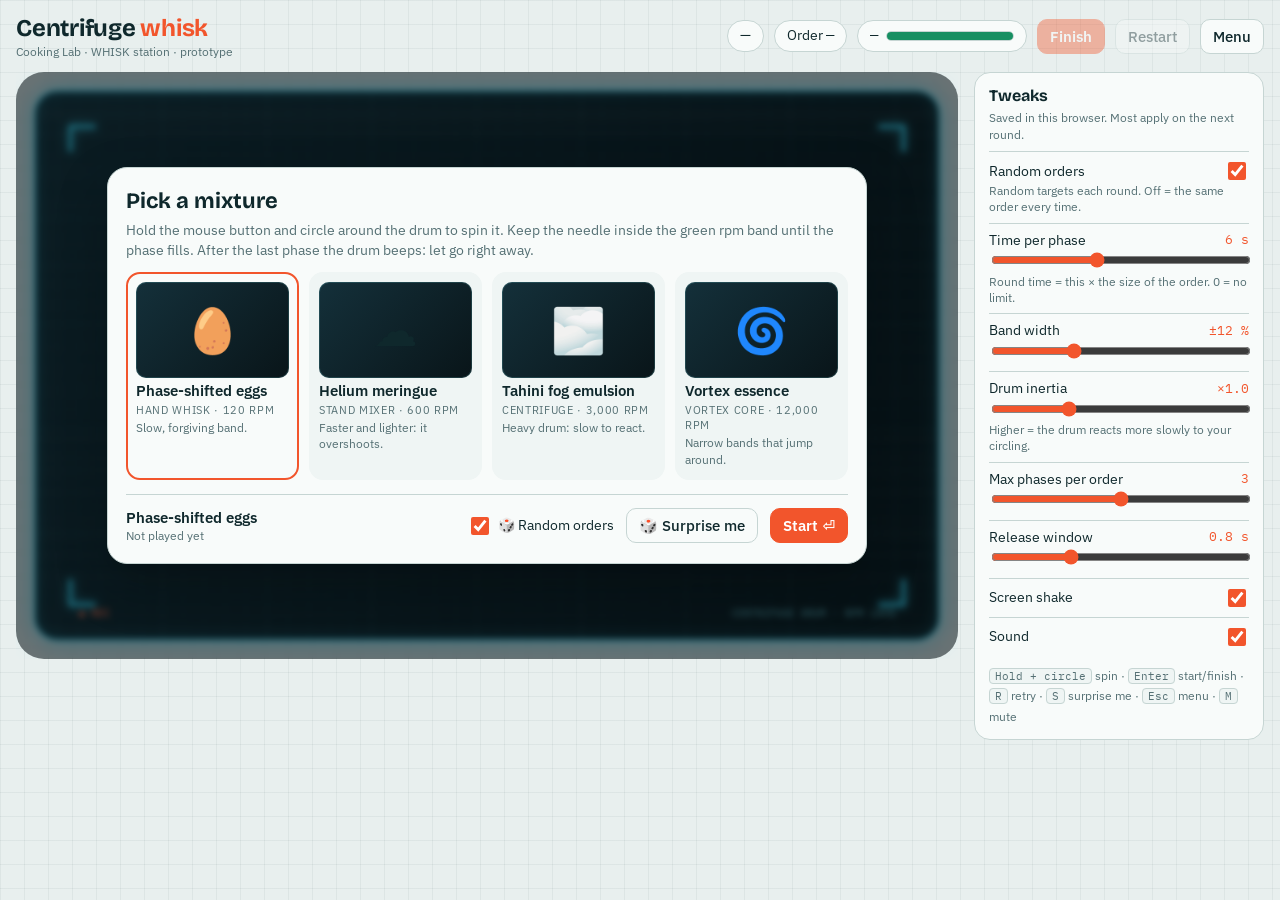
<file: minigames/centrifuge.html>
<!doctype html>
<html lang="en">
<head>
<meta charset="utf-8">
<meta name="viewport" content="width=device-width,initial-scale=1">
<title>Centrifuge whisk</title>
<link rel="stylesheet" href="kit.css">
</head>
<body>
<script src="specs.js"></script>
<script src="kit.js"></script>
<script>
"use strict";
/* Centrifuge whisk · WHISK
   Hold the mouse button and circle around the drum. Your circling speed drives the drum (with inertia).
   Keep the needle inside the rpm band until the phase fills, then the next band appears.
   After the last phase the drum beeps: release within the window. */
const CX=600,CY=300,R=150;
const VARS=[
 {id:'eggs',name:'Phase-shifted eggs',kind:'Hand whisk · 120 rpm',desc:'Slow, forgiving band.',icon:'🥚',col:'#FFF3D6',gear:1,base:120,inertia:.5},
 {id:'meringue',name:'Helium meringue',kind:'Stand mixer · 600 rpm',desc:'Faster and lighter: it overshoots.',icon:'☁️',col:'#E8F3FF',gear:4,base:600,inertia:.35},
 {id:'emulsion',name:'Tahini fog emulsion',kind:'Centrifuge · 3,000 rpm',desc:'Heavy drum: slow to react.',icon:'🌫️',col:'#EADFC8',gear:16,base:3000,inertia:1.1},
 {id:'essence',name:'Vortex essence',kind:'Vortex core · 12,000 rpm',desc:'Narrow bands that jump around.',icon:'🌀',col:'#9D88FF',gear:60,base:12000,inertia:.7,narrow:.6},
];
let S=null;
const rpmOf=w=>Math.abs(w)*60/(Math.PI*2);
MG.create({
  id:'centrifuge',name:'Centrifuge whisk',verb:'WHISK',plateLabel:'CENTRIFUGE DRUM · RPM LOCK',
  menuTitle:'Pick a mixture',
  intro:'Hold the mouse button and circle around the drum to spin it. Keep the needle inside the green rpm band until the phase fills. After the last phase the drum beeps: let go right away.',
  keys:'<kbd>Hold + circle</kbd> spin',
  variants:VARS,
  order(v,rand,K){const n=1+Math.floor(rand()*K.T.phases),ph=[];
    for(let i=0;i<n;i++){const c=Math.round(v.base*(.7+rand()*.8)/(v.base/20))*(v.base/20);ph.push({c,dur:2+Math.round(rand()*4)/2})}
    return{units:n,phases:ph,title:`${n} phase${n>1?'s':''} · ${v.name}`,subtitle:ph.map(p=>`${p.c} rpm × ${p.dur}s`).join(' → '),chip:ph.map(p=>p.c).join(' → ')+' rpm',label:'Hold rpm'}},
  start(K,o){if(S&&S.snd)S.snd.stop();S={v:o.variant,ph:o.phases.map(p=>({...p,held:0,spent:0,done:false})),i:0,w:0,mw:0,lastA:null,grip:false,ang:0,beepAt:null,release:null,snd:null,swirl:0}},
  stop(){if(S&&S.snd){S.snd.stop();S.snd=null}},
  down(K,x,y){S.grip=true;S.lastA=Math.atan2(y-CY,x-CX);if(!S.snd)S.snd=K.sfx.loop('sawtooth',60)},
  up(K){S.grip=false;S.lastA=null;if(S.beepAt!=null&&S.release==null){S.release=K.elapsed-S.beepAt;K.state='ending';
    const ok=S.release<=K.T.stopWin;ok?K.sfx.good():K.sfx.bad();setTimeout(()=>K.finish('done'),500)}},
  move(K,x,y){if(!S.grip)return;const a=Math.atan2(y-CY,x-CX);if(S.lastA!=null){let d=a-S.lastA;if(d>Math.PI)d-=Math.PI*2;if(d<-Math.PI)d+=Math.PI*2;S.acc=(S.acc||0)+d}S.lastA=a},
  update(K,dt){if(!S)return;const v=S.v;
    // mouse angular speed (rad/s), smoothed
    const inst=(S.acc||0)/Math.max(dt,1e-3);S.acc=0;S.mw+=(inst-S.mw)*(1-Math.exp(-dt/.12));if(!S.grip)S.mw*=Math.exp(-dt*8);
    const tau=v.inertia*K.T.inertia,target=S.grip?S.mw*v.gear:0;S.w+=(target-S.w)*(1-Math.exp(-dt/(S.grip?tau:tau*2.5)));
    S.ang+=S.w/v.gear*dt;S.swirl+=dt;
    const rpm=rpmOf(S.w);if(S.snd)S.snd.set(Math.min(.08,rpm/v.base*.05),40+rpm/v.base*140);
    if(!K.playing)return;
    const p=S.ph[S.i];
    if(p){const bw=p.c*K.T.band/100*(v.narrow||1);p.spent+=dt;const inB=Math.abs(rpm-p.c)<=bw;if(inB)p.held+=dt;
      if(p.held>=p.dur){p.done=true;S.i++;K.sfx.good();K.burst(CX,CY,{n:30,col:'#3CC48E',spd:220,life:.6});
        if(S.i>=S.ph.length){S.beepAt=K.elapsed;K.sfx.tone(1760,.25,.25,'square');K.toast('BEEP: release now!')}}}
    else if(S.beepAt!=null&&S.release==null&&K.elapsed-S.beepAt>2.5){S.release=K.elapsed-S.beepAt;K.state='ending';K.sfx.bad();setTimeout(()=>K.finish('done'),300)}},
  draw(K,g,now){if(!S)return;const{draw:D,C}=K,v=S.v,rpm=rpmOf(S.w),p=S.ph[Math.min(S.i,S.ph.length-1)],bw=p.c*K.T.band/100*(v.narrow||1);
    // drum + swirling mixture
    g.save();g.beginPath();g.arc(CX,CY,R,0,K.TAU);g.fillStyle='#0a1d22';g.fill();g.clip();
    for(let i=0;i<5;i++){g.save();g.translate(CX,CY);g.rotate(S.ang*(1-i*.12)+i);g.strokeStyle=v.col;g.globalAlpha=.18+i*.06;g.lineWidth=10-i;g.beginPath();
      for(let t=0;t<1;t+=.02){const r=t*R*.95,a=t*5;g.lineTo(Math.cos(a)*r,Math.sin(a)*r)}g.stroke();g.restore()}
    g.restore();D.ring(g,CX,CY,R,0,K.TAU,'rgba(127,243,255,.8)',3,C.cyan);
    // whisk blades
    g.save();g.translate(CX,CY);g.rotate(S.ang);for(let i=0;i<4;i++){g.rotate(Math.PI/2);g.strokeStyle='rgba(220,250,255,.75)';g.lineWidth=3;g.beginPath();g.ellipse(0,-R*.42,R*.12,R*.42,0,0,K.TAU);g.stroke()}g.restore();
    D.box(g,CX-22,CY-22,44,44,22,{fill:'#16353e',stroke:C.cyan,glow:C.cyan});
    // rpm gauge (arc above)
    const GR=R+40,a0=Math.PI*1.1,a1=Math.PI*1.9,mx=p.c*2,A=r=>a0+(a1-a0)*Math.min(1,r/mx);
    D.ring(g,CX,CY,GR,a0,a1,'rgba(127,243,255,.18)',14);
    D.ring(g,CX,CY,GR,A(p.c-bw),A(p.c+bw),'rgba(60,196,142,.85)',14,C.ok);
    const inB=Math.abs(rpm-p.c)<=bw,na=A(rpm);g.save();g.strokeStyle=inB?C.ok:C.accent;g.shadowColor=g.strokeStyle;g.shadowBlur=12;g.lineWidth=4;g.beginPath();g.moveTo(CX+Math.cos(na)*(GR-22),CY+Math.sin(na)*(GR-22));g.lineTo(CX+Math.cos(na)*(GR+16),CY+Math.sin(na)*(GR+16));g.stroke();g.restore();
    D.text(g,Math.round(rpm).toLocaleString('en-US')+' rpm',CX,CY+R+34,{font:'700 30px "IBM Plex Mono", monospace',col:inB?'#B9FFDF':C.ink,glow:inB?C.ok:C.cyan});
    D.text(g,`target ${p.c.toLocaleString('en-US')} ±${Math.round(bw)}`,CX,CY+R+60,{font:'500 12px "IBM Plex Mono", monospace',col:C.dim});
    // phase list
    const lx=790;S.ph.forEach((q,i)=>{const y=110+i*54;D.box(g,lx-6,y-18,96,44,8,{fill:i===S.i?'rgba(63,224,255,.12)':'rgba(6,18,22,.7)',stroke:q.done?C.ok:i===S.i?C.cyan:'rgba(127,243,255,.25)'});
      D.text(g,q.c.toLocaleString('en-US'),lx+42,y-4,{font:'700 14px "IBM Plex Mono", monospace'});
      g.fillStyle='rgba(127,243,255,.15)';g.fillRect(lx,y+10,84,5);g.fillStyle=q.done?C.ok:C.cyan;g.fillRect(lx,y+10,84*Math.min(1,q.held/q.dur),5)});
    if(S.beepAt!=null&&S.release==null&&Math.floor(now/150)%2){D.text(g,'RELEASE!',CX,CY-R-70,{font:'800 34px "Bricolage Grotesque", sans-serif',col:C.accent,glow:C.accent})}
    if(!S.grip&&K.playing&&S.beepAt==null){g.save();g.setLineDash([6,8]);D.ring(g,CX,CY,R*.75,now/400,now/400+Math.PI*1.6,'rgba(255,255,255,.35)',2);g.restore()}
    K.hint(K.playing?(S.beepAt!=null?'let go of the mouse!':'hold the button and circle around the drum'):'')},
  panel(K){if(!S)return{};const p=S.ph[Math.min(S.i,S.ph.length-1)];return{big:p.c.toLocaleString('en-US')+' <small>rpm</small>',
    sub:S.i>=S.ph.length?'beep! release':`phase ${S.i+1}/${S.ph.length} · ${Math.max(0,p.dur-p.held).toFixed(1)} s to hold`,slots:S.ph.map(q=>q.done?(q.held/q.spent>.7?'ok':'warn'):'')}},
  evaluate(K){const ph=S.ph,eff=ph.map(q=>q.done?Math.min(1,q.held/Math.max(q.spent,q.dur)):Math.min(1,q.held/q.dur)*.5);
    const phaseScore=eff.reduce((a,b)=>a+b,0)/ph.length,stop=S.release==null?0:Math.max(0,1-Math.max(0,S.release-.15)/K.T.stopWin);
    return{score:100*(phaseScore*.8+stop*.2),
      lines:[...ph.map((q,i)=>[`Phase ${i+1} · ${q.c} rpm`,q.done?`${Math.round(q.held/q.spent*100)}% in band`:`${Math.round(q.held/q.dur*100)}% held`]),['Release after beep',S.release==null?'—':S.release.toFixed(2)+' s']],
      bars:{items:ph.map((q,i)=>({v:Math.round(eff[i]*100),label:'P'+(i+1),cls:eff[i]>.75?'ok':eff[i]>.45?'warn':'bad'})),max:100},
      note:'Phase score = share of time spent inside the band. 20% of the score is the release timing.'}},
});
</script>
</body>
</html>
</file>
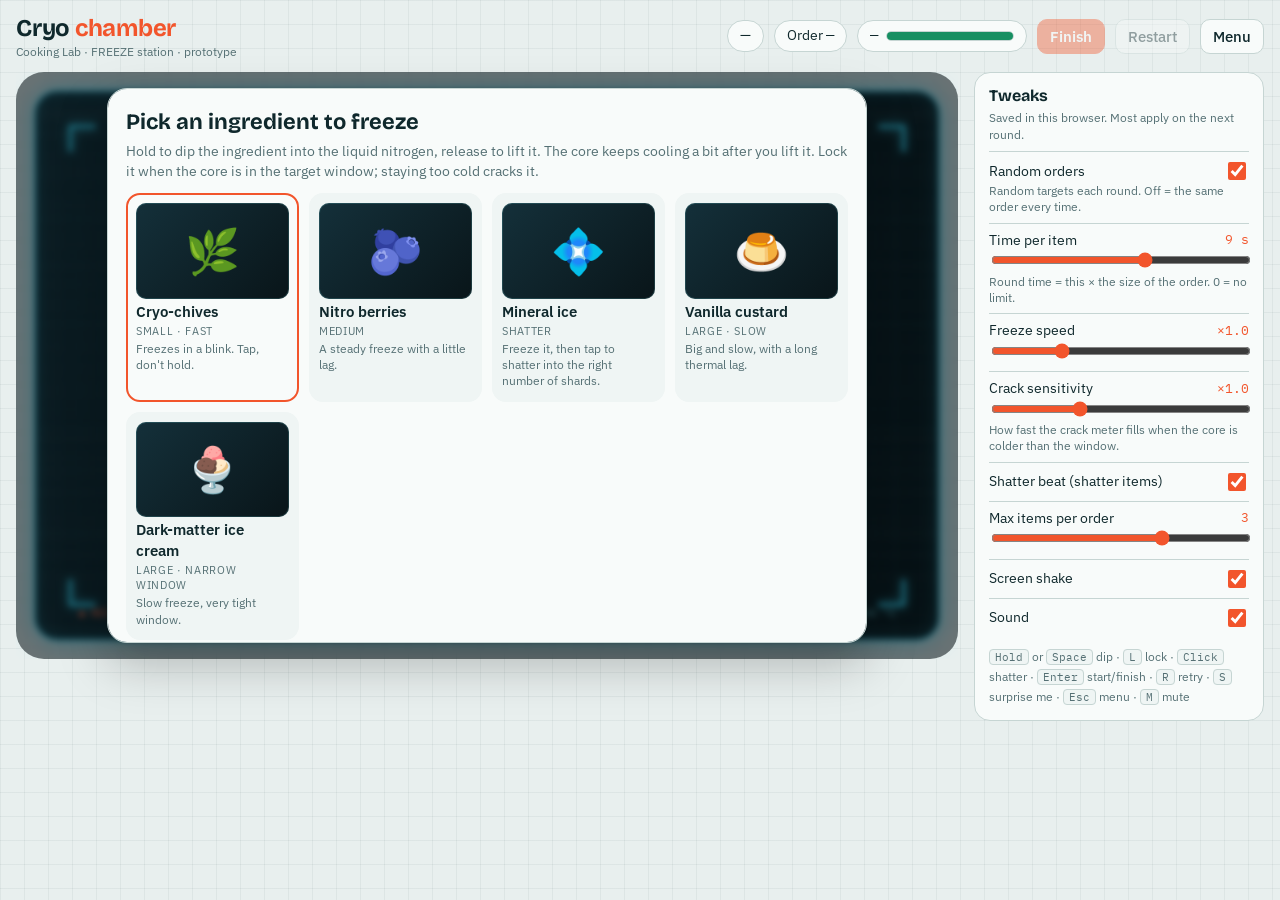
<file: minigames/cryo.html>
<!doctype html>
<html lang="en">
<head>
<meta charset="utf-8">
<meta name="viewport" content="width=device-width,initial-scale=1">
<title>Cryo chamber</title>
<link rel="stylesheet" href="kit.css">
</head>
<body>
<script src="specs.js"></script>
<script src="kit.js"></script>
<script>
"use strict";
/* Cryo chamber · FREEZE
   Hold the mouse (or Space) to lower the ingredient into the liquid nitrogen, release to lift it.
   The core temperature keeps falling a little after you lift it (thermal lag). Lock it when the core
   is in the target window. Staying too cold cracks it. Some items then need shattering into N shards. */
const BATH={x:670,y:400,w:280,h:110},TOPY=170,GR={x:300,y:330,w:190,h:150},LOCKB={x:740,y:80,w:120,h:44};
const VARS=[
 {id:'chives',name:'Cryo-chives',kind:'Small · fast',desc:'Freezes in a blink. Tap, don\'t hold.',icon:'🌿',col:'#4CAF50',k:.9,lo:-60,hi:-20,size:.6},
 {id:'berries',name:'Nitro berries',kind:'Medium',desc:'A steady freeze with a little lag.',icon:'🫐',col:'#D6336C',k:.45,lo:-80,hi:-40,size:.8},
 {id:'ice',name:'Mineral ice',kind:'Shatter',desc:'Freeze it, then tap to shatter into the right number of shards.',icon:'💠',col:'#BFE9FF',k:.5,lo:-120,hi:-80,size:.8,shards:1},
 {id:'custard',name:'Vanilla custard',kind:'Large · slow',desc:'Big and slow, with a long thermal lag.',icon:'🍮',col:'#FFE9A8',k:.18,lo:-40,hi:-15,size:1.1},
 {id:'cream',name:'Dark-matter ice cream',kind:'Large · narrow window',desc:'Slow freeze, very tight window.',icon:'🍨',col:'#4A3A8B',k:.22,lo:-150,hi:-110,size:1,tight:.6},
];
let S=null;
const fmtT=t=>(t<0?'−':'')+Math.abs(t).toFixed(0)+' °C';
MG.create({
  id:'cryo',name:'Cryo chamber',verb:'FREEZE',plateLabel:'CRYO CHAMBER · LN₂ −196 °C',
  menuTitle:'Pick an ingredient to freeze',
  intro:'Hold to dip the ingredient into the liquid nitrogen, release to lift it. The core keeps cooling a bit after you lift it. Lock it when the core is in the target window; staying too cold cracks it.',
  keys:'<kbd>Hold</kbd> or <kbd>Space</kbd> dip · <kbd>L</kbd> lock · <kbd>Click</kbd> shatter',
  variants:VARS,
  order(v,rand,K){const n=1+Math.floor(rand()*K.T.maxItems),it=[];
    for(let i=0;i<n;i++){const w=(v.hi-v.lo)*(v.tight||1)*.3,c=Math.round(v.lo+w+rand()*(v.hi-v.lo-2*w)),sh=v.shards?3+Math.floor(rand()*4):0;it.push({lo:c-Math.round(w/2),hi:c+Math.round(w/2),sh})}
    return{units:n,items:it,title:`${n} × ${v.name}`,subtitle:it.map(t=>`${fmtT(t.lo)} … ${fmtT(t.hi)}${t.sh?` · ${t.sh} shards`:''}`).join(' · '),chip:it.map(t=>fmtT((t.lo+t.hi)/2)).join(' · '),label:'Core target'}},
  start(K,o){if(S&&S.snd)S.snd.stop();S={v:o.variant,items:o.items.map(t=>({...t,got:null,crack:0,shards:0})),i:0,T:20,depth:0,dip:false,crack:0,hist:[],histT:0,phase:'freeze',shards:0,snd:null,fog:0}},
  stop(){if(S&&S.snd){S.snd.stop();S.snd=null}},
  down(K,x,y){if(x>LOCKB.x&&x<LOCKB.x+LOCKB.w&&y>LOCKB.y&&y<LOCKB.y+LOCKB.h){lock(K);return}
    if(S.phase==='shatter'){shatter(K,x,y);return}S.dip=true},
  up(){S.dip=false},
  key(K,k,down){if(k===' '){if(S.phase==='freeze')S.dip=down;else if(down)shatter(K,600,300);return true}if(down&&k==='l'){lock(K);return true}},
  update(K,dt){if(!S)return;const v=S.v,it=S.items[S.i];
    S.depth+=((S.dip&&K.playing&&S.phase==='freeze'?1:0)-S.depth)*(1-Math.exp(-dt*9));
    // surface temperature follows bath when submerged, air when lifted; core follows surface with lag
    const sub=S.depth>.55,env=sub?-196:20,k=v.k*K.T.speed;
    S.surf=(S.surf??20)+(env-(S.surf??20))*(1-Math.exp(-dt*k*(sub?3:.25)));
    S.T+=(S.surf-S.T)*(1-Math.exp(-dt*k*(sub?1:.6)));
    if(it&&K.playing&&S.phase==='freeze'&&S.T<it.lo){S.crack=Math.min(1,S.crack+dt*(it.lo-S.T)/60*K.T.crack);if(S.crack>=1&&!S.cracked){S.cracked=true;K.sfx.bad();K.shake(6);K.toast('Cracked!')}}
    if(S.snd)S.snd.set(sub?.08:0,sub?1400:900);else if(sub&&K.playing)S.snd=K.sfx.loop('noise',1400,'highpass');
    if(sub&&Math.random()<dt*30)K.burst(BATH.x+(Math.random()-.5)*80,BATH.y-BATH.h/2,{n:2,col:'rgba(200,240,255,.6)',spd:40,dir:-Math.PI/2,spread:1,life:1.2,r:5});
    if((S.histT+=dt)>.05){S.histT=0;S.hist.push(S.T);if(S.hist.length>200)S.hist.shift()}},
  draw(K,g,now){if(!S)return;const{draw:D,C}=K,v=S.v,it=S.items[Math.min(S.i,S.items.length-1)];
    // bath
    const b=BATH;D.box(g,b.x-b.w/2,b.y-b.h/2,b.w,b.h+30,16,{fill:'#0b2230',stroke:C.cyan,glow:C.cyan});
    const lg=g.createLinearGradient(0,b.y-b.h/2,0,b.y+b.h/2);lg.addColorStop(0,'rgba(140,220,255,.55)');lg.addColorStop(1,'rgba(40,90,160,.35)');g.fillStyle=lg;g.fillRect(b.x-b.w/2+6,b.y-b.h/2+14+Math.sin(now/400)*2,b.w-12,b.h);
    for(let i=0;i<6;i++){g.fillStyle='rgba(220,245,255,.06)';g.beginPath();g.ellipse(b.x-110+i*44+Math.sin(now/700+i)*10,b.y-b.h/2+6,40,12,0,0,K.TAU);g.fill()}
    // claw + item
    const iy=TOPY+S.depth*(b.y-TOPY-10);g.strokeStyle='rgba(200,240,255,.8)';g.lineWidth=3;g.beginPath();g.moveTo(b.x,60);g.lineTo(b.x,iy-30*v.size);g.stroke();
    D.box(g,b.x-26,iy-34*v.size-6,52,10,4,{fill:'#16353e',stroke:C.cyan});
    const frost=Math.max(0,Math.min(1,(20-S.T)/150)),r=30*v.size;
    g.save();g.shadowColor=frost>.4?'#BFF6FF':v.col;g.shadowBlur=12+frost*20;g.fillStyle=v.col;g.beginPath();g.arc(b.x,iy,r,0,K.TAU);g.fill();
    g.globalAlpha=frost*.85;g.fillStyle='#E9FDFF';g.beginPath();g.arc(b.x,iy,r,0,K.TAU);g.fill();g.restore();
    if(S.crack>.05){g.save();g.strokeStyle=`rgba(255,99,112,${.3+S.crack*.7})`;g.lineWidth=1.5;const n=Math.ceil(S.crack*7);for(let i=0;i<n;i++){const a=i*2.4;g.beginPath();g.moveTo(b.x,iy);g.lineTo(b.x+Math.cos(a)*r*.6,iy+Math.sin(a)*r*.6);g.lineTo(b.x+Math.cos(a+.4)*r,iy+Math.sin(a+.4)*r);g.stroke()}g.restore()}
    if(S.phase==='shatter'){for(let i=0;i<S.shards;i++){const a=i/Math.max(1,S.shards)*K.TAU+now/2000;g.fillStyle='#E9FDFF';g.globalAlpha=.8;g.beginPath();g.moveTo(b.x+Math.cos(a)*(r+20),iy+Math.sin(a)*(r+20));g.lineTo(b.x+Math.cos(a+.2)*(r+34),iy+Math.sin(a+.2)*(r+34));g.lineTo(b.x+Math.cos(a-.15)*(r+30),iy+Math.sin(a-.15)*(r+30));g.fill()}g.globalAlpha=1;
      D.text(g,`TAP TO SHATTER · ${S.shards}/${it.sh}`,b.x,iy+r+44,{font:'700 16px "IBM Plex Mono", monospace',col:C.cyan2,glow:C.cyan})}
    // core readout + graph
    const inW=S.T>=it.lo&&S.T<=it.hi;
    D.box(g,GR.x-10,GR.y-70,GR.w+20,GR.h+90,10,{fill:'rgba(6,18,22,.85)',stroke:'rgba(127,243,255,.35)'});
    D.text(g,'CORE',GR.x,GR.y-52,{align:'left',font:'600 11px "IBM Plex Mono", monospace',col:C.cyan2});
    D.text(g,fmtT(S.T),GR.x+GR.w,GR.y-40,{align:'right',font:'700 30px "IBM Plex Mono", monospace',col:inW?'#B9FFDF':C.ink,glow:inW?C.ok:C.cyan});
    const Y=t=>GR.y+GR.h-(t+200)/220*GR.h;g.fillStyle='rgba(60,196,142,.2)';g.fillRect(GR.x,Y(it.hi),GR.w,Y(it.lo)-Y(it.hi));g.strokeStyle=C.ok;g.strokeRect(GR.x,Y(it.hi),GR.w,Y(it.lo)-Y(it.hi));
    D.line(g,S.hist.map((t,i)=>[GR.x+i/200*GR.w,Y(t)]),C.cyan,2,C.cyan);
    D.text(g,'crack',GR.x,GR.y+GR.h+12,{align:'left',font:'500 10px "IBM Plex Mono", monospace',col:C.dim});
    g.fillStyle='rgba(255,99,112,.15)';g.fillRect(GR.x+40,GR.y+GR.h+8,GR.w-40,8);g.fillStyle=C.bad;g.fillRect(GR.x+40,GR.y+GR.h+8,(GR.w-40)*S.crack,8);
    // items + lock
    S.items.forEach((q,i)=>{const x=740,y=150+i*46;D.box(g,x,y-16,120,36,8,{fill:i===S.i?'rgba(63,224,255,.12)':'rgba(6,18,22,.7)',stroke:i===S.i?C.cyan:'rgba(127,243,255,.25)'});
      D.text(g,`${q.lo}…${q.hi}°`,x+8,y-4,{align:'left',font:'700 12px "IBM Plex Mono", monospace'});
      if(q.got!=null)D.text(g,fmtT(q.got)+(q.sh?` · ${q.shards}/${q.sh}`:''),x+8,y+11,{align:'left',font:'500 10px "IBM Plex Mono", monospace',col:q.got>=q.lo&&q.got<=q.hi&&q.crack<1?C.ok:C.warn})});
    D.box(g,LOCKB.x,LOCKB.y,LOCKB.w,LOCKB.h,10,{fill:'rgba(255,110,74,.18)',stroke:C.accent,glow:C.accent});D.text(g,S.phase==='shatter'?'DONE':'LOCK',LOCKB.x+60,LOCKB.y+16,{font:'700 13px "IBM Plex Mono", monospace',col:'#FFD9CC'});D.text(g,'L',LOCKB.x+60,LOCKB.y+32,{font:'500 10px "IBM Plex Mono", monospace',col:C.dim});
    K.hint(K.playing?(S.phase==='shatter'?'click the ingredient to break off shards, then DONE':'hold to dip · release to lift · L to lock'):'')},
  panel(K){if(!S)return{};const it=S.items[Math.min(S.i,S.items.length-1)];return{big:`${it.lo}…${it.hi} <small>°C</small>`,sub:`item ${Math.min(S.i+1,S.items.length)}/${S.items.length} · core ${fmtT(S.T)}`,
    slots:S.items.map(q=>q.got==null?'':q.score>.85?'ok':q.score>.4?'warn':'')}},
  evaluate(K){if(S.i<S.items.length&&S.phase==='freeze'&&S.T<15)record(K);else if(S.phase==='shatter')S.items[S.i].shards=S.shards,S.items[S.i].score=itemScore(S.items[S.i]);
    const it=S.items,sc=it.map(q=>q.got==null?0:q.score);
    return{score:100*sc.reduce((a,b)=>a+b,0)/sc.length,
      lines:it.map((q,i)=>[`Item ${i+1} · ${q.lo}…${q.hi} °C`,q.got==null?'missing':`${fmtT(q.got)}${q.crack>=1?' · cracked':''}${q.sh?` · ${q.shards}/${q.sh} shards`:''}`]),
      bars:{items:it.map((q,i)=>({v:Math.round(sc[i]*100),label:q.got==null?'—':fmtT(q.got),cls:sc[i]>.85?'ok':sc[i]>.4?'warn':'bad'})),max:100},
      note:'Distance outside the window costs points; a cracked item caps at 40.'}},
});
function itemScore(q){const w=q.hi-q.lo,d=q.got<q.lo?q.lo-q.got:q.got>q.hi?q.got-q.hi:0;let s=Math.max(0,1-d/(w*1.5));if(q.crack>=1)s=Math.min(s,.4);if(q.sh)s*=Math.max(0,1-Math.abs(q.shards-q.sh)/q.sh);return s}
function record(K){const q=S.items[S.i];q.got=S.T;q.crack=S.crack;q.score=itemScore(q)}
function next(K){S.i++;S.T=20;S.surf=20;S.crack=0;S.cracked=false;S.hist=[];S.phase='freeze';S.shards=0;S.dip=false;
  if(S.i>=S.items.length){K.state='ending';setTimeout(()=>K.finish('done'),500)}}
function lock(K){if(!K.playing||S.i>=S.items.length)return;const q=S.items[S.i];
  if(S.phase==='shatter'){q.shards=S.shards;q.score=itemScore(q);q.shards===q.sh?K.sfx.good():K.sfx.bad();next(K);return}
  record(K);const inW=q.got>=q.lo&&q.got<=q.hi;inW&&q.crack<1?K.sfx.good():K.sfx.bad();K.toast(inW?'In the window':'Outside the window');
  if(q.sh&&K.T.shatter){S.phase='shatter';S.shards=0;S.dip=false}else{if(q.sh)q.shards=q.sh,q.score=itemScore(q);next(K)}}
function shatter(K,x,y){S.shards++;K.sfx.tink();K.burst(BATH.x,TOPY,{n:14,col:'#E9FDFF',spd:220,life:.5,r:2.5});K.shake(3)}
</script>
</body>
</html>
</file>
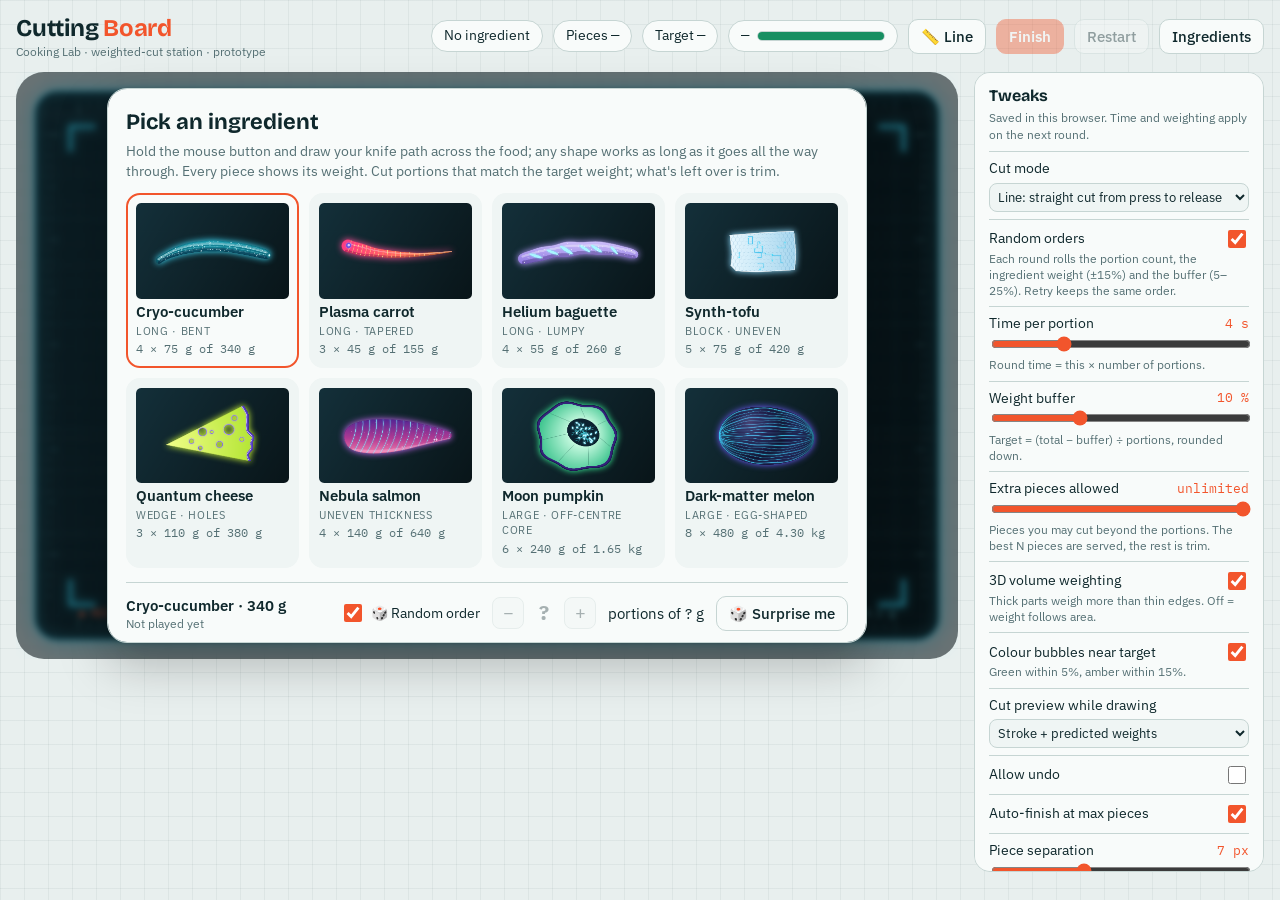
<file: minigames/cutting-board.html>
<!doctype html>
<html lang="en">
<head>
<meta charset="utf-8">
<meta name="viewport" content="width=device-width,initial-scale=1">
<title>Cutting Board</title>
<link rel="preconnect" href="https://fonts.googleapis.com">
<link rel="stylesheet" href="https://fonts.googleapis.com/css2?family=Bricolage+Grotesque:opsz,wght@12..96,500;12..96,700;12..96,800&family=IBM+Plex+Sans:wght@400;500;600&family=IBM+Plex+Mono:wght@400;500;600;700&display=swap">
<style>
/* Cooking Lab palette (same tokens as the GDD) */
:root{
  --bg:#E8EFEE; --panel:#F8FBFA; --panel2:#EFF5F4; --ink:#0F282C; --muted:#557074; --line:#C6D5D3;
  --accent:#F2552C; --violet:#6A4BE0; --cyan:#0BA5C4; --ok:#178F62; --warn:#C98F00; --bad:#CC2F3C; --grid:rgba(15,40,44,.05);
  --f:"IBM Plex Sans","Segoe UI",system-ui,sans-serif; --mono:"IBM Plex Mono",ui-monospace,Consolas,monospace; --disp:"Bricolage Grotesque","Segoe UI",system-ui,sans-serif;
  color-scheme:light;
}
@media (prefers-color-scheme:dark){:root:not([data-theme="light"]){
  --bg:#0D1A1C; --panel:#14262A; --panel2:#1A2F33; --ink:#E2EFED; --muted:#8CA6A8; --line:#29403F;
  --accent:#FF6E4A; --violet:#9D88FF; --cyan:#3FE0FF; --ok:#3CC48E; --warn:#E8B53A; --bad:#FF6370; --grid:rgba(226,239,237,.04); color-scheme:dark}}
:root[data-theme="dark"]{
  --bg:#0D1A1C; --panel:#14262A; --panel2:#1A2F33; --ink:#E2EFED; --muted:#8CA6A8; --line:#29403F;
  --accent:#FF6E4A; --violet:#9D88FF; --cyan:#3FE0FF; --ok:#3CC48E; --warn:#E8B53A; --bad:#FF6370; --grid:rgba(226,239,237,.04); color-scheme:dark}
*{box-sizing:border-box}
html,body{margin:0;height:100%}
body{background:var(--bg);color:var(--ink);font:15px/1.4 var(--f);
  background-image:linear-gradient(var(--grid) 1px,transparent 1px),linear-gradient(90deg,var(--grid) 1px,transparent 1px);background-size:24px 24px}
h1,h2,h3{font-family:var(--disp)}
button{font:inherit;color:inherit;cursor:pointer}
.app{min-height:100%;display:flex;flex-direction:column;gap:12px;padding:12px 16px}
header{display:flex;align-items:center;gap:16px;flex-wrap:wrap}
.brand h1{margin:0;font-size:24px;font-weight:700;letter-spacing:-.01em}
.brand h1 span{color:var(--accent)}
.brand small{display:block;color:var(--muted);font-size:12px;margin-top:-2px}
.hud{display:flex;align-items:center;gap:10px;flex-wrap:wrap;margin-left:auto}
.chip{background:var(--panel);border:1px solid var(--line);border-radius:999px;padding:5px 12px;font-size:14px;white-space:nowrap}
.chip b{font-family:var(--mono);font-weight:700}
.timer{display:flex;align-items:center;gap:8px;min-width:170px}
.tbar{flex:1;height:10px;border-radius:6px;background:var(--panel2);overflow:hidden;border:1px solid var(--line)}
.tfill{height:100%;background:var(--ok);width:100%;transition:background .2s}
.timer.low .tfill{background:var(--bad)}
.timer.low b{color:var(--bad);animation:pulse .5s infinite alternate}
@keyframes pulse{to{transform:scale(1.15)}}
.btn{background:var(--panel);border:1px solid var(--line);border-radius:10px;padding:6px 12px;font-weight:500}
.btn:hover{border-color:var(--accent)}
.btn.primary{background:var(--accent);border-color:var(--accent);color:#fff;font-weight:600}
.btn:disabled{opacity:.4;cursor:default}
main{flex:1;display:flex;gap:16px;align-items:flex-start;min-height:0}
.stagewrap{flex:1;min-width:0;display:flex;justify-content:center}
.stage{position:relative;width:min(100%,calc((100vh - 110px) * 900 / 560));aspect-ratio:900/560}
canvas#c{width:100%;height:100%;display:block;touch-action:none;cursor:crosshair}
.overlay{position:absolute;inset:0;display:flex;align-items:center;justify-content:center;padding:16px}
.overlay[hidden]{display:none}
#menu{background:rgba(4,14,18,.55);backdrop-filter:blur(3px);border-radius:28px}
.menucard{background:var(--panel);border:1px solid var(--line);border-radius:20px;padding:18px;max-width:760px;width:100%;box-shadow:0 20px 50px rgba(0,0,0,.25);max-height:100%;overflow:auto}
.menucard h2{margin:0 0 4px;font-size:22px}
.menucard p{margin:0 0 12px;color:var(--muted);font-size:14px}
.grid{display:grid;grid-template-columns:repeat(auto-fill,minmax(150px,1fr));gap:10px}
.card{background:var(--panel2);border:2px solid transparent;border-radius:14px;padding:8px;text-align:left;display:flex;flex-direction:column;gap:2px}
.card canvas{width:100%;aspect-ratio:900/560;display:block}
.card .nm{font-weight:600}
.card .meta{font-size:12px;color:var(--muted);font-family:var(--mono)}
.card.sel{border-color:var(--accent);background:var(--panel)}
.card .kind{font-size:11px;text-transform:uppercase;letter-spacing:.06em;color:var(--muted)}
.startbar{display:flex;align-items:center;gap:12px;flex-wrap:wrap;margin-top:14px;padding-top:12px;border-top:1px solid var(--line)}
.stepper{display:flex;align-items:center;gap:6px}
.stepper button{width:32px;height:32px;border-radius:8px;border:1px solid var(--line);background:var(--panel2);font-size:18px;line-height:1}
.stepper b{font-family:var(--mono);font-size:20px;min-width:28px;text-align:center}
.startbar .sp{flex:1}
#banner{pointer-events:none}
#banner div{font-family:var(--disp);font-size:clamp(26px,5vw,56px);font-weight:800;color:#E9FDFF;text-shadow:0 0 18px rgba(63,224,255,.85),0 0 40px rgba(63,224,255,.4);text-align:center;animation:pop .35s cubic-bezier(.3,1.6,.5,1)}
#banner small{display:block;font-size:.45em;font-weight:500}
@keyframes pop{from{transform:scale(.5);opacity:0}}
#hudL{position:absolute;left:2.2%;top:3%;display:flex;flex-direction:column;align-items:flex-start;gap:8px;pointer-events:none;z-index:2}
#hudL[hidden]{display:none}
#bFinish2{pointer-events:auto;font-size:16px;padding:9px 18px;box-shadow:0 0 18px rgba(255,110,74,.45)}
#bFinish2:disabled{opacity:.35}
.otimer{margin-top:8px;padding-top:7px;border-top:1px solid rgba(127,243,255,.2)}
.otimer[hidden]{display:none}
.otrow{display:flex;align-items:baseline;justify-content:space-between;gap:12px}
.otrow b{font:700 clamp(22px,2.8vw,34px) var(--mono);color:#E2F6FF;text-shadow:0 0 12px rgba(63,224,255,.5)}
.obar{height:8px;border-radius:4px;background:rgba(127,243,255,.12);overflow:hidden;margin-top:4px}
.obar div{height:100%;width:100%;background:#3CC48E;box-shadow:0 0 10px #3CC48E}
.otimer.low b{color:#FF6370;text-shadow:0 0 14px #FF6370;animation:pulse .5s infinite alternate;display:inline-block}
.otimer.low .obar div{background:#FF6370;box-shadow:0 0 10px #FF6370}
#order{background:rgba(6,18,22,.88);color:#E2F6FF;border-radius:10px;padding:8px 16px 10px;box-shadow:0 0 24px rgba(63,224,255,.25),inset 0 0 0 1px rgba(127,243,255,.15);border:1.5px solid rgba(63,224,255,.7);backdrop-filter:blur(4px)}
.olabel{font:600 11px var(--mono);text-transform:uppercase;letter-spacing:.12em;color:#7FF3FF}
.obig{font-family:var(--mono);font-weight:700;font-size:clamp(26px,3.6vw,44px);line-height:1.05;text-shadow:0 0 14px rgba(63,224,255,.45)}
.obig small{font-size:.55em;color:#8FB6BF}
.osub{font:12px var(--mono);color:#9CC0C8}
.slots{display:flex;gap:5px;margin-top:6px;flex-wrap:wrap;max-width:260px}
.slots i{width:18px;height:18px;transform:rotate(45deg) scale(.8);border-radius:3px;border:2px solid #36606a;background:transparent}
.slots i.ok{background:#3CC48E;border-color:#3CC48E;box-shadow:0 0 10px #3CC48E}.slots i.warn{background:#E8B53A;border-color:#E8B53A;box-shadow:0 0 8px #E8B53A}
.rnd{display:flex;align-items:center;gap:6px;font-size:14px;cursor:pointer}
.rnd input{accent-color:var(--accent);width:18px;height:18px}
.stepper.off{opacity:.35;pointer-events:none}
#toast{position:absolute;left:50%;top:14px;transform:translateX(-50%);background:var(--ink);color:var(--panel);padding:6px 14px;border-radius:999px;font-weight:500;font-size:14px;pointer-events:none;opacity:0;transition:opacity .2s}
#toast.on{opacity:.92}
#result{align-items:flex-start;justify-content:flex-end;pointer-events:none}
.rcard{pointer-events:auto;background:var(--panel);border:1px solid var(--line);border-radius:18px;padding:14px 16px;width:300px;max-width:100%;box-shadow:0 16px 40px rgba(0,0,0,.25);animation:pop .3s ease-out}
.rcard.min .rbody{display:none}
.rhead{display:flex;align-items:center;gap:12px}
.score{font-family:var(--mono);font-size:44px;font-weight:700;line-height:1}
.stars{font-size:22px;color:var(--warn);letter-spacing:2px}
.grade{font-weight:600}
.rtop{display:flex;justify-content:space-between;align-items:flex-start}
.rtop .btn{padding:2px 8px;font-size:12px}
.stats{font-size:13px;color:var(--muted);margin:8px 0;font-family:var(--mono)}
.bars{position:relative;height:110px;display:flex;align-items:flex-end;gap:4px;padding:0 2px;border-bottom:1px solid var(--line);margin:6px 0 22px}
.bar{flex:1;position:relative;border-radius:5px 5px 0 0;min-width:6px}
.bar span{position:absolute;bottom:-18px;left:50%;transform:translateX(-50%);font-size:10px;font-family:var(--mono);color:var(--muted);white-space:nowrap}
.tline{position:absolute;left:0;right:0;border-top:2px dashed var(--ink);opacity:.5}
.tline i{position:absolute;right:0;top:-16px;font-size:10px;font-style:normal;font-family:var(--mono)}
.rbtns{display:flex;gap:6px;flex-wrap:wrap}
.best{font-size:12px;color:var(--muted)}
aside{width:290px;flex-shrink:0;background:var(--panel);border:1px solid var(--line);border-radius:16px;padding:12px 14px;max-height:calc(100vh - 100px);overflow:auto}
aside h3{margin:0 0 2px;font-size:16px}
aside .sub{font-size:12px;color:var(--muted);margin-bottom:8px}
.tw{padding:7px 0;border-top:1px solid var(--line);font-size:14px}
.tw label{display:flex;justify-content:space-between;align-items:center;gap:8px}
.tw output{font-family:var(--mono);font-size:13px;color:var(--accent)}
.tw input[type=range]{width:100%;accent-color:var(--accent)}
.tw select{width:100%;margin-top:4px;font:inherit;font-size:13px;padding:4px;border-radius:8px;border:1px solid var(--line);background:var(--panel2);color:var(--ink)}
.tw input[type=checkbox]{accent-color:var(--accent);width:18px;height:18px}
.tw .h{font-size:11.5px;color:var(--muted)}
.keys{font-size:12px;color:var(--muted);margin-top:10px;line-height:1.7}
kbd{font-family:var(--mono);font-size:11px;background:var(--panel2);border:1px solid var(--line);border-radius:4px;padding:0 5px}
html.embed .brand{display:none}
html.embed .app{padding-top:10px}
@media (max-width:980px){main{flex-direction:column;align-items:stretch}aside{width:auto;max-height:none}.stage{width:100%}}
</style>
</head>
<body>
<div class="app">
  <header>
    <div class="brand"><h1>Cutting <span>Board</span></h1><small>Cooking Lab · weighted-cut station · prototype</small></div>
    <div class="hud">
      <div class="chip" id="hIng">—</div>
      <div class="chip">Pieces <b id="hCount">0/0</b></div>
      <div class="chip" id="hTargetChip">Target <b id="hTarget">—</b></div>
      <div class="chip timer" id="hTimer"><b id="hTime">20.0</b><div class="tbar"><div class="tfill" id="hFill"></div></div></div>
      <button class="btn" id="bMode" title="Switch cut mode (C)">✏️ Stroke</button>
      <button class="btn" id="bUndo" title="Undo (Z)">Undo</button>
      <button class="btn primary" id="bFinish" title="Finish (Enter)">Finish</button>
      <button class="btn" id="bRestart" title="Restart (R)">Restart</button>
      <button class="btn" id="bMenu" title="Ingredients (Esc)">Ingredients</button>
    </div>
  </header>
  <main>
    <div class="stagewrap"><div class="stage" id="stage">
      <canvas id="c"></canvas>
      <div id="hudL" hidden>
        <div id="order"><div class="olabel">Portion target</div><div class="obig" id="oBig">—</div><div class="osub" id="oSub"></div><div class="slots" id="oSlots"></div>
          <div class="otimer" id="oTimer"><div class="otrow"><span class="olabel">Time left</span><b id="oTime">—</b></div><div class="obar"><div id="oFill"></div></div></div></div>
        <button class="btn primary" id="bFinish2" title="Finish (Enter)">✓ Finish</button>
      </div>
      <div id="toast"></div>
      <div class="overlay" id="banner" hidden></div>
      <div class="overlay" id="result" hidden></div>
      <div class="overlay" id="menu">
        <div class="menucard">
          <h2>Pick an ingredient</h2>
          <p>Hold the mouse button and draw your knife path across the food; any shape works as long as it goes all the way through. Every piece shows its weight. Cut portions that match the target weight; what's left over is trim.</p>
          <div class="grid" id="grid"></div>
          <div class="startbar">
            <div><div class="nm" id="selName" style="font-weight:600">—</div><div class="best" id="selBest"></div></div>
            <div class="sp"></div>
            <label class="rnd" title="Random portion count, total weight and buffer each round"><input type="checkbox" id="rndChk">🎲 Random order</label>
            <div class="stepper" id="pStep"><button id="pMinus">−</button><b id="pVal">4</b><button id="pPlus">+</button></div>
            <span id="pDesc">portions</span>
            <button class="btn" id="bSurprise" title="Random ingredient and random portions">🎲 Surprise me</button>
            <button class="btn primary" id="bStart">Start ⏎</button>
          </div>
        </div>
      </div>
    </div></div>
    <aside>
      <h3>Tweaks</h3>
      <div class="sub">Saved in this browser. Time and weighting apply on the next round.</div>
      <div id="tweaks"></div>
      <div class="keys"><kbd>Hold + draw</kbd> cut · <kbd>Enter</kbd> finish/start · <kbd>R</kbd> restart · <kbd>S</kbd> surprise me · <kbd>Z</kbd> undo · <kbd>C</kbd> stroke/line · <kbd>Esc</kbd> ingredients · <kbd>M</kbd> mute</div>
    </aside>
  </main>
</div>
<script src="specs.js"></script>
<script>
"use strict";
if(/[?&]embed=1/.test(location.search))document.documentElement.classList.add('embed');
const $=s=>document.querySelector(s);
const BW=900,BH=560,CS=2,GW=BW/CS,GH=BH/CS;
const RS=Math.min(2,Math.max(1,window.devicePixelRatio||1));
const clamp=(v,a,b)=>v<a?a:v>b?b:v;
function rng(s){return()=>{s|=0;s=s+0x6D2B79F5|0;let t=Math.imul(s^s>>>15,1|s);t=t+Math.imul(t^t>>>7,61|t)^t;return((t^t>>>14)>>>0)/4294967296}}
function store(k,v){try{if(v===undefined)return JSON.parse(localStorage.getItem(k));localStorage.setItem(k,JSON.stringify(v))}catch(e){return null}}
const fmtG=g=>g>=1000?(g/1000).toFixed(2)+' kg':Math.round(g)+' g';

/* ---------------- Tweaks ---------------- */
// settings come from specs.js (shared with the GDD station window)
const SPECS=window.MG_SPECS,T=SPECS.load("board");
const SCHEMA=[...SPECS.schema("board"),{k:"shake",l:"Screen shake",t:"bool"},{k:"sound",l:"Sound",t:"bool"}];
const embedded=window.parent!==window,QP=new URLSearchParams(location.search);
const RUN={on:QP.get("run")==="1",ing:QP.get("ing")||"",label:QP.get("label")||""};
function syncIn(nt){Object.assign(T,nt);buildTweaks();if(G.state==="play"||G.state==="intro")G.maxPieces=maxPieces();if(G.state==="menu")refreshMenu();updateHud()}
addEventListener("message",e=>{const d=e.data;if(d&&d.type==="mg-tweaks"&&d.id==="board"){syncIn(d.T);SPECS.save("board",T)}});
addEventListener("storage",e=>{if(e.key===SPECS.key("board"))syncIn(SPECS.load("board"))});
function buildTweaks(){
  const box=$('#tweaks');box.innerHTML='';
  for(const s of SCHEMA){
    const d=document.createElement('div');d.className='tw';
    if(s.t==='bool'){d.innerHTML=`<label><span>${s.l}</span><input type=checkbox ${T[s.k]?'checked':''}></label>`;
      d.querySelector('input').onchange=e=>setT(s.k,e.target.checked)}
    else if(s.t==='range'){d.innerHTML=`<label><span>${s.l}</span><output>${s.f(T[s.k])}</output></label><input type=range min=${s.min} max=${s.max} step=${s.step} value=${T[s.k]}>`;
      const o=d.querySelector('output');d.querySelector('input').oninput=e=>{setT(s.k,+e.target.value);o.textContent=s.f(T[s.k])}}
    else{d.innerHTML=`<label><span>${s.l}</span></label><select>${s.o.map(([v,t])=>`<option value="${v}" ${T[s.k]===v?'selected':''}>${t}</option>`).join('')}</select>`;
      d.querySelector('select').onchange=e=>setT(s.k,e.target.value)}
    if(s.h)d.insertAdjacentHTML('beforeend',`<div class=h>${s.h}</div>`);
    box.appendChild(d);
  }
}
function setT(k,v){T[k]=v;SPECS.save("board",T);if(embedded)parent.postMessage({type:"mg-tweaks",id:"board",T:{...T}},"*");
  if(k==='cutMode'||k==='random'){updateHud();refreshMenu()}
  if(k==='extra'&&(G.state==='play'||G.state==='intro')){G.maxPieces=maxPieces();updateHud()}
  if(k==='buffer'&&G.state==='menu')refreshMenu();
  if(k==='undo')updateHud()}

/* ---------------- Shape helpers ---------------- */
// smooth noise in roughly [-1,1]; periodic over t∈[0,1) when used for polar shapes
function wob(seed,k=3){const r=rng(seed),a=[];for(let i=0;i<k;i++)a.push([2+i+Math.floor(r()*2),r()*7,(r()*.6+.4)/(i+1)]);const s=a.reduce((x,y)=>x+y[2],0);return t=>a.reduce((v,[f,p,m])=>v+Math.sin(t*f*Math.PI*2+p)*m,0)/s}
function quadPts(p0,c,p1,n=160){const a=[];for(let i=0;i<n;i++){const t=i/(n-1),u=1-t;a.push([u*u*p0[0]+2*u*t*c[0]+t*t*p1[0],u*u*p0[1]+2*u*t*c[1]+t*t*p1[1]])}return a}
function spine(pts,rf){
  const n=pts.length,N=[],R=[];
  for(let i=0;i<n;i++){const a=pts[Math.max(0,i-1)],b=pts[Math.min(n-1,i+1)];let tx=b[0]-a[0],ty=b[1]-a[1];const l=Math.hypot(tx,ty)||1;tx/=l;ty/=l;N.push([-ty,tx]);R.push(rf(i/(n-1)))}
  const off=(i,k)=>[pts[i][0]+N[i][0]*R[i]*k,pts[i][1]+N[i][1]*R[i]*k];
  const path=new Path2D();let p=off(0,1);path.moveTo(p[0],p[1]);
  for(let i=1;i<n;i++){p=off(i,1);path.lineTo(p[0],p[1])}
  let an=Math.atan2(N[n-1][1],N[n-1][0]);path.arc(pts[n-1][0],pts[n-1][1],R[n-1],an,an-Math.PI,true);
  for(let i=n-1;i>=0;i--){p=off(i,-1);path.lineTo(p[0],p[1])}
  an=Math.atan2(N[0][1],N[0][0]);path.arc(pts[0][0],pts[0][1],R[0],an+Math.PI,an,true);path.closePath();
  const line=k=>pts.map((_,i)=>off(i,k));
  const dens=(x,y)=>{let bi=0,bd=1e9;for(let i=0;i<n;i++){const dx=x-pts[i][0],dy=y-pts[i][1],d=dx*dx+dy*dy;if(d<bd){bd=d;bi=i}}const r=R[bi];return Math.max(r*.12,Math.sqrt(Math.max(0,r*r-bd)))};
  return{path,pts,N,R,off,line,dens,n};
}
// polar blob: radius R(theta), stretched by fx/fy. rho(x,y) = 0 at centre, 1 on the outline
function polar(cx,cy,fx,fy,R,k=1,n=360){const p=new Path2D();for(let i=0;i<=n;i++){const th=i/n*Math.PI*2,r=R(th)*k;const x=cx+Math.cos(th)*r*fx,y=cy+Math.sin(th)*r*fy;i?p.lineTo(x,y):p.moveTo(x,y)}p.closePath();return p}
function polarRho(cx,cy,fx,fy,R){return(x,y)=>{const dx=(x-cx)/fx,dy=(y-cy)/fy;return Math.hypot(dx,dy)/R(Math.atan2(dy,dx))}}
function polyl(c,pts){c.beginPath();pts.forEach((p,i)=>i?c.lineTo(p[0],p[1]):c.moveTo(p[0],p[1]))}
function spineShade(c,s,hi,lo){c.lineCap='round';const r=s.R[s.n>>1];
  c.lineWidth=r*.9;c.strokeStyle=lo;polyl(c,s.line(.85));c.stroke();
  c.lineWidth=r*.35;c.strokeStyle=hi;polyl(c,s.line(-.42));c.stroke()}
const TAU=Math.PI*2;

// Futuristic lab ingredients. Geometry and weight maps are unchanged; only names and art are sci-fi.
// glow = halo colour around each piece on the plate.
function sparkle(c,x,y,s,col){c.strokeStyle=col;c.lineWidth=1;c.beginPath();c.moveTo(x-s,y);c.lineTo(x+s,y);c.moveTo(x,y-s);c.lineTo(x,y+s);c.moveTo(x-s*.6,y-s*.6);c.lineTo(x+s*.6,y+s*.6);c.moveTo(x-s*.6,y+s*.6);c.lineTo(x+s*.6,y-s*.6);c.stroke()}
const INGS=[
 {id:'cucumber',name:'Cryo-cucumber',kind:'Long · bent',parts:4,grams:340,flesh:'#BFF6FF',juice:'#7FF3FF',rind:['#0A4A58','#5FD8E8'],glow:'#3FE0FF',
  geo(){const w=wob(21);const s=spine(quadPts([135,335],[360,185],[765,300]),t=>30*(.72+.28*Math.sin(Math.PI*t))*(.85+.4*t)*(1+.1*w(t)));
   return{path:s.path,dens:(x,y,v)=>v?s.dens(x,y):1,paint(c){const r=rng(3);
     const g=c.createLinearGradient(0,180,0,370);g.addColorStop(0,'#1aa3b8');g.addColorStop(1,'#0b4e5e');c.fillStyle=g;c.fillRect(0,0,BW,BH);
     c.lineWidth=4;c.strokeStyle='rgba(140,245,255,.3)';for(const k of[-.7,-.3,.1,.5]){polyl(c,s.line(k));c.stroke()}
     spineShade(c,s,'rgba(220,252,255,.4)','rgba(0,10,40,.35)');
     for(let i=0;i<140;i++){const p=s.off((r()*s.n)|0,r()*1.8-.9);sparkle(c,p[0],p[1],1.5+r()*2.5,`rgba(230,252,255,${.4+r()*.5})`)}
     const e=s.pts[s.n-1],f=s.pts[s.n-4],l=Math.hypot(e[0]-f[0],e[1]-f[1]),ex=e[0]+(e[0]-f[0])/l*(s.R[s.n-1]-7),ey=e[1]+(e[1]-f[1])/l*(s.R[s.n-1]-7);
     c.shadowColor='#7FF3FF';c.shadowBlur=12;c.fillStyle='#DFFCFF';c.beginPath();c.arc(ex,ey,6,0,TAU);c.fill();c.shadowBlur=0}}}},
 {id:'carrot',name:'Plasma carrot',kind:'Long · tapered',parts:3,grams:155,flesh:'#FFC1DD',juice:'#FF5FA2',rind:['#B81F5A'],glow:'#FF4F9A',
  geo(){const w=wob(33);const s=spine(quadPts([170,250],[430,335],[780,282]),t=>4+36*Math.pow(1-t,1.25)*(1+.12*w(t)));
   return{path:s.path,dens:(x,y,v)=>v?s.dens(x,y):1,paint(c){const r=rng(5);
     const g=c.createLinearGradient(170,0,780,0);g.addColorStop(0,'#ff3d7f');g.addColorStop(1,'#ff9a3c');c.fillStyle=g;c.fillRect(0,0,BW,BH);
     spineShade(c,s,'rgba(255,215,235,.35)','rgba(70,0,40,.3)');
     c.lineCap='round';c.shadowColor='#FFD166';c.shadowBlur=6;c.strokeStyle='rgba(255,236,150,.85)';c.lineWidth=1.6;
     for(let i=0;i<22;i++){const idx=Math.round((i+.5)/22*(s.n-8)),a=s.off(idx,-.95),b=s.off(idx,.95),m=s.pts[idx];c.beginPath();c.moveTo(a[0],a[1]);c.quadraticCurveTo(m[0]+s.N[idx][0]*0+3,m[1]+3,b[0],b[1]);c.stroke()}
     c.shadowBlur=0;const p=s.pts[0];c.shadowColor='#9D88FF';c.shadowBlur=14;c.fillStyle='#6A4BE0';c.beginPath();c.arc(p[0]+4,p[1]-3,15,0,TAU);c.fill();c.fillStyle='#D7CCFF';c.beginPath();c.arc(p[0]+5,p[1]-4,7,0,TAU);c.fill();c.shadowBlur=0}}}},
 {id:'baguette',name:'Helium baguette',kind:'Long · lumpy',parts:4,grams:260,flesh:'#F4EEFF',juice:'#CBBCFF',rind:['#5B45B9','#A58CF0'],glow:'#B49CFF',
  geo(){const w=wob(44,4);const s=spine(quadPts([125,325],[500,215],[778,300]),t=>40*(.68+.32*Math.pow(Math.sin(Math.PI*t),.5))*(1.12-.25*t)*(1+.13*w(t)));
   return{path:s.path,dens:(x,y,v)=>v?s.dens(x,y):1,paint(c){const r=rng(9);
     const g=c.createLinearGradient(0,200,0,370);g.addColorStop(0,'#d9ccff');g.addColorStop(1,'#8a72e0');c.fillStyle=g;c.fillRect(0,0,BW,BH);
     spineShade(c,s,'rgba(255,255,255,.35)','rgba(30,10,80,.3)');
     for(const tt of[.1,.24,.36,.52,.63,.8]){const idx=Math.round(tt*(s.n-1)),p=s.pts[idx],N=s.N[idx],a=Math.atan2(N[1],N[0])+Math.PI/2+.5+r()*.25;
       c.save();c.translate(p[0],p[1]);c.rotate(a);c.shadowColor='#7FF3FF';c.shadowBlur=12;c.fillStyle='#A8F6FF';c.beginPath();c.ellipse(0,-4,s.R[idx]*(.75+r()*.3),s.R[idx]*.2,0,0,TAU);c.fill();c.restore()}
     for(let i=0;i<60;i++){const p=s.off((r()*s.n)|0,r()*1.6-.8);c.fillStyle=`rgba(255,255,255,${.3+r()*.5})`;c.beginPath();c.arc(p[0],p[1],1+r()*2.5,0,TAU);c.fill()}}}}},
 {id:'tofu',name:'Synth-tofu',kind:'Block · uneven',parts:5,grams:420,flesh:'#F2FBFF',juice:'#9FE6FF',rind:null,glow:'#8FDCFF',
  geo(){const P=[[262,186],[470,170],[642,162],[655,300],[646,392],[420,404],[300,398],[268,366],[275,300]];const p=new Path2D();P.forEach(([x,y],i)=>i?p.lineTo(x,y):p.moveTo(x,y));p.closePath();
   return{path:p,dens:(x,y,v)=>v?1+.55*(x-262)/393+.15*(y-160)/245:1,paint(c){const r=rng(11);
     const g=c.createLinearGradient(262,0,655,0);g.addColorStop(0,'#e8f8ff');g.addColorStop(1,'#a6d6ee');c.fillStyle=g;c.fillRect(0,0,BW,BH);
     c.strokeStyle='rgba(40,120,170,.16)';c.lineWidth=1;const hs=14;for(let y=150;y<420;y+=hs*1.5)for(let x=250;x<670;x+=hs*1.732){const ox=((y-150)/(hs*1.5))%2?hs*.866:0;c.beginPath();for(let k=0;k<6;k++){const a=k*Math.PI/3+Math.PI/6;c.lineTo(x+ox+Math.cos(a)*hs,y+Math.sin(a)*hs)}c.closePath();c.stroke()}
     c.shadowColor='#3FE0FF';c.shadowBlur=6;c.strokeStyle='rgba(0,170,230,.65)';c.lineWidth=2;c.fillStyle='#3FE0FF';
     for(let i=0;i<9;i++){let x=280+r()*350,y=185+r()*200;c.beginPath();c.moveTo(x,y);for(let k=0;k<4;k++){if(k%2)y+=(r()-.5)*90;else x+=(r()-.5)*120;c.lineTo(x,y)}c.stroke();c.beginPath();c.arc(x,y,3,0,TAU);c.fill()}
     c.shadowBlur=0;c.lineWidth=10;c.strokeStyle='rgba(255,255,255,.55)';c.stroke(p)}}}},
 {id:'cheese',name:'Quantum cheese',kind:'Wedge · holes',parts:3,grams:380,flesh:'#F4FFB0',juice:'#D9FF4A',rind:null,glow:'#D4FF3A',
  geo(){const ax=175,ay=335,a0=-27*Math.PI/180,a1=11*Math.PI/180,w=wob(55),Rf=u=>510*(1+.035*w(u));
   const arc=[];for(let i=0;i<=80;i++){const u=i/80,th=a0+(a1-a0)*u,r=Rf(u);arc.push([ax+Math.cos(th)*r,ay+Math.sin(th)*r])}
   const p=new Path2D();p.moveTo(ax,ay);arc.forEach(q=>p.lineTo(q[0],q[1]));p.closePath();
   const holes=[[.2,.45,22],[.7,.62,17],[.35,.75,28],[.5,.3,12],[.15,.85,14],[.85,.4,10],[.6,.88,11],[.3,.55,8]].map(([u,d,r])=>{const th=a0+(a1-a0)*u;return[ax+Math.cos(th)*510*d,ay+Math.sin(th)*510*d,r]});
   for(const[x,y,r]of holes){p.moveTo(x+r,y);p.arc(x,y,r,0,TAU)}
   return{path:p,rule:'evenodd',dens:()=>1,paint(c){const g=c.createRadialGradient(ax,ay,0,ax,ay,510);g.addColorStop(0,'#f2ff8a');g.addColorStop(1,'#b5e636');c.fillStyle=g;c.fillRect(0,0,BW,BH);
     c.lineJoin='round';c.lineWidth=30;c.strokeStyle='#4B34B8';polyl(c,arc);c.stroke();
     c.shadowColor='#B49CFF';c.shadowBlur=10;c.lineWidth=3;c.strokeStyle='#C9B8FF';const inner=arc.map(([x,y])=>[ax+(x-ax)*.975,ay+(y-ay)*.975]);polyl(c,inner);c.stroke();
     for(const[x,y,r]of holes){c.lineWidth=4;c.strokeStyle='#9D88FF';c.beginPath();c.arc(x,y,r+2,0,TAU);c.stroke()}c.shadowBlur=0}}}},
 {id:'salmon',name:'Nebula salmon',kind:'Uneven thickness',parts:4,grams:640,flesh:'#FFA6D6',juice:'#FF6FB8',rind:null,glow:'#D36BFF',
  geo(){const p=new Path2D();p.moveTo(150,270);p.bezierCurveTo(160,170,420,165,620,215);p.bezierCurveTo(700,235,750,250,775,262);p.bezierCurveTo(782,275,782,290,770,300);
   p.bezierCurveTo(720,310,640,330,560,350);p.bezierCurveTo(400,395,230,400,175,350);p.bezierCurveTo(150,325,145,295,150,270);p.closePath();
   return{path:p,dens:(x,y,v)=>{if(!v)return 1;const u=clamp((x-150)/625,0,1),yc=258+25*u,hw=125*(1-u)+30*u,q=(y-yc)/hw;return Math.max(.1,1-.8*u)*Math.max(.12,1-q*q)},
   paint(c){const r=rng(19);const g=c.createLinearGradient(0,170,0,400);g.addColorStop(0,'#4a2394');g.addColorStop(.55,'#b23a93');g.addColorStop(1,'#ff86b0');c.fillStyle=g;c.fillRect(0,0,BW,BH);
     for(let i=0;i<220;i++){c.fillStyle=`rgba(255,255,255,${r()*.8})`;c.beginPath();c.arc(150+r()*630,165+r()*240,r()*1.6,0,TAU);c.fill()}
     c.strokeStyle='rgba(140,240,255,.8)';c.lineCap='round';c.shadowColor='#3FE0FF';c.shadowBlur=8;
     for(let i=0;i<15;i++){const x0=190+i*40;c.lineWidth=3-i*.1;c.beginPath();c.moveTo(x0+20,150);c.quadraticCurveTo(x0+55,270,x0-55,420);c.stroke()}
     c.shadowBlur=0;c.lineWidth=16;c.strokeStyle='rgba(255,210,240,.3)';c.beginPath();c.moveTo(200,365);c.bezierCurveTo(380,390,560,350,770,300);c.stroke();
     for(let i=0;i<6;i++)sparkle(c,200+r()*520,200+r()*150,4+r()*4,'rgba(255,255,255,.9)')}}}},
 {id:'pumpkin',name:'Moon pumpkin',kind:'Large · off-centre core',parts:6,grams:1650,flesh:'#7DFFB6',juice:'#5CFFC0',rind:['#241858','#5A44B8'],glow:'#3CFFA0',
  geo(){const cx=440,cy=285,fx=1.1,fy=.95,w=wob(66),R=th=>215*(1+.04*Math.cos(7*th+.5)+.09*w(th/TAU));
   const p=polar(cx,cy,fx,fy,R),pi=polar(cx,cy,fx,fy,R,.93),rho=polarRho(cx,cy,fx,fy,R);
   const kx=478,ky=262,crx=98,cry=78,ka=.45,ca=Math.cos(ka),sa=Math.sin(ka);
   const inCav=(x,y)=>{const dx=x-kx,dy=y-ky,u=dx*ca+dy*sa,v=-dx*sa+dy*ca;return(u/crx)**2+(v/cry)**2<1};
   return{path:p,dens:(x,y,v)=>{if(inCav(x,y))return .12;if(!v)return 1;const q=Math.min(1,rho(x,y));return .5+.8*q*q},
   paint(c){const r=rng(13);c.fillStyle='#33247a';c.fillRect(0,0,BW,BH);const g=c.createRadialGradient(kx,ky,60,cx,cy,250);g.addColorStop(0,'#d4ffe8');g.addColorStop(1,'#2fbf86');c.fillStyle=g;c.fill(pi);
     c.strokeStyle='rgba(10,70,60,.3)';c.lineWidth=3;for(let i=0;i<7;i++){const th=(i+.3)/7*TAU+.5/7,rr=R(th)*.9;c.beginPath();c.moveTo(kx+Math.cos(th)*100,ky+Math.sin(th)*85);c.lineTo(cx+Math.cos(th)*rr*fx,cy+Math.sin(th)*rr*fy);c.stroke()}
     c.save();c.translate(kx,ky);c.rotate(ka);
     c.fillStyle='#0c2230';c.beginPath();c.ellipse(0,0,crx,cry,0,0,TAU);c.fill();c.strokeStyle='rgba(80,240,255,.55)';c.lineWidth=1.8;
     for(let i=0;i<40;i++){const a=r()*7,b=a+r()*2-1,ra=r()*.9,rb=r()*.9;c.beginPath();c.moveTo(Math.cos(a)*crx*ra,Math.sin(a)*cry*ra);c.quadraticCurveTo((r()-.5)*80,(r()-.5)*60,Math.cos(b)*crx*rb,Math.sin(b)*cry*rb);c.stroke()}
     c.shadowColor='#7FF3FF';c.shadowBlur=10;
     for(let i=0;i<22;i++){const a=r()*7,d=Math.sqrt(r())*.8;c.save();c.translate(Math.cos(a)*crx*d,Math.sin(a)*cry*d);c.rotate(r()*7);c.fillStyle='#E6FBFF';c.strokeStyle='#6FE0FF';c.lineWidth=1.2;c.beginPath();c.moveTo(0,-9);c.lineTo(5,0);c.lineTo(0,9);c.lineTo(-5,0);c.closePath();c.fill();c.stroke();c.restore()}
     c.restore();c.shadowBlur=0;c.lineWidth=10;c.strokeStyle='rgba(10,0,40,.35)';c.stroke(p)}}}},
 {id:'watermelon',name:'Dark-matter melon',kind:'Large · egg-shaped',parts:8,grams:4300,flesh:'#FF3D9A',juice:'#FF5FB0',rind:['#0D0A24','#7FF3FF','#C7F9FF'],glow:'#6F5CFF',
  geo(){const cx=440,cy=282,fx=300,fy=185,w=wob(77),R=th=>(1+.13*Math.cos(th)+.05*w(th/TAU))/1.08;
   const p=polar(cx,cy,fx,fy,R),rho=polarRho(cx,cy,fx,fy,R);
   return{path:p,dens:(x,y,v)=>v?Math.max(.12,Math.sqrt(Math.max(0,1-rho(x,y)**2))):1,
   paint(c){const r=rng(23);c.fillStyle='#120e2c';c.fillRect(0,0,BW,BH);
     for(let i=0;i<260;i++){c.fillStyle=`rgba(200,190,255,${r()*.7})`;c.beginPath();c.arc(130+r()*640,90+r()*380,r()*1.5,0,TAU);c.fill()}
     c.strokeStyle='#3FE0FF';c.lineCap='round';c.shadowColor='#3FE0FF';c.shadowBlur=10;c.globalAlpha=.75;
     for(let k=-9;k<=9;k++){const s=k/9.5;c.lineWidth=k%3?2:4;c.beginPath();for(let i=0;i<=60;i++){const u=-1+i/30,h=s*Math.sqrt(Math.max(0,1-u*u)),th=Math.atan2(h,u),f=R(th),x=cx+u*fx*f,y=cy+h*fy*f+Math.sin(u*9+k)*3*(1-u*u);i?c.lineTo(x,y):c.moveTo(x,y)}c.stroke()}
     c.globalAlpha=1;c.shadowBlur=0;
     const g=c.createRadialGradient(cx-60,cy-80,10,cx,cy,330);g.addColorStop(0,'rgba(180,160,255,.3)');g.addColorStop(.5,'rgba(120,90,255,0)');g.addColorStop(1,'rgba(0,0,10,.5)');c.fillStyle=g;c.fillRect(0,0,BW,BH)}}}},
];
const geoCache={};
function geoOf(ing){return geoCache[ing.id]||(geoCache[ing.id]=ing.geo())}
function artCanvas(ing,scale){const geo=geoOf(ing),c=document.createElement('canvas');c.width=BW*scale;c.height=BH*scale;const g=c.getContext('2d');g.scale(scale,scale);
  g.save();g.clip(geo.path,geo.rule||'nonzero');geo.paint(g);g.lineWidth=4;g.strokeStyle='rgba(0,0,0,.18)';g.stroke(geo.path);g.restore();return c}

/* ---------------- Portions ---------------- */
let selIdx=clamp(store('cb.sel')||0,0,INGS.length-1);const partsFor=store('cb2.parts')||{};
function partsOf(ing){return partsFor[ing.id]||ing.parts}
function targetOf(ing,N,grams=ing.grams,buffer=T.buffer){const raw=grams*(1-buffer/100)/N,step=raw<100?5:raw<1000?10:25;return Math.max(step,Math.floor(raw/step)*step)}

/* ---------------- Board ---------------- */
function makeBoard(){const c=document.createElement('canvas');c.width=BW*RS;c.height=BH*RS;const g=c.getContext('2d');g.scale(RS,RS);
  const rr=new Path2D();rr.roundRect(18,18,BW-36,BH-36,22);
  g.save();g.shadowColor='rgba(63,224,255,.45)';g.shadowBlur=30;g.fillStyle='#0b181d';g.fill(rr);g.restore();
  g.save();g.clip(rr);const lg=g.createLinearGradient(0,0,BW,BH);lg.addColorStop(0,'#14303a');lg.addColorStop(.6,'#0c1d23');lg.addColorStop(1,'#091519');g.fillStyle=lg;g.fillRect(0,0,BW,BH);
  const r=rng(7);for(let i=0;i<220;i++){g.fillStyle=`rgba(255,255,255,${.008+r()*.02})`;g.fillRect(0,r()*BH,BW,.6+r())}
  g.lineWidth=1;for(let x=40;x<BW;x+=20){g.strokeStyle=(x-40)%100?'rgba(120,230,255,.05)':'rgba(120,230,255,.13)';g.beginPath();g.moveTo(x,18);g.lineTo(x,BH-18);g.stroke()}
  for(let y=40;y<BH;y+=20){g.strokeStyle=(y-40)%100?'rgba(120,230,255,.05)':'rgba(120,230,255,.13)';g.beginPath();g.moveTo(18,y);g.lineTo(BW-18,y);g.stroke()}
  g.strokeStyle='rgba(127,243,255,.55)';g.fillStyle='rgba(127,243,255,.5)';g.font='9px "IBM Plex Mono", monospace';
  for(let x=60;x<=BW-60;x+=10){const L=(x-60)%100===0?10:(x-60)%50===0?7:4;g.beginPath();g.moveTo(x,30);g.lineTo(x,30+L);g.moveTo(x,BH-30);g.lineTo(x,BH-30-L);g.stroke();if((x-60)%100===0&&x>60)g.fillText((x-60)+'',x+3,46)}
  for(let y=60;y<=BH-60;y+=10){const L=(y-60)%100===0?10:(y-60)%50===0?7:4;g.beginPath();g.moveTo(30,y);g.lineTo(30+L,y);g.moveTo(BW-30,y);g.lineTo(BW-30-L,y);g.stroke()}
  g.strokeStyle='#3FE0FF';g.lineWidth=3;g.shadowColor='#3FE0FF';g.shadowBlur=10;
  for(const[x,y,sx,sy]of[[52,52,1,1],[BW-52,52,-1,1],[52,BH-52,1,-1],[BW-52,BH-52,-1,-1]]){g.beginPath();g.moveTo(x,y+24*sy);g.lineTo(x,y);g.lineTo(x+24*sx,y);g.stroke()}
  g.shadowBlur=0;g.fillStyle='rgba(127,243,255,.55)';g.font='600 10px "IBM Plex Mono", monospace';g.textAlign='right';g.fillText('MASS-SENSING SLICING PLATE · CAL ±0.1 g',BW-60,BH-40);
  g.textAlign='left';g.fillStyle='rgba(255,110,74,.8)';g.fillText('● REC',60,BH-40);
  g.restore();
  g.save();g.shadowColor='#3FE0FF';g.shadowBlur=14;g.lineWidth=2;g.strokeStyle='rgba(63,224,255,.85)';g.stroke(rr);g.restore();
  const ir=new Path2D();ir.roundRect(24,24,BW-48,BH-48,18);g.lineWidth=1;g.strokeStyle='rgba(127,243,255,.18)';g.stroke(ir);return c}

/* ---------------- Grid / pieces ---------------- */
const labels=new Int16Array(GW*GH),dw=new Float32Array(GW*GH);
const bar=new Uint8Array(GW*GH),comp=new Int32Array(GW*GH),stk=new Int32Array(GW*GH),segOf=new Int32Array(GW*GH),segD=new Float32Array(GW*GH);
let pieces=new Map(),nextId=1,art=null,board=makeBoard();
const G={state:'menu',ing:null,N:4,maxPieces:5,total:0,target:0,timeLeft:0,timeMax:0,round:0,lastSec:99};
const maxPieces=()=>T.extra>=11?Infinity:G.N+T.extra;

function setupIngredient(ing,grams=ing.grams){
  const geo=geoOf(ing);art=artCanvas(ing,RS);
  const mc=document.createElement('canvas');mc.width=GW;mc.height=GH;const m=mc.getContext('2d');m.scale(1/CS,1/CS);m.fillStyle='#000';m.fill(geo.path,geo.rule||'nonzero');
  const a=m.getImageData(0,0,GW,GH).data;let S=0;const cells=[];
  labels.fill(-1);dw.fill(0);
  for(let c=0;c<GW*GH;c++)if(a[c*4+3]>=128){const x=(c%GW+.5)*CS,y=((c/GW|0)+.5)*CS,d=geo.dens(x,y,T.volume);dw[c]=d;S+=d;cells.push(c)}
  for(const c of cells)dw[c]*=grams/S;
  pieces=new Map();nextId=1;
  const p=newPiece(Int32Array.from(cells),0,0,0,0,0,0);p.born=-1e9;
  for(const c of cells)labels[c]=p.id;renderPiece(p);
  G.total=grams;
}
function newPiece(cells,ox,oy,tx,ty,vx,vy){
  const p={id:nextId++,cells,ox,oy,tx,ty,vx,vy,w:0,cx:0,cy:0,born:performance.now()};
  let w=0,sx=0,sy=0;for(let k=0;k<cells.length;k++){const c=cells[k];w+=dw[c];sx+=(c%GW+.5)*CS;sy+=((c/GW|0)+.5)*CS}
  p.w=w;p.cx=sx/cells.length;p.cy=sy/cells.length;pieces.set(p.id,p);return p}
function renderPiece(p){
  const ing=G.ing,id=p.id,cells=p.cells;let x0=1e9,y0=1e9,x1=-1,y1=-1;
  for(let k=0;k<cells.length;k++){const c=cells[k],i=c%GW,j=c/GW|0;if(i<x0)x0=i;if(i>x1)x1=i;if(j<y0)y0=j;if(j>y1)y1=j}
  x0--;y0--;x1++;y1++;const w=x1-x0+1,h=y1-y0+1;
  const mk=new ImageData(w,h),fl=new ImageData(w,h),md=mk.data,fd=fl.data;
  const fc=hex(ing.flesh),rc=(ing.rind||[]).map(hex);
  for(let k=0;k<cells.length;k++){const c=cells[k],i=c%GW,j=c/GW|0,li=((j-y0)*w+(i-x0))*4;md[li+3]=255;
    let dCut=9,dOut=9;
    for(let dy=-3;dy<=3;dy++){const jj=j+dy;if(jj<0||jj>=GH)continue;for(let dx=-3;dx<=3;dx++){const ii=i+dx;if(ii<0||ii>=GW)continue;const L=labels[jj*GW+ii],d=Math.max(dx<0?-dx:dx,dy<0?-dy:dy);
      if(L===-1){if(d<dOut)dOut=d;if(d===1){const lj=((jj-y0)*w+(ii-x0))*4;md[lj+3]=255}}else if(L!==id&&d<dCut)dCut=d}}
    if(dCut<=3){const col=(dOut<=rc.length)?rc[dOut-1]:fc;fd[li]=col[0];fd[li+1]=col[1];fd[li+2]=col[2];fd[li+3]=dCut===1?255:dCut===2?230:140}}
  const mc=document.createElement('canvas');mc.width=w;mc.height=h;mc.getContext('2d').putImageData(mk,0,0);
  const fcv=document.createElement('canvas');fcv.width=w;fcv.height=h;fcv.getContext('2d').putImageData(fl,0,0);
  const pc=document.createElement('canvas');pc.width=w*CS*RS;pc.height=h*CS*RS;const g=pc.getContext('2d');g.imageSmoothingEnabled=true;
  g.drawImage(mc,0,0,pc.width,pc.height);g.globalCompositeOperation='source-in';g.drawImage(art,-x0*CS*RS,-y0*CS*RS);
  g.globalCompositeOperation='source-atop';g.drawImage(fcv,0,0,pc.width,pc.height);
  p.canvas=pc;p.bx=x0*CS;p.by=y0*CS;p.bw=w*CS;p.bh=h*CS;
}
function hex(h){const n=parseInt(h.slice(1),16);return[n>>16&255,n>>8&255,n&255]}

/* ---------------- Cutting (freehand stroke) ----------------
   The stroke is a polyline. Cells of a piece within ~1 cell of the stroke become a wall;
   if the wall splits the piece into 2+ sizeable regions, the cut goes through. */
const MINC=10;
function splitPiece(p,stroke){
  const L=stroke.map(q=>[q[0]-p.ox,q[1]-p.oy]);
  let mnx=1e9,mny=1e9,mxx=-1e9,mxy=-1e9;for(const[x,y]of L){if(x<mnx)mnx=x;if(x>mxx)mxx=x;if(y<mny)mny=y;if(y>mxy)mxy=y}
  if(mxx<p.bx||mnx>p.bx+p.bw||mxy<p.by||mny>p.by+p.bh)return null;
  const thr=(CS*.75)**2,id=p.id,touched=[];
  for(let k=0;k<L.length-1;k++){const ax=L[k][0],ay=L[k][1],dx=L[k+1][0]-ax,dy=L[k+1][1]-ay,L2=dx*dx+dy*dy||1e-9;
    const i0=Math.max(0,Math.floor(Math.min(ax,ax+dx)/CS)-1),i1=Math.min(GW-1,Math.floor(Math.max(ax,ax+dx)/CS)+1),j0=Math.max(0,Math.floor(Math.min(ay,ay+dy)/CS)-1),j1=Math.min(GH-1,Math.floor(Math.max(ay,ay+dy)/CS)+1);
    for(let j=j0;j<=j1;j++)for(let i=i0;i<=i1;i++){const c=j*GW+i;if(labels[c]!==id)continue;const px=(i+.5)*CS,py=(j+.5)*CS;let t=((px-ax)*dx+(py-ay)*dy)/L2;t=t<0?0:t>1?1:t;const qx=ax+t*dx-px,qy=ay+t*dy-py,d2=qx*qx+qy*qy;
      if(d2<thr){if(!bar[c]){bar[c]=1;segD[c]=d2;segOf[c]=k;touched.push(c)}else if(d2<segD[c]){segD[c]=d2;segOf[c]=k}}}}
  if(!touched.length)return null;
  try{
    const cells=p.cells,n=cells.length;for(let k=0;k<n;k++)comp[cells[k]]=0;
    const sizes=[0];let nc=0;const ok=m=>labels[m]===id&&!bar[m]&&!comp[m];
    for(let k=0;k<n;k++){const c0=cells[k];if(bar[c0]||comp[c0])continue;nc++;let sp=0,sz=0;stk[sp++]=c0;comp[c0]=nc;
      while(sp){const c=stk[--sp];sz++;const i=c%GW;
        if(i>0&&ok(c-1)){comp[c-1]=nc;stk[sp++]=c-1}
        if(i<GW-1&&ok(c+1)){comp[c+1]=nc;stk[sp++]=c+1}
        if(c>=GW&&ok(c-GW)){comp[c-GW]=nc;stk[sp++]=c-GW}
        if(c<GW*(GH-1)&&ok(c+GW)){comp[c+GW]=nc;stk[sp++]=c+GW}}
      sizes.push(sz)}
    const remap=new Int32Array(nc+1);let m=0;for(let q=1;q<=nc;q++)if(sizes[q]>=MINC)remap[q]=++m;
    if(m<2)return null;
    let pend=[];for(let k=0;k<n;k++){const c=cells[k];if(bar[c]){comp[c]=0;pend.push(c)}else{const r=remap[comp[c]];comp[c]=r;if(!r)pend.push(c)}}
    const side=(c,k)=>{const a=L[k],b=L[k+1];return((c%GW+.5)*CS-a[0])*(b[1]-a[1])-(((c/GW|0)+.5)*CS-a[1])*(b[0]-a[0])>=0};
    for(let pass=0;pend.length&&pass<80;pass++){const strict=pass<4,next=[];
      for(const c of pend){const isBar=bar[c]===1,k=segOf[c],s=isBar?side(c,k):0;let got=0;const i=c%GW;
        for(const mm of[i>0?c-1:-1,i<GW-1?c+1:-1,c-GW,c+GW]){if(mm<0||mm>=GW*GH||labels[mm]!==id||comp[mm]<=0)continue;if(strict&&isBar&&side(mm,k)!==s)continue;got=comp[mm];break}
        if(got)comp[c]=got;else next.push(c)}
      if(!strict&&next.length===pend.length)break;pend=next}
    for(const c of pend)comp[c]=1;
    const out=[];for(let q=0;q<m;q++)out.push({cells:[],w:0,sx:0,sy:0});
    for(let k=0;k<n;k++){const c=cells[k],o=out[comp[c]-1];o.cells.push(c);o.w+=dw[c];o.sx+=(c%GW+.5)*CS;o.sy+=((c/GW|0)+.5)*CS}
    for(const o of out){o.cx=o.sx/o.cells.length;o.cy=o.sy/o.cells.length;o.cells=Int32Array.from(o.cells)}
    const t=G.target;return{p,comps:out,err:Math.min(...out.map(o=>Math.abs(o.w-t)/t))}
  }finally{for(const c of touched)bar[c]=0}
}
function computeCut(stroke){const r=[];if(stroke.length<2)return r;for(const p of pieces.values()){const s=splitPiece(p,stroke);if(s)r.push(s)}return r}
const strokeLen=s=>{let l=0;for(let i=1;i<s.length;i++)l+=Math.hypot(s[i][0]-s[i-1][0],s[i][1]-s[i-1][1]);return l};

let undoStack=[];
function performCut(stroke){
  const res=computeCut(stroke);
  if(!res.length){slash(stroke,'#ff8080');sfx.tink();toast('Cut all the way through!');return}
  const room=G.maxPieces-pieces.size;let extra=0;for(const r of res)extra+=r.comps.length-1;
  let acc=res;
  if(extra>room){
    acc=[];let left=room;
    for(const r of[...res].sort((a,b)=>a.err-b.err)){const e=r.comps.length-1;if(e<=left){acc.push(r);left-=e}}
    if(!acc.length){slash(stroke,'#ff8080');sfx.reject();shake(4);toast(`Max ${G.maxPieces} pieces!`);return}
    toast('Over the piece limit: kept the most precise split');
  }
  undoStack.push({labels:labels.slice(),pieces:[...pieces.values()].map(p=>({...p}))});if(undoStack.length>30)undoStack.shift();
  const fresh=[];
  for(const r of acc){const p=r.p;pieces.delete(p.id);const ids=new Set();
    for(const o of r.comps){let nx=o.cx-p.cx,ny=o.cy-p.cy;const l=Math.hypot(nx,ny);if(l<1){const a=Math.random()*TAU;nx=Math.cos(a);ny=Math.sin(a)}else{nx/=l;ny/=l}
      const np=newPiece(o.cells,p.ox,p.oy,p.tx+nx*T.push,p.ty+ny*T.push,p.vx+nx*T.push*18,p.vy+ny*T.push*18);
      for(let k=0;k<o.cells.length;k++)labels[o.cells[k]]=np.id;fresh.push(np);ids.add(np.id)}
    for(let k=0;k<stroke.length-1;k++){const[ax,ay]=stroke[k],[bx,by]=stroke[k+1],sl=Math.hypot(bx-ax,by-ay);if(sl<.5)continue;const nx=-(by-ay)/sl,ny=(bx-ax)/sl;
      for(let d=0;d<sl;d+=5){const x=ax+(bx-ax)*d/sl,y=ay+(by-ay)*d/sl,i=(x-p.ox)/CS|0,j=(y-p.oy)/CS|0;if(i<0||j<0||i>=GW||j>=GH)continue;
        if(ids.has(labels[j*GW+i])&&Math.random()<.6)for(let q=0;q<2;q++){const s=q?1:-1,sp=40+Math.random()*160;
          parts.push({x,y,vx:nx*s*sp+(Math.random()-.5)*60,vy:ny*s*sp+(Math.random()-.5)*60,life:.35+Math.random()*.4,max:.75,r:1.5+Math.random()*2.5,col:Math.random()<.5?G.ing.juice:G.ing.flesh})}}}
  }
  for(const p of fresh)renderPiece(p);
  slash(stroke,'#fff');sfx.chop();shake(6);
  updateHud();
  if(pieces.size>=G.maxPieces&&T.autoFinish){const r=G.round;G.state='ending';setTimeout(()=>{if(G.round===r)finish('done')},650)}
}
function undo(){if(!T.undo||G.state!=='play'||!undoStack.length)return;const s=undoStack.pop();labels.set(s.labels);pieces=new Map(s.pieces.map(p=>[p.id,p]));sfx.pop();updateHud()}

/* ---------------- FX ---------------- */
const parts=[],slashes=[];let shakeA=0;
function slash(pts,col){slashes.push({pts,col,life:.25,max:.25})}
function shake(a){if(T.shake)shakeA=Math.max(shakeA,a)}
let toastT=0;function toast(t){const e=$('#toast');e.textContent=t;e.classList.add('on');clearTimeout(toastT);toastT=setTimeout(()=>e.classList.remove('on'),1500)}
function banner(html,ms){const b=$('#banner');b.innerHTML=`<div>${html}</div>`;b.hidden=false;clearTimeout(banner.t);if(ms)banner.t=setTimeout(()=>b.hidden=true,ms)}

/* ---------------- Audio ---------------- */
let AC=null,NB=null;
function ac(){if(!T.sound)return null;try{if(!AC){AC=new(window.AudioContext||window.webkitAudioContext)();NB=AC.createBuffer(1,AC.sampleRate*.3,AC.sampleRate);const d=NB.getChannelData(0);for(let i=0;i<d.length;i++)d[i]=Math.random()*2-1}if(AC.state==='suspended')AC.resume();return AC}catch(e){return null}}
function env(a,node,v,dur,t0){const g=a.createGain();g.gain.setValueAtTime(v,t0);g.gain.exponentialRampToValueAtTime(.001,t0+dur);node.connect(g);g.connect(a.destination);return g}
function tone(f,dur,v,type='sine',f2,delay=0){const a=ac();if(!a)return;const t=a.currentTime+delay,o=a.createOscillator();o.type=type;o.frequency.setValueAtTime(f,t);if(f2)o.frequency.exponentialRampToValueAtTime(f2,t+dur);env(a,o,v,dur,t);o.start(t);o.stop(t+dur+.02)}
const sfx={
  chop(){const a=ac();if(!a)return;const t=a.currentTime,s=a.createBufferSource();s.buffer=NB;const bp=a.createBiquadFilter();bp.type='bandpass';bp.frequency.value=2200+Math.random()*1800;bp.Q.value=.9;s.connect(bp);env(a,bp,.55,.09,t);s.start(t);s.stop(t+.12);tone(170+Math.random()*30,.12,.6,'sine',55)},
  tink(){tone(2300,.25,.12,'sine');tone(3450,.18,.06,'sine')},
  reject(){tone(140,.18,.25,'sawtooth',90)},
  tick(){tone(1100,.04,.12,'square')},
  pop(){tone(520,.07,.15,'sine',880)},
  end(stars){const notes=[523,659,784,1047];for(let i=0;i<=stars;i++)tone(notes[i],.25,.18,'triangle',null,i*.11)},
  buzz(){tone(330,.5,.2,'square',160)}
};

/* ---------------- Flow ---------------- */
function rollOrder(ing,force){
  if(!T.random&&!force)return{N:partsOf(ing),grams:ing.grams,buffer:T.buffer,random:false};
  const N=2+Math.floor(Math.random()*(ing.parts+2)),grams=Math.round(ing.grams*(.85+Math.random()*.3)/5)*5,buffer=5+Math.floor(Math.random()*5)*5;
  return{N,grams,buffer,random:true}}
// Random ingredient + random portions, whatever the "Random orders" setting
function surprise(){let i=Math.floor(Math.random()*INGS.length);if(INGS.length>1&&G.ing&&INGS[i]===G.ing)i=(i+1+Math.floor(Math.random()*(INGS.length-1)))%INGS.length;
  selIdx=i;store('cb.sel',selIdx);G.order={id:INGS[i].id,...rollOrder(INGS[i],true)};startRound(true)}
function startRound(keepOrder){
  const ing=INGS[selIdx];
  if(!keepOrder||!G.order||G.order.id!==ing.id||(G.order.random!==T.random&&!G.order.random))G.order={id:ing.id,...rollOrder(ing)};
  const o=G.order;G.ing=ing;G.N=o.N;G.maxPieces=maxPieces();G.round++;
  setupIngredient(ing,o.grams);G.target=targetOf(ing,G.N,o.grams,o.buffer);undoStack=[];parts.length=0;slashes.length=0;
  G.timeMax=T.timePer*G.N;G.timeLeft=G.timeMax;G.lastSec=99;
  $('#menu').hidden=true;$('#result').hidden=true;G.state='intro';updateHud();
  banner(`${o.random?'🎲 ':''}${G.N} portions of ${fmtG(G.target)}<small>${RUN.label?RUN.label+"<br>":""}${ing.name} · ${fmtG(G.total)} total · ${fmtG(G.total-G.target*G.N)} spare</small>`,1200);
  const r=G.round;setTimeout(()=>{if(G.round===r&&G.state==='intro'){G.state='play';banner('Go!',450)}},1050);
}
function openMenu(){G.state='menu';G.round++;$('#result').hidden=true;$('#banner').hidden=true;$('#menu').hidden=false;drag=null;refreshMenu();updateHud()}
function bestN(){const t=G.target,arr=[...pieces.values()];return arr.length<=G.N?arr:[...arr].sort((a,b)=>Math.abs(a.w-t)-Math.abs(b.w-t)).slice(0,G.N)}
function evaluate(){
  const t=G.target,arr=[...pieces.values()],kept=bestN(),ks=new Set(kept);
  arr.forEach(p=>p.kept=ks.has(p));const scraps=arr.filter(p=>!p.kept);
  const missing=Math.max(0,G.N-kept.length);
  const errs=kept.map(p=>Math.abs(p.w-t)/t).concat(Array(missing).fill(1));
  const mape=errs.reduce((a,b)=>a+b,0)/errs.length;
  return{kept,scraps,missing,mape,score:Math.max(0,Math.round(100-100*mape*T.strict))}
}
function finish(reason){
  if(G.state!=='play'&&G.state!=='ending')return;G.state='done';drag=null;
  const ev=evaluate();
  const stars=ev.score>=90?3:ev.score>=75?2:ev.score>=50?1:0;
  const grade=ev.score>=95?'Surgical':ev.score>=90?"Chef's knife":ev.score>=75?'Line cook':ev.score>=50?'Home cook':'Rough chop';
  const key='cb2.best.'+G.ing.id+'.'+G.N+(G.order.random?'.rnd':''),best=store(key);const isBest=best==null||ev.score>best;if(isBest)store(key,ev.score);
  if(embedded)parent.postMessage({type:"mg-result",id:"board",score:ev.score,stars,grade,variant:G.ing.name,reason},"*");
  if(reason==='time'){banner("Time's up!",900);sfx.buzz()}
  setTimeout(()=>{sfx.end(stars);showResult(ev,stars,grade,isBest?null:best)},reason==='time'?700:150);
  updateHud();
}
function showResult(ev,stars,grade,prevBest){
  const t=G.target,ks=[...ev.kept].sort((a,b)=>b.w-a.w),mx=Math.max(t*1.35,...ks.map(p=>p.w));
  const col=e=>e<.05?'var(--ok)':e<.15?'var(--warn)':'var(--bad)';
  let barsH=ks.map(p=>{const e=Math.abs(p.w-t)/t;return`<div class=bar style="height:${p.w/mx*100}%;background:${col(e)}"><span>${fmtG(p.w)}</span></div>`}).join('');
  for(let i=0;i<ev.missing;i++)barsH+=`<div class=bar style="height:2%;background:var(--bad)"><span>missing</span></div>`;
  const ws=ks.map(p=>p.w),scrapW=ev.scraps.reduce((a,p)=>a+p.w,0);
  const r=$('#result');r.innerHTML=`<div class=rcard id=rcard><div class=rtop><div class=rhead><div class=score>${ev.score}</div><div><div class=stars>${'★'.repeat(stars)}${'☆'.repeat(3-stars)}</div><div class=grade>${grade}</div></div></div><button class=btn id=rMin title="Show/hide details">–</button></div>
   <div class=rbody><div class=stats>Target ${fmtG(t)} × ${G.N} · avg error ${(ev.mape*100).toFixed(1)}%<br>Range ${ws.length?fmtG(Math.min(...ws))+' – '+fmtG(Math.max(...ws)):'—'}${ev.missing?` · ${ev.missing} portion(s) missing`:''}<br>Trim ${ev.scraps.length?ev.scraps.length+' piece(s) · '+fmtG(scrapW):'none'}</div>
   <div class=bars>${barsH}<div class=tline style="bottom:${t/mx*100}%"><i>target</i></div></div>
   <div class=best>${prevBest==null?'New best for this setup!':'Best: '+prevBest}</div></div>
   <div class=rbtns style="margin-top:10px"><button class="btn primary" id=rRetry>Retry (R)</button>${G.order.random?'<button class=btn id=rNew>🎲 New order</button>':''}<button class=btn id=rNext>Next ingredient</button><button class=btn id=rSurp>🎲 Surprise me</button><button class=btn id=rMenu>Ingredients</button></div></div>`;
  r.hidden=false;
  $('#rRetry').onclick=()=>startRound(true);$('#rSurp').onclick=surprise;if($('#rNew'))$('#rNew').onclick=()=>startRound(false);$('#rMenu').onclick=openMenu;$('#rNext').onclick=()=>{selIdx=(selIdx+1)%INGS.length;store('cb.sel',selIdx);startRound()};
  $('#rMin').onclick=()=>{const c=$('#rcard');c.classList.toggle('min');$('#rMin').textContent=c.classList.contains('min')?'+':'–'};
}
function updateHud(){
  const inGame=G.state!=='menu'&&G.ing;
  $('#hIng').textContent=inGame?`${G.ing.name} · ${fmtG(G.total)}`:'No ingredient';
  $('#hCount').textContent=inGame?(G.maxPieces===Infinity?`${pieces.size}`:`${pieces.size}/${G.maxPieces}`):'—';
  $('#hTarget').textContent=inGame?`${fmtG(G.target)} × ${G.N}`:'—';
  $('#bMode').textContent=T.cutMode==='line'?'📏 Line':'✏️ Stroke';
  $('#hudL').hidden=!inGame;$('#bFinish2').disabled=G.state!=='play';$('#bFinish2').style.visibility=G.state==='done'?'hidden':'';
  if(inGame){$('#oBig').innerHTML=`${fmtG(G.target)} <small>× ${G.N}</small>`;
    const t=G.target,best=bestN(),good=best.filter(p=>Math.abs(p.w-t)/t<.05).length,near=best.filter(p=>{const e=Math.abs(p.w-t)/t;return e>=.05&&e<.15}).length;
    $('#oSub').textContent=`${G.order&&G.order.random?'🎲 ':''}${good}/${G.N} on target · from ${fmtG(G.total)}`;
    $('#oSlots').innerHTML=Array.from({length:G.N},(_,i)=>`<i class="${i<good?'ok':i<good+near?'warn':''}"></i>`).join('')}
  $('#bUndo').style.display=T.undo?'':'none';$('#bUndo').disabled=!(G.state==='play'&&undoStack.length);
  $('#bFinish').disabled=G.state!=='play';$('#bRestart').disabled=!inGame;
  updateTimer();
}
function updateTimer(){const el=$('#hTimer'),ot=$('#oTimer');
  if(!G.ing||G.state==='menu'||!G.timeMax){$('#hTime').textContent=G.state!=='menu'&&G.ing&&!G.timeMax?'∞':'—';$('#hFill').style.width='100%';el.classList.remove('low');
    $('#oTime').textContent='∞';$('#oFill').style.width='100%';ot.classList.remove('low');return}
  const low=G.timeLeft<=Math.min(5,G.timeMax*.3)&&G.state==='play',txt=G.timeLeft.toFixed(1)+' s',w=(G.timeLeft/G.timeMax*100)+'%';
  $('#hTime').textContent=G.timeLeft.toFixed(1);$('#hFill').style.width=w;el.classList.toggle('low',low);
  $('#oTime').textContent=txt;$('#oFill').style.width=w;ot.classList.toggle('low',low)}

/* ---------------- Menu ---------------- */
function buildMenu(){const grid=$('#grid');grid.innerHTML='';
  INGS.forEach((ing,i)=>{const b=document.createElement('button');b.className='card';
    const cv=document.createElement('canvas');cv.width=300;cv.height=187;{const g=cv.getContext('2d'),bg=g.createLinearGradient(0,0,300,187);bg.addColorStop(0,'#14303a');bg.addColorStop(1,'#091519');g.fillStyle=bg;g.beginPath();g.roundRect(0,0,300,187,10);g.fill();g.shadowColor=ing.glow;g.shadowBlur=14;g.drawImage(artCanvas(ing,1),0,0,300,187)}
    b.appendChild(cv);b.insertAdjacentHTML('beforeend',`<span class=nm>${ing.name}</span><span class=kind>${ing.kind}</span><span class=meta data-m></span>`);
    b.onclick=()=>{selIdx=i;store('cb.sel',selIdx);refreshMenu()};b.ondblclick=()=>{selIdx=i;startRound()};grid.appendChild(b)});
  refreshMenu()}
function refreshMenu(){const cards=[...document.querySelectorAll('.card')];if(!cards.length)return;
  INGS.forEach((ing,i)=>{const c=cards[i],N=partsOf(ing);c.classList.toggle('sel',i===selIdx);const b=store('cb2.best.'+ing.id+'.'+N);c.querySelector('[data-m]').textContent=`${N} × ${fmtG(targetOf(ing,N))} of ${fmtG(ing.grams)}${b!=null?' · ★'+b:''}`});
  const ing=INGS[selIdx],N=partsOf(ing);$('#selName').textContent=`${ing.name} · ${fmtG(ing.grams)}`;$('#pVal').textContent=T.random?'?':N;
  $('#pDesc').textContent=T.random?'portions of ? g':`portions of ${fmtG(targetOf(ing,N))}`;
  $('#rndChk').checked=T.random;$('#pStep').classList.toggle('off',T.random);
  const b=store('cb2.best.'+ing.id+'.'+N);$('#selBest').textContent=b!=null?'Best: '+b:'Not played yet'}
function stepParts(d){const ing=INGS[selIdx];partsFor[ing.id]=clamp(partsOf(ing)+d,2,12);store('cb2.parts',partsFor);refreshMenu()}

/* ---------------- Input: freehand knife ---------------- */
const cv=$('#c');cv.width=BW*RS;cv.height=BH*RS;const ctx=cv.getContext('2d');
let drag=null,preview=null,previewDirty=false;
function toBoard(e){const r=cv.getBoundingClientRect();return[(e.clientX-r.left)/r.width*BW,(e.clientY-r.top)/r.height*BH]}
function addPt(e){if(drag.line){drag.pts[1]=toBoard(e);previewDirty=true;return}const evs=e.getCoalescedEvents?e.getCoalescedEvents():[e];for(const ev of(evs.length?evs:[e])){const q=toBoard(ev),l=drag.pts[drag.pts.length-1];if(Math.hypot(q[0]-l[0],q[1]-l[1])>=3){drag.pts.push(q);previewDirty=true}}}
cv.addEventListener('pointerdown',e=>{if(G.state!=='play')return;ac();const q=toBoard(e);drag=T.cutMode==='line'?{line:true,pts:[q,q.slice()]}:{pts:[q]};preview=null;cv.setPointerCapture(e.pointerId)});
cv.addEventListener('pointermove',e=>{if(drag)addPt(e)});
cv.addEventListener('pointerup',e=>{if(!drag)return;addPt(e);const s=drag.pts;drag=null;preview=null;if(G.state!=='play')return;if(strokeLen(s)<14)return;performCut(s)});
cv.addEventListener('pointercancel',()=>{drag=null;preview=null});
$('#bStart').onclick=()=>startRound();$('#bSurprise').onclick=surprise;$('#bFinish2').onclick=()=>finish('done');$('#pMinus').onclick=()=>stepParts(-1);$('#pPlus').onclick=()=>stepParts(1);
$('#bMode').onclick=()=>{setT('cutMode',T.cutMode==='line'?'stroke':'line');buildTweaks()};
$('#rndChk').onchange=e=>{setT('random',e.target.checked);buildTweaks()};
$('#bFinish').onclick=()=>finish('done');$('#bRestart').onclick=()=>{if(G.ing)startRound(true)};$('#bMenu').onclick=openMenu;$('#bUndo').onclick=undo;
addEventListener('keydown',e=>{if(e.target.tagName==='SELECT'||e.target.tagName==='INPUT')return;const k=e.key.toLowerCase();
  if(k==='enter'){e.preventDefault();if(G.state==='menu')startRound();else if(G.state==='play')finish('done');else if(G.state==='done')startRound(true)}
  else if(k==='r'&&G.ing&&G.state!=='menu')startRound(true);
  else if(k==='c'){setT('cutMode',T.cutMode==='line'?'stroke':'line');buildTweaks();toast(T.cutMode==='line'?'Line cut':'Stroke cut')}
  else if(k==='escape')openMenu();
  else if(k==='s'&&(G.state==='menu'||G.state==='done'))surprise();
  else if(k==='z')undo();
  else if(k==='m'){setT('sound',!T.sound);buildTweaks();toast(T.sound?'Sound on':'Muted')}
  else if(G.state==='menu'&&(k==='arrowright'||k==='arrowleft')){selIdx=(selIdx+(k==='arrowright'?1:INGS.length-1))%INGS.length;store('cb.sel',selIdx);refreshMenu()}
  else if(G.state==='menu'&&(k==='arrowup'||k==='arrowdown'))stepParts(k==='arrowup'?1:-1)});

/* ---------------- Render loop ---------------- */
const easeBack=t=>{const c=1.9;return 1+(c+1)*Math.pow(t-1,3)+c*Math.pow(t-1,2)};
function bubble(x,y,txt,sub,bg,fg,sc,alpha,dashed){
  ctx.save();ctx.translate(x,y);ctx.scale(sc,sc);ctx.globalAlpha=alpha;
  const F1='700 19px "IBM Plex Mono", monospace',F2='600 12px "IBM Plex Mono", monospace';
  ctx.font=F1;let w=ctx.measureText(txt).width;
  if(sub){ctx.font=F2;w=Math.max(w,ctx.measureText(sub).width)}
  const h=sub?48:32,bw=w+22,top=-h-8;
  ctx.beginPath();ctx.roundRect(-bw/2,top,bw,h,14);ctx.moveTo(-6,-8.5);ctx.lineTo(0,-1);ctx.lineTo(6,-8.5);
  const edge=bg===C.neutral?'#3FE0FF':bg;
  ctx.shadowColor=edge;ctx.shadowBlur=10;ctx.fillStyle=bg;ctx.fill();ctx.shadowColor='transparent';
  ctx.lineWidth=1.5;ctx.strokeStyle=dashed?fg:edge;if(dashed)ctx.setLineDash([4,3]);ctx.stroke();ctx.setLineDash([]);
  ctx.fillStyle=fg;ctx.textAlign='center';ctx.textBaseline='middle';ctx.font=F1;ctx.fillText(txt,0,top+17);
  if(sub){ctx.font=F2;ctx.fillText(sub,0,top+36)}
  ctx.restore()}
function strokePath(pts){ctx.beginPath();pts.forEach((q,i)=>i?ctx.lineTo(q[0],q[1]):ctx.moveTo(q[0],q[1]))}
const C={ok:'#1FA874',warn:'#D99A12',bad:'#E8394B',neutral:'rgba(8,22,27,.9)',ink:'#E2F6FF'};
let last=performance.now();
function frame(){
  const now=performance.now(),dt=Math.min(.05,(now-last)/1000);last=now;
  if(G.state==='play'&&G.timeMax){G.timeLeft=Math.max(0,G.timeLeft-dt);const s=Math.ceil(G.timeLeft);if(s<G.lastSec){G.lastSec=s;if(s<=5&&s>0)sfx.tick()}updateTimer();if(G.timeLeft<=0)finish('time')}
  for(const p of pieces.values()){p.vx+=(p.tx-p.ox)*320*dt;p.vy+=(p.ty-p.oy)*320*dt;const d=Math.exp(-16*dt);p.vx*=d;p.vy*=d;p.ox+=p.vx*dt;p.oy+=p.vy*dt}
  for(let i=parts.length-1;i>=0;i--){const q=parts[i];q.life-=dt;if(q.life<=0){parts.splice(i,1);continue}const d=Math.exp(-5*dt);q.vx*=d;q.vy*=d;q.x+=q.vx*dt;q.y+=q.vy*dt}
  for(let i=slashes.length-1;i>=0;i--){slashes[i].life-=dt;if(slashes[i].life<=0)slashes.splice(i,1)}
  shakeA*=Math.exp(-14*dt);
  if(drag&&previewDirty&&T.preview!=='off'){previewDirty=false;preview=strokeLen(drag.pts)>10?computeCut(drag.pts):null}

  ctx.setTransform(RS,0,0,RS,0,0);ctx.clearRect(0,0,BW,BH);
  if(shakeA>.1)ctx.translate((Math.random()-.5)*shakeA*2,(Math.random()-.5)*shakeA*2);
  ctx.drawImage(board,0,0,BW,BH);
  if(G.state==='menu'){requestAnimationFrame(frame);return}
  const done=G.state==='done',t=G.target;
  const keptSet=pieces.size>G.N?new Set(bestN().map(p=>p.id)):null;
  const cutting=new Set(preview?preview.map(r=>r.p.id):[]);
  {const sy=(now/16)%(BH+120)-60,sg=ctx.createLinearGradient(0,sy-40,0,sy);sg.addColorStop(0,'rgba(63,224,255,0)');sg.addColorStop(1,'rgba(63,224,255,.07)');ctx.fillStyle=sg;ctx.fillRect(24,Math.max(24,sy-40),BW-48,Math.max(0,Math.min(sy,BH-24)-Math.max(24,sy-40)))}
  const glow=(G.ing.glow||'#3FE0FF')+'99';
  for(const p of pieces.values()){ctx.save();ctx.shadowColor=glow;ctx.shadowBlur=16*RS;
    if(keptSet&&!keptSet.has(p.id))ctx.globalAlpha=done?.4:.7;
    ctx.drawImage(p.canvas,p.bx+p.ox,p.by+p.oy,p.bw,p.bh);ctx.restore()}
  for(const q of parts){ctx.globalAlpha=Math.min(1,q.life/q.max*1.6);ctx.fillStyle=q.col;ctx.beginPath();ctx.arc(q.x,q.y,q.r,0,7);ctx.fill()}ctx.globalAlpha=1;
  ctx.lineCap='round';ctx.lineJoin='round';
  for(const s of slashes){const k=s.life/s.max;ctx.save();ctx.shadowColor=s.col==='#fff'?'#3FE0FF':s.col;ctx.shadowBlur=18;ctx.strokeStyle=s.col;ctx.globalAlpha=k;ctx.lineWidth=2+7*k;strokePath(s.pts);ctx.stroke();ctx.restore()}
  if(drag&&drag.pts.length>1){const willCut=T.preview!=='off'&&preview&&preview.length,lc=willCut?'#5CFFB0':'#3FE0FF';
    ctx.save();ctx.shadowColor=lc;ctx.shadowBlur=14;ctx.lineWidth=4;ctx.strokeStyle=lc;ctx.globalAlpha=.8;strokePath(drag.pts);ctx.stroke();
    ctx.globalAlpha=1;ctx.shadowBlur=0;ctx.lineWidth=1.4;ctx.strokeStyle='#F2FEFF';strokePath(drag.pts);ctx.stroke();
    const e=drag.pts[drag.pts.length-1];ctx.shadowColor=lc;ctx.shadowBlur=16;ctx.fillStyle='#F2FEFF';ctx.beginPath();ctx.arc(e[0],e[1],4.5,0,7);ctx.fill();ctx.restore()}
  for(const p of pieces.values()){
    if(drag&&T.preview==='weights'&&cutting.has(p.id))continue;
    const e=Math.abs(p.w-t)/t,age=(now-p.born)/260,sc=age>=1?1:Math.max(0,easeBack(age));
    let bg=C.neutral,fg=C.ink,sub=null,al=1;
    const trim=keptSet&&!keptSet.has(p.id);
    if(done){if(trim){bg='#26383c';fg='#9FB4B8';sub='trim';al=.85}else{bg=e<.05?C.ok:e<.15?C.warn:C.bad;fg='#fff';sub=(e<.0005?'±':p.w>=t?'+':'−')+(e*100).toFixed(1)+'%'}}
    else if(T.hint&&e<.15){bg=e<.05?C.ok:C.warn;fg='#fff'}
    if(!done&&trim)al=.6;
    bubble(p.cx+p.ox,p.cy+p.oy,fmtG(p.w),sub,bg,fg,sc,al,false)}
  if(drag&&T.preview==='weights'&&preview)for(const r of preview)for(const o of r.comps)bubble(o.cx+r.p.ox,o.cy+r.p.oy,fmtG(o.w),null,'rgba(8,22,27,.75)','#7FF3FF',1,.95,true);
  requestAnimationFrame(frame)}

buildTweaks();buildMenu();updateHud();requestAnimationFrame(frame);
if(embedded)parent.postMessage({type:"mg-ready",id:"board"},"*");
// Recipe run mode (?run=1&ing=&label=): skip the menu, pick the matching ingredient (else random) and start
if(RUN.on){const words=RUN.ing.toLowerCase().split(/[ -]/).filter(w=>w.length>3);let i=INGS.findIndex(v=>words.some(w=>v.name.toLowerCase().includes(w)));if(i<0)i=Math.floor(Math.random()*INGS.length);selIdx=i;setTimeout(()=>startRound(),200)}
</script>
</body>
</html>
</file>
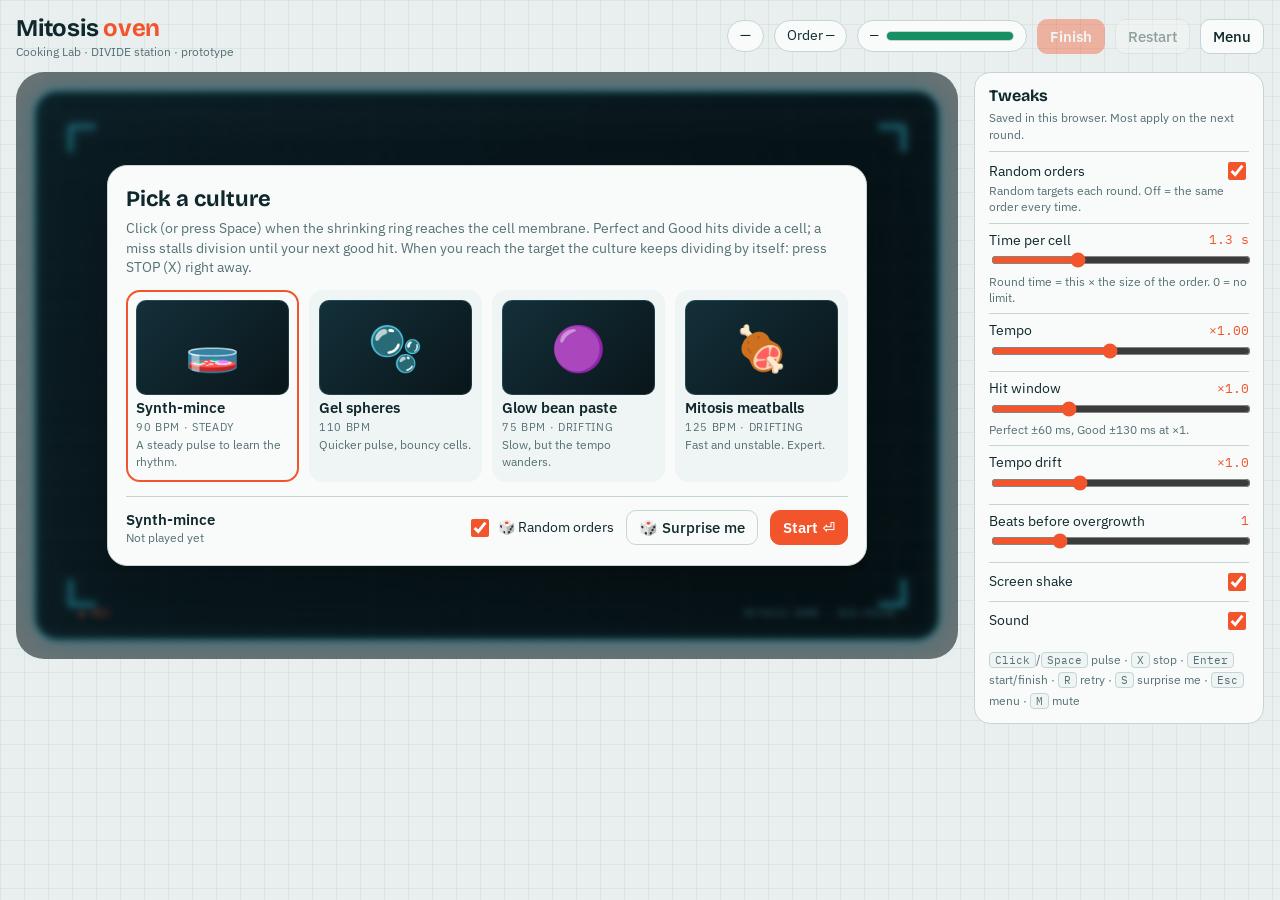
<file: minigames/mitosis.html>
<!doctype html>
<html lang="en">
<head>
<meta charset="utf-8">
<meta name="viewport" content="width=device-width,initial-scale=1">
<title>Mitosis oven</title>
<link rel="stylesheet" href="kit.css">
</head>
<body>
<script src="specs.js"></script>
<script src="kit.js"></script>
<script>
"use strict";
/* Mitosis oven · DIVIDE
   Cells pulse on a beat. Click (or Space) when the shrinking ring meets the membrane.
   Perfect / Good hits make a cell divide; a miss stalls division until your next good hit.
   Once you reach the target count the culture starts dividing on its own: press STOP (X) exactly then. */
const CX=560,CY=295,R=165,STOPB={x:770,y:430,w:100,h:48};
const VARS=[
 {id:'mince',name:'Synth-mince',kind:'90 BPM · steady',desc:'A steady pulse to learn the rhythm.',icon:'🧫',bpm:90,drift:0,col:'#FF8A6A'},
 {id:'gel',name:'Gel spheres',kind:'110 BPM',desc:'Quicker pulse, bouncy cells.',icon:'🫧',bpm:110,drift:0,col:'#FF8FB1'},
 {id:'bean',name:'Glow bean paste',kind:'75 BPM · drifting',desc:'Slow, but the tempo wanders.',icon:'🟣',bpm:75,drift:.08,col:'#9D88FF'},
 {id:'meatballs',name:'Mitosis meatballs',kind:'125 BPM · drifting',desc:'Fast and unstable. Expert.',icon:'🍖',bpm:125,drift:.1,col:'#E8473B'},
];
let S=null;
MG.create({
  id:'mitosis',name:'Mitosis oven',verb:'DIVIDE',plateLabel:'MITOSIS DOME · BIO-PULSE',
  menuTitle:'Pick a culture',
  intro:'Click (or press Space) when the shrinking ring reaches the cell membrane. Perfect and Good hits divide a cell; a miss stalls division until your next good hit. When you reach the target the culture keeps dividing by itself: press STOP (X) right away.',
  keys:'<kbd>Click</kbd>/<kbd>Space</kbd> pulse · <kbd>X</kbd> stop',
  variants:VARS,
  order(v,rand,K){const n=6+Math.floor(rand()*9),bpm=Math.round(v.bpm*(.92+rand()*.16));return{units:n,n,bpm,title:`Grow ${n} cells`,subtitle:`${v.name} · ${bpm} BPM`,chip:`${n} cells · ${bpm} BPM`,label:'Cell target'}},
  start(K,o){const v=o.variant;S={v,o,t:0,cells:1,stall:false,beats:[],next:1.2,period:60/(o.bpm*K.T.bpmMul),hits:[],judge:null,jt:0,births:[{t:-9}],reached:null,stopped:false,pulse:0};
    S.beats.push({t:S.next,hit:null})},
  down(K,x,y){if(x>STOPB.x&&x<STOPB.x+STOPB.w&&y>STOPB.y&&y<STOPB.y+STOPB.h){stop(K);return}hit(K)},
  key(K,k,down){if(!down)return;if(k===' '){hit(K);return true}if(k==='x'){stop(K);return true}},
  update(K,dt){if(!S||!K.playing)return;S.t+=dt;S.jt=Math.max(0,S.jt-dt);S.pulse=Math.max(0,S.pulse-dt*3);
    const win=.13*K.T.hitWin;
    // schedule beats (tempo drift)
    while(S.beats[S.beats.length-1].t<S.t+3){const last=S.beats[S.beats.length-1].t,dr=S.v.drift*K.T.drift,p=S.period*(1+dr*Math.sin(last*.45)+dr*.5*Math.sin(last*1.3));S.beats.push({t:last+p,hit:null})}
    for(const b of S.beats){if(b.passed)continue;
      if(S.t>=b.t&&!b.ticked){b.ticked=true;S.pulse=1;K.sfx.tone(220,.08,.12,'sine',110);
        if(S.reached!=null&&S.beatsSince++>=K.T.grace){grow(K,true)}}
      if(b.hit==null&&S.t>b.t+win){b.passed=true;b.hit='miss';S.hits.push(0);S.stall=true;setJudge('MISS')}}},
  draw(K,g,now){if(!S)return;const{draw:D,C}=K,v=S.v;
    // dome
    g.save();g.beginPath();g.arc(CX,CY,R+20,0,K.TAU);const dg=g.createRadialGradient(CX,CY-60,20,CX,CY,R+20);dg.addColorStop(0,'rgba(80,140,160,.25)');dg.addColorStop(1,'rgba(10,30,40,.6)');g.fillStyle=dg;g.fill();g.restore();
    D.ring(g,CX,CY,R+20,0,K.TAU,'rgba(127,243,255,.7)',3,C.cyan);
    // cells (phyllotaxis)
    const n=S.cells,maxR=R*.86,cr=Math.max(10,Math.min(34,maxR/Math.sqrt(Math.max(n,1))*.9)),pul=1+S.pulse*.08;
    for(let i=0;i<n;i++){const a=i*2.39996,rr=62+Math.sqrt((i+.5)/n)*(maxR-62),x=CX+Math.cos(a)*rr,y=CY+Math.sin(a)*rr,age=(S.t-(S.births[i]?.t??-9));
      const born=Math.min(1,age/.25),r=cr*pul*(.6+.4*born);g.save();g.shadowColor=v.col;g.shadowBlur=10+S.pulse*14;g.fillStyle=v.col;g.globalAlpha=.75;g.beginPath();g.arc(x,y,r,0,K.TAU);g.fill();
      g.globalAlpha=1;g.fillStyle='rgba(255,255,255,.65)';g.beginPath();g.arc(x-r*.25,y-r*.25,r*.28,0,K.TAU);g.fill();g.restore()}
    // approach ring for the next beat
    const nb=S.beats.find(b=>!b.passed&&b.hit==null&&b.t>=S.t-.13);
    if(nb&&K.playing){const lead=Math.max(.6,S.period),u=(nb.t-S.t)/lead;if(u<=1){const rr=40+u*(R-30);D.ring(g,CX,CY,rr,0,K.TAU,`rgba(255,255,255,${.4+(1-u)*.5})`,3,'#fff')}}
    D.ring(g,CX,CY,40,0,K.TAU,'rgba(63,224,255,.9)',2,C.cyan);
    // count
    const over=S.cells>S.o.n,at=S.cells===S.o.n;
    D.text(g,"CELLS",790,230,{font:"600 11px \"IBM Plex Mono\", monospace",col:C.cyan2});D.text(g,S.cells+" / "+S.o.n,790,256,{font:"800 26px \"Bricolage Grotesque\", sans-serif",col:over?C.bad:at?"#B9FFDF":C.ink,glow:over?C.bad:at?C.ok:C.cyan});
    if(S.jt>0)D.text(g,S.judge,CX,CY-R-40,{font:'800 26px "Bricolage Grotesque", sans-serif',col:S.judge==='PERFECT'?'#B9FFDF':S.judge==='GOOD'?C.warn:C.bad,glow:S.judge==='PERFECT'?C.ok:S.judge==='GOOD'?C.warn:C.bad});
    if(S.stall)D.text(g,'division stalled',CX,CY+R+42,{font:'600 12px "IBM Plex Mono", monospace',col:C.warn});
    if(S.reached!=null&&!S.stopped&&Math.floor(now/180)%2)D.text(g,'OVERGROWTH: STOP!',CX,CY+R+42,{font:'700 14px "IBM Plex Mono", monospace',col:C.bad,glow:C.bad});
    // stop + rhythm meter
    D.box(g,STOPB.x,STOPB.y,STOPB.w,STOPB.h,10,{fill:'rgba(255,110,74,.2)',stroke:C.accent,glow:C.accent});D.text(g,'STOP',STOPB.x+50,STOPB.y+18,{font:'800 16px "IBM Plex Mono", monospace',col:'#FFD9CC'});D.text(g,'X',STOPB.x+50,STOPB.y+36,{font:'500 10px "IBM Plex Mono", monospace',col:C.dim});
    const lx=790;D.text(g,'RHYTHM',lx,120,{font:'600 11px "IBM Plex Mono", monospace',col:C.cyan2});const acc=S.hits.length?S.hits.reduce((a,b)=>a+b,0)/S.hits.length:1;
    D.text(g,Math.round(acc*100)+'%',lx,146,{font:'700 22px "IBM Plex Mono", monospace'});
    S.hits.slice(-10).forEach((h,i)=>{g.fillStyle=h===1?C.ok:h>0?C.warn:C.bad;g.fillRect(lx-50+i*10,166,8,8)});
    D.text(g,`${Math.round(60/S.period)} BPM`,lx,190,{font:'500 11px "IBM Plex Mono", monospace',col:C.dim});
    K.hint(K.playing?'click / space on the beat · X = stop':'')},
  panel(K){if(!S)return{};const n=S.o.n;return{big:`${S.cells}/${n} <small>cells</small>`,sub:S.reached!=null?'target reached: STOP!':`${S.o.bpm} BPM · ${S.stall?'stalled':'dividing'}`,
    slots:Array.from({length:Math.min(n,16)},(_,i)=>i<S.cells?(i<n?'ok':''):'')}},
  evaluate(K){const acc=S.hits.length?S.hits.reduce((a,b)=>a+b,0)/S.hits.length:0,d=Math.abs(S.cells-S.o.n),cnt=Math.max(0,1-d*.25);
    return{score:100*(acc*.4+cnt*.6),lines:[['Cells',`${S.cells} / ${S.o.n}`],['Rhythm accuracy',Math.round(acc*100)+'%'],['Perfect · Good · Miss',`${S.hits.filter(h=>h===1).length} · ${S.hits.filter(h=>h>0&&h<1).length} · ${S.hits.filter(h=>h===0).length}`]],
      bars:{items:[{v:Math.round(acc*100),label:'rhythm',cls:acc>.8?'ok':acc>.5?'warn':'bad'},{v:Math.round(cnt*100),label:'count',cls:d===0?'ok':d===1?'warn':'bad'}],max:100},
      note:'60% exact cell count (−25% per cell off), 40% rhythm accuracy.'}},
});
function setJudge(j){S.judge=j;S.jt=.45}
function grow(K,auto){S.cells++;S.births[S.cells-1]={t:S.t};K.burst(CX,CY,{n:auto?6:14,col:auto?'#FF6370':S.v.col,spd:160,life:.4});
  if(S.reached==null&&S.cells>=S.o.n){S.reached=S.t;S.beatsSince=0;K.sfx.tone(1320,.2,.2,'triangle')}if(auto){K.sfx.bad();K.shake(3)}}
function hit(K){if(!K.playing)return;const win=.13*K.T.hitWin,perf=.06*K.T.hitWin;
  let best=null,bd=1e9;for(const b of S.beats){if(b.hit!=null)continue;const d=Math.abs(S.t-b.t);if(d<bd){bd=d;best=b}}
  if(!best||bd>Math.max(win*2,S.period*.45)){setJudge('OFF-BEAT');S.hits.push(0);K.sfx.tink();return}
  if(bd<=perf){best.hit='perfect';S.hits.push(1);setJudge('PERFECT');K.sfx.good()}else if(bd<=win){best.hit='good';S.hits.push(.6);setJudge('GOOD');K.sfx.pop()}
  else{best.hit='miss';best.passed=true;S.hits.push(0);S.stall=true;setJudge(S.t<best.t?'EARLY':'LATE');K.sfx.tink();return}
  best.passed=true;if(S.stall){S.stall=false}else if(S.reached==null)grow(K,false)}
function stop(K){if(!K.playing)return;S.stopped=true;K.state='ending';K.sfx.thud();setTimeout(()=>K.finish('done'),400)}
</script>
</body>
</html>
</file>
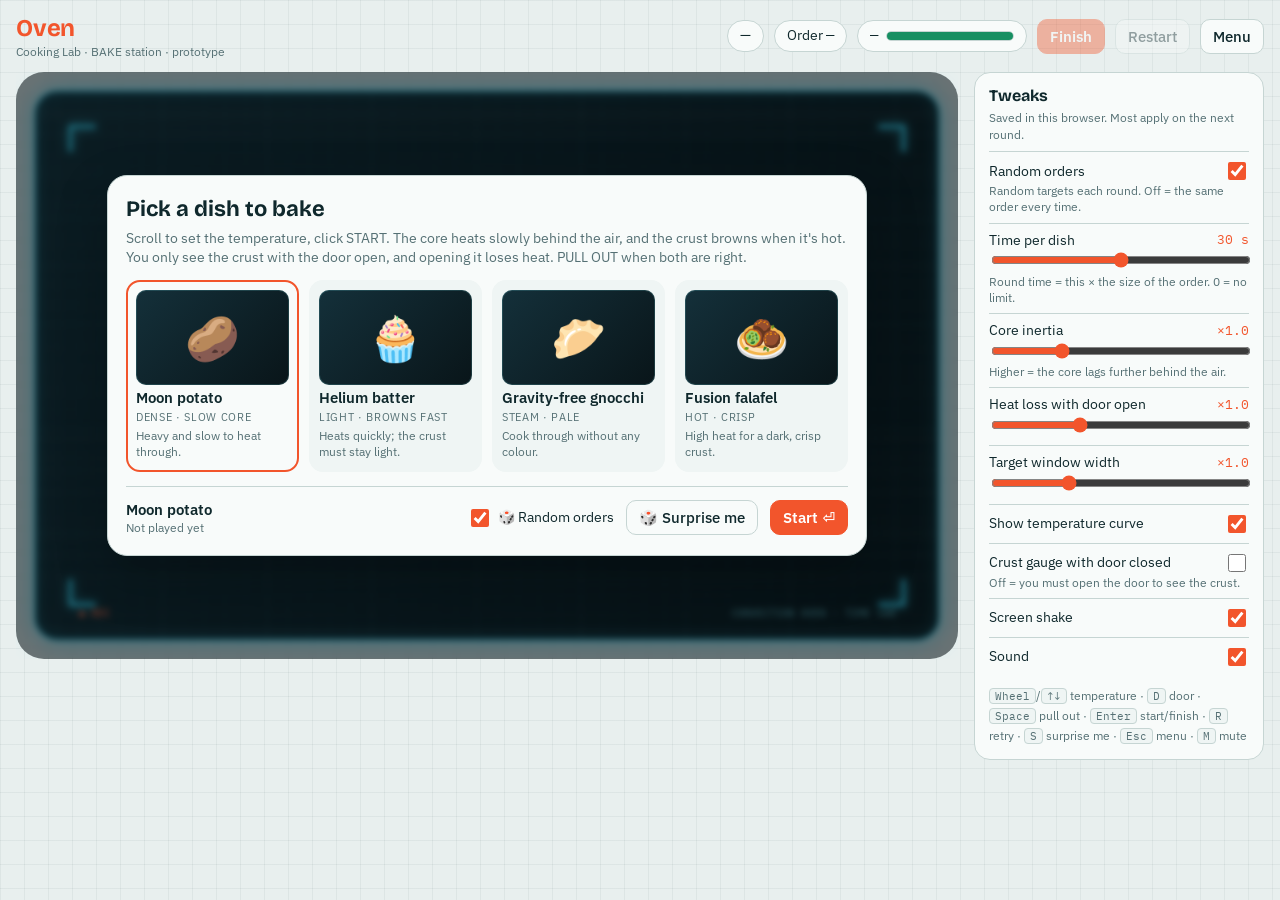
<file: minigames/oven.html>
<!doctype html>
<html lang="en">
<head>
<meta charset="utf-8">
<meta name="viewport" content="width=device-width,initial-scale=1">
<title>Oven</title>
<link rel="stylesheet" href="kit.css">
</head>
<body>
<script src="specs.js"></script>
<script src="kit.js"></script>
<script>
"use strict";
/* Oven · BAKE
   Scroll (or ↑/↓) to set the oven temperature, click START to heat. The core temperature lags behind
   the air (thermal inertia) and the crust browns when the air is hot. The crust is only visible with
   the door open, but opening it dumps heat. PULL OUT when the core is in the window and the crust is right. */
const OV={x:300,y:96,w:330,h:380},DOOR={x:318,y:150,w:294,h:250},DIAL={x:745,y:150,r:52},STARTB={x:690,y:225,w:110,h:40},PULLB={x:690,y:278,w:110,h:44},GR={x:660,y:350,w:200,h:120};
const VARS=[
 {id:'potato',name:'Moon potato',kind:'Dense · slow core',desc:'Heavy and slow to heat through.',icon:'🥔',col:'#E8D3A2',k:.05,bv:.55,core:[90,97],brown:[.45,.7]},
 {id:'batter',name:'Helium batter',kind:'Light · browns fast',desc:'Heats quickly; the crust must stay light.',icon:'🧁',col:'#F5DEB3',k:.1,bv:1.1,core:[88,95],brown:[.3,.5]},
 {id:'gnocchi',name:'Gravity-free gnocchi',kind:'Steam · pale',desc:'Cook through without any colour.',icon:'🥟',col:'#F7F3EA',k:.12,bv:1.2,core:[70,78],brown:[0,.15]},
 {id:'falafel',name:'Fusion falafel',kind:'Hot · crisp',desc:'High heat for a dark, crisp crust.',icon:'🧆',col:'#C8A165',k:.14,bv:1.3,core:[74,84],brown:[.65,.9]},
];
let S=null;
const brownName=b=>b<.15?'pale':b<.35?'blond':b<.55?'golden':b<.75?'amber':b<.95?'dark':'burnt';
const brownCol=b=>{const t=Math.min(1.2,b),c=[[247,240,220],[240,200,120],[205,140,60],[150,85,35],[60,35,20]];const f=Math.min(3.999,t/1.2*4),i=Math.floor(f),u=f-i,a=c[i],z=c[i+1];return`rgb(${a.map((x,j)=>Math.round(x+(z[j]-x)*u)).join(',')})`};
MG.create({
  id:'oven',name:'Oven',verb:'BAKE',plateLabel:'CONVECTION OVEN · TIME ×60',
  menuTitle:'Pick a dish to bake',
  intro:'Scroll to set the temperature, click START. The core heats slowly behind the air, and the crust browns when it\'s hot. You only see the crust with the door open, and opening it loses heat. PULL OUT when both are right.',
  keys:'<kbd>Wheel</kbd>/<kbd>↑↓</kbd> temperature · <kbd>D</kbd> door · <kbd>Space</kbd> pull out',
  variants:VARS,
  order(v,rand,K){const sh=Math.round((rand()-.5)*6),bs=(rand()-.5)*.1,w=K.T.window;
    const cc=(v.core[0]+v.core[1])/2+sh,cw=(v.core[1]-v.core[0])/2*w,bc=(v.brown[0]+v.brown[1])/2+bs,bw=(v.brown[1]-v.brown[0])/2*w;
    const core=[Math.round(cc-cw),Math.round(cc+cw)],brown=[Math.max(0,bc-bw),bc+bw];
    return{units:1,core,brown,title:v.name,subtitle:`core ${core[0]}–${core[1]} °C · crust ${brownName((brown[0]+brown[1])/2)}`,chip:`${core[0]}–${core[1]} °C · ${brownName((brown[0]+brown[1])/2)}`,label:'Core target'}},
  start(K,o){S={v:o.variant,o,set:180,air:22,core:20,brown:0,on:false,door:false,opens:0,hist:[],ht:0,out:false,clock:0}},
  wheel(K,dy){S.set=K.clamp(S.set-dy*5,60,300);K.sfx.click()},
  key(K,k,down){if(!down)return;if(k==='arrowup'||k==='arrowdown'){S.set=K.clamp(S.set+(k==='arrowup'?5:-5),60,300);K.sfx.click();return true}
    if(k==='d'){toggleDoor(K);return true}if(k===' '){pull(K);return true}},
  down(K,x,y){const inR=(b)=>x>b.x&&x<b.x+b.w&&y>b.y&&y<b.y+b.h;
    if(inR(STARTB)){S.on=!S.on;K.sfx.tone(S.on?660:330,.12,.15,'triangle');return}
    if(inR(PULLB)){pull(K);return}
    if(Math.hypot(x-DIAL.x,y-DIAL.y)<DIAL.r){S.set=K.clamp(S.set+(y<DIAL.y?10:-10),60,300);K.sfx.click();return}
    if(inR(DOOR)){toggleDoor(K)}},
  update(K,dt){if(!S||!K.playing)return;const v=S.v;S.clock+=dt;
    const target=S.on?S.set:22,rate=S.door?(.6*K.T.heatLoss):(S.on?.22:.05);S.air+=(target-S.air)*(1-Math.exp(-dt*rate));
    if(S.door)S.air+=(22-S.air)*(1-Math.exp(-dt*.5*K.T.heatLoss));
    S.core+=(S.air-S.core)*(1-Math.exp(-dt*v.k/K.T.inertia));
    S.brown+=Math.max(0,(S.air-140)/160)**2*v.bv*.45*dt;
    if((S.ht+=dt)>.1){S.ht=0;S.hist.push([S.air,S.core]);if(S.hist.length>300)S.hist.shift()}},
  draw(K,g,now){if(!S)return;const{draw:D,C}=K,v=S.v,o=S.o;
    // oven body
    D.box(g,OV.x,OV.y,OV.w,OV.h,18,{fill:'#122a31',stroke:C.cyan,glow:C.cyan});
    D.text(g,'CONVECTION OVEN',OV.x+OV.w/2,OV.y+24,{font:'600 11px "IBM Plex Mono", monospace',col:C.cyan2});
    const heat=Math.max(0,Math.min(1,(S.air-40)/250));
    // interior through the door
    g.save();g.beginPath();g.roundRect(DOOR.x,DOOR.y,DOOR.w,DOOR.h,12);g.clip();
    const ig=g.createRadialGradient(DOOR.x+DOOR.w/2,DOOR.y+DOOR.h,10,DOOR.x+DOOR.w/2,DOOR.y+DOOR.h/2,DOOR.w);ig.addColorStop(0,`rgba(255,${140-heat*60},40,${.15+heat*.6})`);ig.addColorStop(1,'rgba(10,20,25,.9)');g.fillStyle=ig;g.fillRect(DOOR.x,DOOR.y,DOOR.w,DOOR.h);
    for(let i=0;i<3;i++){g.strokeStyle=`rgba(255,${120+i*20},60,${heat*.7})`;g.lineWidth=3;g.beginPath();g.moveTo(DOOR.x+20,DOOR.y+DOOR.h-20-i*8);for(let x=0;x<=DOOR.w-40;x+=20)g.lineTo(DOOR.x+20+x,DOOR.y+DOOR.h-20-i*8+Math.sin(x/12+now/200+i)*2);g.stroke()}
    g.strokeStyle='rgba(200,220,230,.4)';g.lineWidth=2;g.beginPath();g.moveTo(DOOR.x+16,DOOR.y+DOOR.h*.66);g.lineTo(DOOR.x+DOOR.w-16,DOOR.y+DOOR.h*.66);g.stroke();
    const dx=DOOR.x+DOOR.w/2,dy=DOOR.y+DOOR.h*.66-24;
    g.fillStyle=S.door||K.state==='done'?brownCol(S.brown):'rgba(40,40,40,.85)';g.beginPath();g.ellipse(dx,dy,74,28,0,0,K.TAU);g.fill();
    if(!S.door&&K.state!=='done'){D.text(g,'?',dx,dy,{font:'700 20px "IBM Plex Mono", monospace',col:'rgba(255,255,255,.5)'})}
    g.restore();
    // door panel (open = swung down)
    if(S.door){g.save();g.fillStyle='rgba(20,48,58,.92)';g.strokeStyle=C.cyan;g.beginPath();g.moveTo(DOOR.x-6,DOOR.y+DOOR.h);g.lineTo(DOOR.x+DOOR.w+6,DOOR.y+DOOR.h);g.lineTo(DOOR.x+DOOR.w+30,DOOR.y+DOOR.h+60);g.lineTo(DOOR.x-30,DOOR.y+DOOR.h+60);g.closePath();g.fill();g.stroke();g.restore();
      D.text(g,brownName(S.brown).toUpperCase(),dx,DOOR.y+DOOR.h+30,{font:'700 14px "IBM Plex Mono", monospace',col:brownCol(S.brown)})}
    else D.box(g,DOOR.x,DOOR.y,DOOR.w,DOOR.h,12,{stroke:'rgba(190,250,255,.6)',lw:3});
    D.text(g,S.door?'door OPEN · click to close':'click the door to open (D)',OV.x+OV.w/2,OV.y+OV.h-22,{font:'500 11px "IBM Plex Mono", monospace',col:S.door?C.warn:C.dim});
    // air readout
    D.text(g,`AIR ${Math.round(S.air)} °C`,OV.x+20,OV.y+44,{align:'left',font:'600 12px "IBM Plex Mono", monospace',col:'#FFB27A'});
    D.text(g,`CORE ${Math.round(S.core)} °C`,OV.x+OV.w-20,OV.y+44,{align:'right',font:'700 14px "IBM Plex Mono", monospace',col:S.core>=o.core[0]&&S.core<=o.core[1]?'#B9FFDF':C.ink,glow:C.cyan});
    // dial
    const a0=Math.PI*.75,a1=Math.PI*2.25,A=t=>a0+(t-60)/240*(a1-a0);
    D.ring(g,DIAL.x,DIAL.y,DIAL.r,a0,a1,'rgba(127,243,255,.2)',8);D.ring(g,DIAL.x,DIAL.y,DIAL.r,a0,A(S.set),C.accent,8,C.accent);
    D.ring(g,DIAL.x,DIAL.y,DIAL.r,A(Math.max(60,S.air))-.03,A(Math.max(60,S.air))+.03,'#FFD9CC',14);
    D.text(g,S.set+'°',DIAL.x,DIAL.y-4,{font:'700 24px "IBM Plex Mono", monospace'});D.text(g,'SET · wheel',DIAL.x,DIAL.y+18,{font:'500 9px "IBM Plex Mono", monospace',col:C.dim});
    D.box(g,STARTB.x,STARTB.y,STARTB.w,STARTB.h,10,{fill:S.on?'rgba(60,196,142,.25)':'rgba(6,18,22,.8)',stroke:S.on?C.ok:C.cyan,glow:S.on?C.ok:null});D.text(g,S.on?'■ HEATING':'▶ START',STARTB.x+STARTB.w/2,STARTB.y+20,{font:'700 13px "IBM Plex Mono", monospace',col:S.on?'#B9FFDF':C.ink});
    D.box(g,PULLB.x,PULLB.y,PULLB.w,PULLB.h,10,{fill:'rgba(255,110,74,.18)',stroke:C.accent,glow:C.accent});D.text(g,'PULL OUT',PULLB.x+PULLB.w/2,PULLB.y+16,{font:'700 13px "IBM Plex Mono", monospace',col:'#FFD9CC'});D.text(g,'space',PULLB.x+PULLB.w/2,PULLB.y+32,{font:'500 10px "IBM Plex Mono", monospace',col:C.dim});
    D.text(g,`${Math.floor(S.clock)} min`,PULLB.x+PULLB.w/2,STARTB.y-16,{font:'500 11px "IBM Plex Mono", monospace',col:C.dim});
    // curve
    if(K.T.curve){D.box(g,GR.x-8,GR.y-8,GR.w+16,GR.h+26,8,{fill:'rgba(6,18,22,.85)',stroke:'rgba(127,243,255,.3)'});const Y=t=>GR.y+GR.h-Math.min(300,t)/300*GR.h,X=i=>GR.x+i/300*GR.w;
      g.fillStyle='rgba(60,196,142,.25)';g.fillRect(GR.x,Y(o.core[1]),GR.w,Y(o.core[0])-Y(o.core[1]));
      D.line(g,S.hist.map((h,i)=>[X(i),Y(h[0])]),'#FF9A5A',1.5);D.line(g,S.hist.map((h,i)=>[X(i),Y(h[1])]),C.cyan,2,C.cyan);
      D.text(g,'air',GR.x,GR.y+GR.h+10,{align:'left',font:'500 10px "IBM Plex Mono", monospace',col:'#FF9A5A'});D.text(g,'core',GR.x+30,GR.y+GR.h+10,{align:'left',font:'500 10px "IBM Plex Mono", monospace',col:C.cyan})}
    if(K.T.brownGauge)D.meter(g,OV.x+20,OV.y+OV.h+20,OV.w-40,10,S.brown,o.brown[0],o.brown[1],{min:0,max:1.2,col:brownCol(S.brown),label:'crust'});
    K.hint(K.playing?(S.on?'D = door · space = pull out':'scroll to set °C, then START'):'')},
  panel(K){if(!S)return{};const o=S.o,inC=S.core>=o.core[0]&&S.core<=o.core[1];return{big:`${o.core[0]}–${o.core[1]} <small>°C</small>`,sub:`crust: ${brownName((o.brown[0]+o.brown[1])/2)} · core ${Math.round(S.core)} °C`,slots:[inC?'ok':Math.abs(S.core-(o.core[0]+o.core[1])/2)<15?'warn':'']}},
  evaluate(K){const o=S.o,cw=o.core[1]-o.core[0],dC=S.core<o.core[0]?o.core[0]-S.core:S.core>o.core[1]?S.core-o.core[1]:0,bw=o.brown[1]-o.brown[0]+.1,dB=S.brown<o.brown[0]?o.brown[0]-S.brown:S.brown>o.brown[1]?S.brown-o.brown[1]:0;
    const sc=Math.max(0,1-dC/(cw*2.5)),sb=Math.max(0,1-dB/(bw*1.5)),door=Math.max(0,S.opens-2)*.03;let score=100*(sc*.55+sb*.45-door);if(S.brown>1)score=Math.min(score,30);
    return{score,lines:[['Core',`${Math.round(S.core)} °C (target ${o.core[0]}–${o.core[1]})`],['Crust',`${brownName(S.brown)} (target ${brownName((o.brown[0]+o.brown[1])/2)})`],['Door openings',S.opens],['Bake time',`${Math.floor(S.clock)} min`]],
      bars:{items:[{v:Math.round(sc*100),label:'core',cls:sc>.85?'ok':sc>.4?'warn':'bad'},{v:Math.round(sb*100),label:'crust',cls:sb>.85?'ok':sb>.4?'warn':'bad'}],max:100},
      note:'55% core temperature, 45% crust colour. More than 2 door openings costs 3 points each. Burnt caps at 30.'}},
});
function toggleDoor(K){S.door=!S.door;if(S.door){S.opens++;K.sfx.whoosh()}else K.sfx.thud()}
function pull(K){if(!K.playing)return;S.door=true;K.state='ending';K.sfx.good();setTimeout(()=>K.finish('done'),400)}
</script>
</body>
</html>
</file>
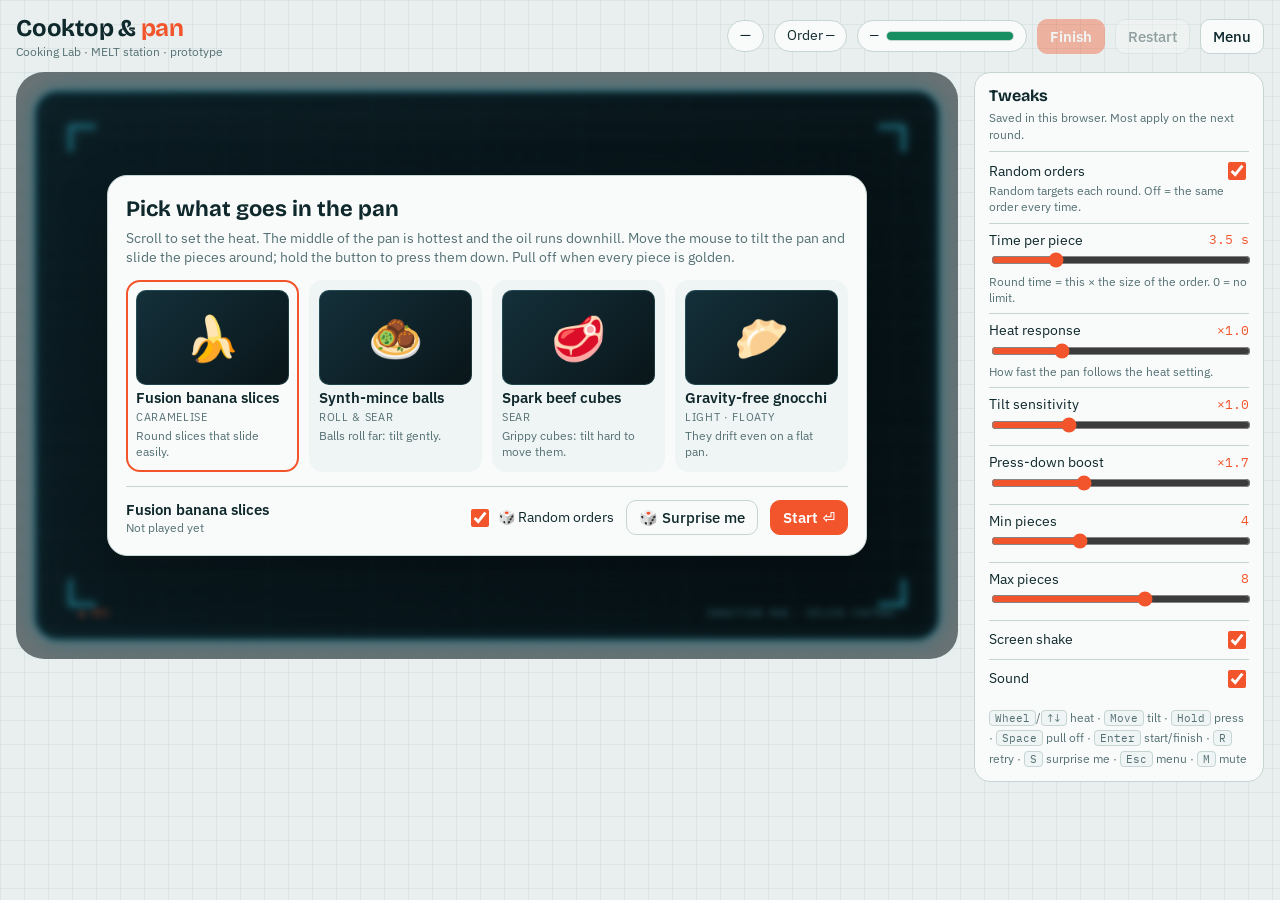
<file: minigames/pan.html>
<!doctype html>
<html lang="en">
<head>
<meta charset="utf-8">
<meta name="viewport" content="width=device-width,initial-scale=1">
<title>Cooktop & pan</title>
<link rel="stylesheet" href="kit.css">
</head>
<body>
<script src="specs.js"></script>
<script src="kit.js"></script>
<script>
"use strict";
/* Cooktop & pan · MELT / SEAR
   Scroll (or ↑/↓) to set the heat in kelvin. The burner is hottest in the middle and the oil pools
   downhill. Move the mouse to tilt the pan: pieces slide toward it. Hold the button to press down
   (faster browning). Pull off (Space) when every piece is golden. */
const P={x:550,y:300,r:175},PULLB={x:760,y:440,w:100,h:44},HEATP={x:762,y:110};
const VARS=[
 {id:'banana',name:'Fusion banana slices',kind:'Caramelise',desc:'Round slices that slide easily.',icon:'🍌',col:[255,236,160],rate:1.15,fric:2.2,shape:'disc',sz:20},
 {id:'mince',name:'Synth-mince balls',kind:'Roll & sear',desc:'Balls roll far: tilt gently.',icon:'🧆',col:[190,92,72],rate:.85,fric:1.1,shape:'ball',sz:17},
 {id:'beef',name:'Spark beef cubes',kind:'Sear',desc:'Grippy cubes: tilt hard to move them.',icon:'🥩',col:[170,70,62],rate:1,fric:4.5,shape:'cube',sz:19},
 {id:'gnocchi',name:'Gravity-free gnocchi',kind:'Light · floaty',desc:'They drift even on a flat pan.',icon:'🥟',col:[247,240,220],rate:1.05,fric:1.6,shape:'pill',sz:16,drift:1},
];
let S=null;
const brown=(c,b)=>{const t=Math.min(1.25,b)/1.25,stops=[c,[235,190,100],[190,120,50],[110,60,25],[30,20,15]];const f=Math.min(3.999,t*4),i=Math.floor(f),u=f-i,a=stops[i],z=stops[i+1];return`rgb(${a.map((x,j)=>Math.round(x+(z[j]-x)*u)).join(',')})`};
const bname=b=>b<.25?'raw':b<.5?'blond':b<.55?'nearly':b<=.82?'golden':b<1?'dark':'burnt';
MG.create({
  id:'pan',name:'Cooktop & pan',verb:'MELT',plateLabel:'INDUCTION HOB · KELVIN CONTROL',
  menuTitle:'Pick what goes in the pan',
  intro:'Scroll to set the heat. The middle of the pan is hottest and the oil runs downhill. Move the mouse to tilt the pan and slide the pieces around; hold the button to press them down. Pull off when every piece is golden.',
  keys:'<kbd>Wheel</kbd>/<kbd>↑↓</kbd> heat · <kbd>Move</kbd> tilt · <kbd>Hold</kbd> press · <kbd>Space</kbd> pull off',
  variants:VARS,
  order(v,rand,K){const lo=Math.min(K.T.minPieces,K.T.maxPieces),n=lo+Math.floor(rand()*(Math.max(K.T.minPieces,K.T.maxPieces)-lo+1)),pts=[];
    for(let i=0;i<n;i++){const a=rand()*Math.PI*2,d=40+rand()*90;pts.push([Math.cos(a)*d,Math.sin(a)*d])}const c=.6+rand()*.15;
    return{units:n,pts,band:[c-.1,c+.1],title:`${n} × ${v.name}`,subtitle:`every piece ${c<.66?'golden':'deep golden'} · don't burn any`,chip:`${n} pieces · ${c<.66?'golden':'deep golden'}`,label:'Brown evenly'}},
  start(K,o){if(S&&S.snd)S.snd.stop();K.mouse.x=P.x;K.mouse.y=P.y;S={v:o.variant,o,set:420,T:300,press:false,tilt:[0,0],oil:[0,0],snd:null,
    pc:o.pts.map(([x,y])=>({x,y,vx:0,vy:0,b:0,rot:Math.random()*6}))}},
  stop(){if(S&&S.snd){S.snd.stop();S.snd=null}},
  wheel(K,dy){S.set=K.clamp(S.set-dy*10,300,650);K.sfx.click()},
  key(K,k,down){if(!down)return;if(k==='arrowup'||k==='arrowdown'){S.set=K.clamp(S.set+(k==='arrowup'?10:-10),300,650);K.sfx.click();return true}if(k===' '){pull(K);return true}},
  down(K,x,y){if(x>PULLB.x&&x<PULLB.x+PULLB.w&&y>PULLB.y&&y<PULLB.y+PULLB.h){pull(K);return}S.press=true},
  up(){S.press=false},
  update(K,dt){if(!S)return;const v=S.v;
    S.T+=(S.set-S.T)*(1-Math.exp(-dt*.7*K.T.heatResp));
    if(!S.snd&&K.playing)S.snd=K.sfx.loop('noise',3000,'highpass');
    const hot=Math.max(0,(S.T-380)/170);if(S.snd)S.snd.set(K.playing?Math.min(.14,hot*.08*(S.press?1.8:1)):0,2500+hot*1500);
    if(!K.playing)return;
    const mx=(K.mouse.x-P.x)/P.r,my=(K.mouse.y-P.y)/P.r,m=Math.hypot(mx,my),dz=.15,f=m<dz?0:Math.min(1,(m-dz)/(1-dz))/Math.max(m,1e-3);
    S.tilt[0]+=(mx*f-S.tilt[0])*(1-Math.exp(-dt*8));S.tilt[1]+=(my*f-S.tilt[1])*(1-Math.exp(-dt*8));
    S.oil[0]+=(S.tilt[0]*90-S.oil[0])*(1-Math.exp(-dt*3));S.oil[1]+=(S.tilt[1]*90-S.oil[1])*(1-Math.exp(-dt*3));
    const acc=260*K.T.tilt,lim=P.r-v.sz-8;
    for(const p of S.pc){p.vx+=S.tilt[0]*acc*dt;p.vy+=S.tilt[1]*acc*dt;if(v.drift){p.vx+=Math.sin(K.elapsed*1.3+p.rot)*30*dt;p.vy+=Math.cos(K.elapsed*1.1+p.rot)*30*dt}
      const fr=Math.exp(-dt*v.fric*(S.press?2.5:1));p.vx*=fr;p.vy*=fr;p.x+=p.vx*dt;p.y+=p.vy*dt;p.rot+=(p.vx+p.vy)*dt*.01;
      const d=Math.hypot(p.x,p.y);if(d>lim){const nx=p.x/d,ny=p.y/d;p.x=nx*lim;p.y=ny*lim;const vn=p.vx*nx+p.vy*ny;if(vn>0){p.vx-=1.6*vn*nx;p.vy-=1.6*vn*ny}}
      const local=.45+.55*Math.exp(-((d/95)**2)),oil=Math.hypot(p.x-S.oil[0],p.y-S.oil[1])<70?1.35:.85;
      const before=p.b;p.b+=Math.pow(hot,1.6)*local*oil*(S.press?K.T.press:1)*v.rate*.32*dt;
      if(before<1&&p.b>=1){K.sfx.bad();K.burst(P.x+p.x,P.y+p.y,{n:10,col:'#555',spd:60,life:1,r:4,dir:-Math.PI/2})}
      if(hot>.3&&Math.random()<dt*hot*(S.press?6:2))K.burst(P.x+p.x,P.y+p.y,{n:1,col:'rgba(255,240,200,.8)',spd:90,life:.35,r:1.2})}
    for(let i=0;i<S.pc.length;i++)for(let j=i+1;j<S.pc.length;j++){const a=S.pc[i],b=S.pc[j],dx=b.x-a.x,dy=b.y-a.y,d=Math.hypot(dx,dy),md=v.sz*2;
      if(d<md&&d>0){const o=(md-d)/2,nx=dx/d,ny=dy/d;a.x-=nx*o;a.y-=ny*o;b.x+=nx*o;b.y+=ny*o;const rv=(b.vx-a.vx)*nx+(b.vy-a.vy)*ny;if(rv<0){a.vx+=rv*nx*.5;a.vy+=rv*ny*.5;b.vx-=rv*nx*.5;b.vy-=rv*ny*.5}}}},
  draw(K,g,now){if(!S)return;const{draw:D,C}=K,v=S.v,o=S.o,hot=Math.max(0,Math.min(1,(S.T-300)/350));
    // burner glow + pan (offset a little by tilt for a sense of depth)
    const ox=S.tilt[0]*8,oy=S.tilt[1]*8;
    g.save();g.translate(P.x,P.y);
    g.shadowColor=`rgba(255,${120-hot*60},40,${.3+hot*.6})`;g.shadowBlur=40;
    g.fillStyle='#1a2226';g.beginPath();g.arc(ox,oy,P.r+12,0,K.TAU);g.fill();g.shadowBlur=0;
    // handle
    g.fillStyle='#24323a';g.save();g.rotate(-.1);g.beginPath();g.roundRect(P.r+6,-14,140,28,12);g.fill();g.strokeStyle=C.cyan;g.lineWidth=1.5;g.stroke();g.restore();
    const pg=g.createRadialGradient(ox,oy,10,ox,oy,P.r);pg.addColorStop(0,`rgb(${60+hot*120},${40+hot*30},${35})`);pg.addColorStop(.5,'#2a3034');pg.addColorStop(1,'#151a1d');g.fillStyle=pg;g.beginPath();g.arc(ox,oy,P.r,0,K.TAU);g.fill();
    g.strokeStyle='rgba(127,243,255,.6)';g.lineWidth=3;g.shadowColor=C.cyan;g.shadowBlur=10;g.beginPath();g.arc(ox,oy,P.r,0,K.TAU);g.stroke();g.shadowBlur=0;
    // oil pool
    const og=g.createRadialGradient(S.oil[0],S.oil[1],5,S.oil[0],S.oil[1],80);og.addColorStop(0,'rgba(255,220,120,.35)');og.addColorStop(1,'rgba(255,220,120,0)');g.fillStyle=og;g.beginPath();g.arc(S.oil[0],S.oil[1],80,0,K.TAU);g.fill();
    // pieces
    for(const p of S.pc){g.save();g.translate(p.x,p.y+(S.press?1:0));g.rotate(p.rot);const col=brown(v.col,p.b),inB=p.b>=o.band[0]&&p.b<=o.band[1];
      g.shadowColor=inB?'#3CC48E':p.b>1?'#000':'rgba(0,0,0,.5)';g.shadowBlur=inB?14:6;g.fillStyle=col;g.beginPath();
      if(v.shape==='cube')g.roundRect(-v.sz,-v.sz,v.sz*2,v.sz*2,4);else if(v.shape==='pill')g.ellipse(0,0,v.sz*1.3,v.sz*.8,0,0,K.TAU);else g.arc(0,0,v.sz,0,K.TAU);g.fill();g.shadowBlur=0;
      if(v.shape==='disc'){g.fillStyle='rgba(120,90,40,.35)';for(let i=0;i<5;i++){g.beginPath();g.arc(Math.cos(i*1.26)*7,Math.sin(i*1.26)*7,1.6,0,K.TAU);g.fill()}}
      if(p.b>.4){g.strokeStyle='rgba(40,20,10,.5)';g.lineWidth=2;for(let i=-1;i<=1;i++){g.beginPath();g.moveTo(-v.sz*.7,i*6);g.lineTo(v.sz*.7,i*6);g.stroke()}}
      g.restore()}
    g.restore();
    // heat readout
    D.box(g,HEATP.x-10,HEATP.y-26,112,150,10,{fill:'rgba(6,18,22,.85)',stroke:'rgba(127,243,255,.35)'});
    D.text(g,'PAN',HEATP.x,HEATP.y-10,{align:'left',font:'600 11px "IBM Plex Mono", monospace',col:C.cyan2});
    D.text(g,Math.round(S.T)+' K',HEATP.x+94,HEATP.y+16,{align:'right',font:'700 24px "IBM Plex Mono", monospace',glow:`rgb(255,${200-hot*120},80)`,col:'#FFE1CC'});
    D.text(g,'set '+S.set+' K',HEATP.x,HEATP.y+44,{align:'left',font:'500 11px "IBM Plex Mono", monospace',col:C.dim});
    g.fillStyle='rgba(127,243,255,.12)';g.fillRect(HEATP.x,HEATP.y+58,100,8);g.fillStyle=`rgb(255,${200-hot*130},70)`;g.fillRect(HEATP.x,HEATP.y+58,100*(S.T-300)/350,8);
    g.fillStyle='#fff';g.fillRect(HEATP.x+100*(S.set-300)/350-1,HEATP.y+54,2,16);
    D.text(g,'browns above 380 K',HEATP.x,HEATP.y+84,{align:'left',font:'500 10px "IBM Plex Mono", monospace',col:C.dim});
    D.text(g,S.press?'PRESSING':'',HEATP.x,HEATP.y+104,{align:'left',font:'700 11px "IBM Plex Mono", monospace',col:C.accent});
    D.box(g,PULLB.x,PULLB.y,PULLB.w,PULLB.h,10,{fill:'rgba(255,110,74,.18)',stroke:C.accent,glow:C.accent});D.text(g,'PULL OFF',PULLB.x+PULLB.w/2,PULLB.y+16,{font:'700 13px "IBM Plex Mono", monospace',col:'#FFD9CC'});D.text(g,'space',PULLB.x+PULLB.w/2,PULLB.y+32,{font:'500 10px "IBM Plex Mono", monospace',col:C.dim});
    K.hint(K.playing?'move = tilt · hold = press · wheel = heat':'')},
  panel(K){if(!S)return{};const o=S.o,ok=S.pc.filter(p=>p.b>=o.band[0]&&p.b<=o.band[1]).length,burnt=S.pc.filter(p=>p.b>1).length;
    return{big:`${ok}/${S.pc.length} <small>golden</small>`,sub:`pan ${Math.round(S.T)} K${burnt?` · ${burnt} burnt`:''}`,slots:S.pc.map(p=>p.b>=o.band[0]&&p.b<=o.band[1]?'ok':p.b>o.band[0]-.12&&p.b<1?'warn':'')}},
  evaluate(K){const o=S.o,sc=S.pc.map(p=>p.b>1?0:p.b<o.band[0]?Math.max(0,1-(o.band[0]-p.b)/.35):p.b>o.band[1]?Math.max(0,1-(p.b-o.band[1])/.2):1);
    const mean=S.pc.reduce((a,p)=>a+p.b,0)/S.pc.length,sd=Math.sqrt(S.pc.reduce((a,p)=>a+(p.b-mean)**2,0)/S.pc.length);
    return{score:100*sc.reduce((a,b)=>a+b,0)/sc.length,
      lines:[['Golden pieces',`${sc.filter(s=>s===1).length}/${sc.length}`],['Burnt',S.pc.filter(p=>p.b>1).length],['Evenness (spread)',sd.toFixed(2)],['Final heat',Math.round(S.T)+' K']],
      bars:{items:S.pc.map(p=>({v:Math.min(130,p.b*100),label:bname(p.b),cls:p.b>=o.band[0]&&p.b<=o.band[1]?'ok':p.b>1?'bad':'warn'})),target:(o.band[0]+o.band[1])/2*100,max:130,tlabel:'golden'},
      note:'Each piece scores on its distance to the golden band; burnt pieces score 0.'}},
});
function pull(K){if(!K.playing)return;K.state='ending';S.press=false;K.sfx.whoosh();setTimeout(()=>K.finish('done'),400)}
</script>
</body>
</html>
</file>
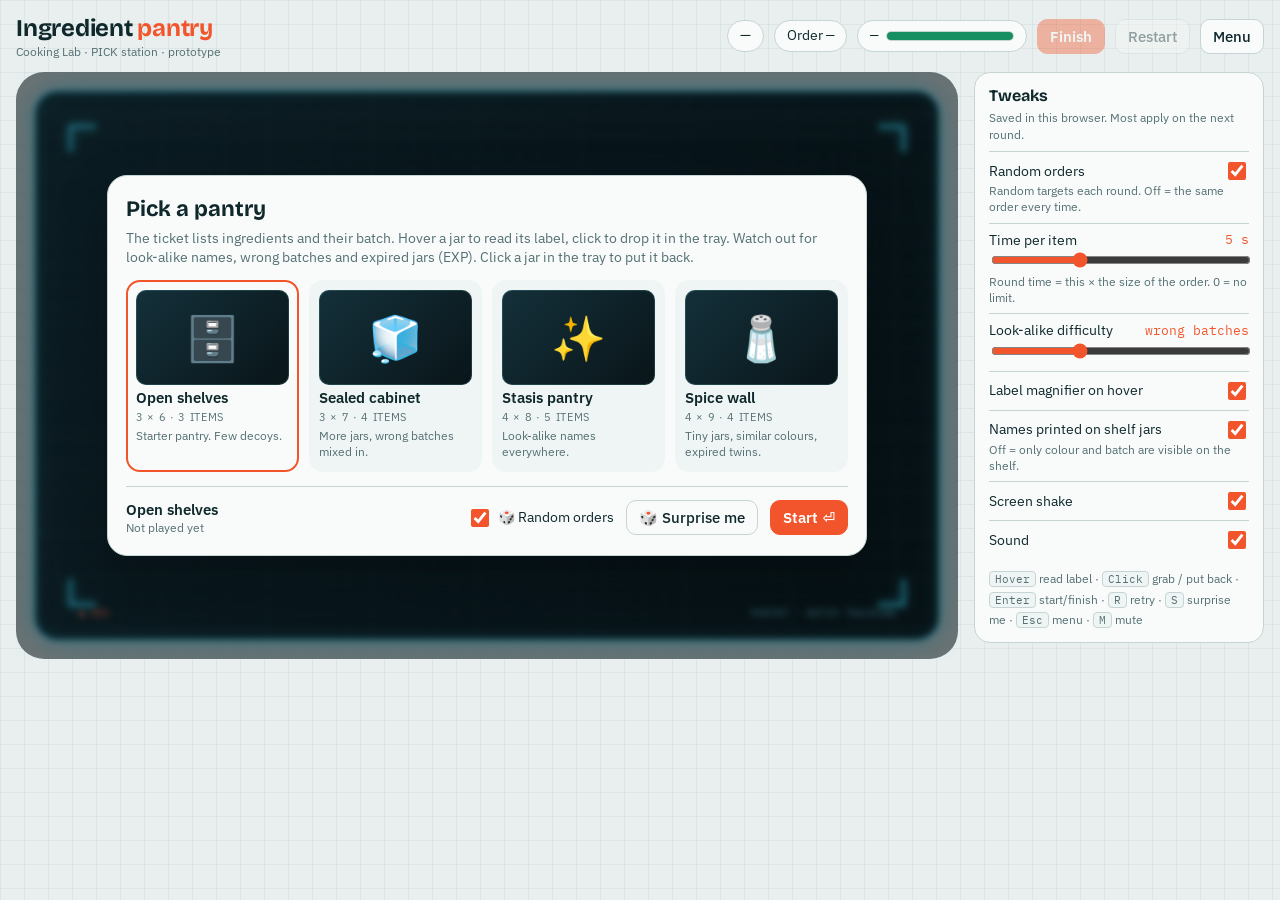
<file: minigames/pantry.html>
<!doctype html>
<html lang="en">
<head>
<meta charset="utf-8">
<meta name="viewport" content="width=device-width,initial-scale=1">
<title>Ingredient pantry</title>
<link rel="stylesheet" href="kit.css">
</head>
<body>
<script src="specs.js"></script>
<script src="kit.js"></script>
<script>
"use strict";
/* Ingredient pantry · PICK
   The ticket (top-left) lists ingredients with a required batch. Hover a jar to magnify its label
   (name, batch, expiry). Click to drop it in the tray. Watch for look-alike names, wrong batches and
   expired jars. Click a jar in the tray to put it back (the wrong grab still counts). */
const SH={x:300,y:70,w:570,h:350},TRAY={x:300,y:440,w:440,h:70};
const POOL=[['Phase-shifted egg','#FFF3D6'],['Plasma butter','#FFC533'],['Cryo-chives','#4CAF50'],['Moon potato','#E8D3A2'],['Helium flour','#F4F4F0'],['Nebula sauce','#7B5CFF'],
 ['Chlorophyll leaves','#3CC48E'],['UV croutons','#E0A040'],['Ionized rum','#D9822B'],['Caramel lattice','#C98F00'],['Splitting spice','#9D88FF'],['Tomato plasma','#E8473B'],
 ['Time-crystal garnish','#6FE0FF'],['Gel spheres','#FF8FB1'],['Glow-shroom','#5FD0F0'],['Nitro berries','#D6336C'],['Quark herbs','#2E9E5B'],['Tahini fog','#EADFC8'],
 ['Magnet berries','#3B6FE0'],['Sun-ray juice','#FFD23F'],['Mineral ice','#BFE9FF'],['Static salsa','#E8573B'],['Cryo dust','#7FE8FF'],['Pollen parmesan','#FFD84D'],['Comet sauce','#D63380']];
const VARS=[
 {id:'open',name:'Open shelves',kind:'3 × 6 · 3 items',desc:'Starter pantry. Few decoys.',icon:'🗄️',rows:3,cols:6,items:3,extra:0},
 {id:'cabinet',name:'Sealed cabinet',kind:'3 × 7 · 4 items',desc:'More jars, wrong batches mixed in.',icon:'🧊',rows:3,cols:7,items:4,extra:1},
 {id:'stasis',name:'Stasis pantry',kind:'4 × 8 · 5 items',desc:'Look-alike names everywhere.',icon:'✨',rows:4,cols:8,items:5,extra:1},
 {id:'spice',name:'Spice wall',kind:'4 × 9 · 4 items',desc:'Tiny jars, similar colours, expired twins.',icon:'🧂',rows:4,cols:9,items:4,extra:2},
];
let S=null;
function lookalike(name,rand){const w=name.split(/([ -])/),r=rand();
  if(r<.33)return name.endsWith('s')?name.slice(0,-1):name+'s';
  if(r<.66){const i=w[0].length>3?1+Math.floor(rand()*(w[0].length-2)):0;const a=w[0].split('');[a[i],a[i+1]]=[a[i+1],a[i]];w[0]=a.join('');return w.join('')}
  return name+' lite'}
MG.create({
  id:'pantry',name:'Ingredient pantry',verb:'PICK',plateLabel:'PANTRY · BATCH TRACKING',
  menuTitle:'Pick a pantry',
  intro:'The ticket lists ingredients and their batch. Hover a jar to read its label, click to drop it in the tray. Watch out for look-alike names, wrong batches and expired jars (EXP). Click a jar in the tray to put it back.',
  keys:'<kbd>Hover</kbd> read label · <kbd>Click</kbd> grab / put back',
  variants:VARS,
  order(v,rand,K){const pool=[...POOL].sort(()=>rand()-.5),items=pool.slice(0,v.items).map(([n,c])=>({n,c,b:10+Math.floor(rand()*89)}));
    const lv=Math.min(3,K.T.look+v.extra),jars=[];
    items.forEach(it=>{jars.push({n:it.n,c:it.c,b:it.b,exp:false,ok:true});
      if(lv>=1)jars.push({n:it.n,c:it.c,b:+String(it.b).split('').reverse().join('')===it.b?it.b+1:+String(it.b).split('').reverse().join(''),exp:false});
      if(lv>=2)jars.push({n:lookalike(it.n,rand),c:it.c,b:it.b,exp:false});
      if(lv>=3)jars.push({n:it.n,c:it.c,b:it.b,exp:true})});
    const fill=pool.slice(v.items);let k=0;while(jars.length<v.rows*v.cols){const[n,c]=fill[k++%fill.length];jars.push({n,c,b:10+Math.floor(rand()*89),exp:rand()<.15})}
    jars.sort(()=>rand()-.5);jars.forEach(j=>{j.d=j.exp?0:1+Math.floor(rand()*9)});
    return{units:v.items,items,jars,title:`${v.items} ingredients`,subtitle:v.name,chip:`${v.items} items`,label:'Ticket'}},
  start(K,o){const v=o.variant,cw=SH.w/v.cols,rh=SH.h/v.rows;S={v,o,cw,rh,items:o.items.map(i=>({...i,got:false})),jars:o.jars.map((j,i)=>({...j,i,row:Math.floor(i/v.cols),col:i%v.cols,inTray:false,shake:0})),tray:[],wrong:0,hover:null,done:false}},
  down(K,x,y){const t=trayHit(x,y);if(t){t.inTray=false;S.tray=S.tray.filter(j=>j!==t);K.sfx.pop();return}
    const j=jarHit(x,y);if(!j)return;grab(K,j)},
  update(K,dt){if(!S)return;for(const j of S.jars)j.shake=Math.max(0,j.shake-dt*3)},
  draw(K,g,now){if(!S)return;const{draw:D,C}=K,v=S.v;
    // shelves
    for(let r=0;r<v.rows;r++){const y=SH.y+(r+1)*S.rh-6;g.save();g.shadowColor=C.cyan;g.shadowBlur=10;g.fillStyle='#1d3c46';g.fillRect(SH.x-8,y,SH.w+16,8);g.restore();g.fillStyle='rgba(127,243,255,.4)';g.fillRect(SH.x-8,y,SH.w+16,1.5)}
    S.hover=K.playing?jarHit(K.mouse.x,K.mouse.y):null;
    for(const j of S.jars){if(j.inTray)continue;const x=SH.x+j.col*S.cw+S.cw/2+Math.sin(now/30)*j.shake*4,y=SH.y+(j.row+1)*S.rh-8;jar(g,K,j,x,y,Math.min(S.cw*.7,S.rh*.5),j===S.hover)}
    // tray
    D.box(g,TRAY.x,TRAY.y,TRAY.w,TRAY.h,12,{fill:'rgba(6,18,22,.85)',stroke:'rgba(127,243,255,.4)'});D.text(g,'PREP TRAY',TRAY.x+10,TRAY.y-10,{align:'left',font:'600 11px "IBM Plex Mono", monospace',col:C.cyan2});
    S.tray.forEach((j,i)=>{const x=TRAY.x+30+i*44,y=TRAY.y+TRAY.h-10;jar(g,K,j,x,y,28,false);D.text(g,j.good?'✓':'✗',x,TRAY.y+12,{font:'700 14px "IBM Plex Mono", monospace',col:j.good?C.ok:C.bad})});
    // magnifier
    if(S.hover&&K.T.magnifier){const j=S.hover,mx=Math.min(K.mouse.x+18,700),my=Math.max(80,K.mouse.y-120);D.box(g,mx,my,170,92,10,{fill:'rgba(6,18,22,.95)',stroke:j.c,glow:j.c});
      g.fillStyle=j.c;g.fillRect(mx,my+10,6,72);D.text(g,j.n,mx+16,my+22,{align:'left',font:'700 14px "IBM Plex Sans", sans-serif'});
      D.text(g,`BATCH  B-${j.b}`,mx+16,my+46,{align:'left',font:'600 12px "IBM Plex Mono", monospace',col:C.cyan2});
      D.text(g,j.exp?'EXPIRED':`EXPIRES  D+${j.d}`,mx+16,my+68,{align:'left',font:'600 12px "IBM Plex Mono", monospace',col:j.exp?C.bad:C.ok})}
    K.hint(K.playing?'hover = read label · click = grab · click tray jar = put back':'')},
  panel(K){if(!S)return{};return{big:`${S.items.filter(i=>i.got).length}/${S.items.length} <small>picked</small>`,
    sub:S.items.map(i=>`<div style="color:${i.got?'#3CC48E':'#E2F6FF'}">${i.got?'☑':'☐'} ${i.n} · B-${i.b}</div>`).join('')+(S.wrong?`<div style="color:#FF6370">✗ ${S.wrong} wrong grab${S.wrong>1?'s':''}</div>`:''),
    slots:S.items.map(i=>i.got?'ok':'')}},
  evaluate(K){const got=S.items.filter(i=>i.got).length,n=S.items.length;
    return{score:100*got/n-10*S.wrong,lines:[['Correct picks',`${got}/${n}`],['Wrong grabs',S.wrong],...S.items.filter(i=>!i.got).map(i=>['Missing',`${i.n} · B-${i.b}`])],
      bars:{items:S.items.map(i=>({v:i.got?100:0,label:i.n.split(/[ -]/)[0],cls:i.got?'ok':'bad'})),max:100},note:'Each wrong grab costs 10 points.'}},
});
function jar(g,K,j,x,y,s,hov){const C=K.C,w=s*.8,h=s;
  g.save();if(hov){g.shadowColor=j.c;g.shadowBlur=18}
  g.fillStyle='rgba(200,240,255,.12)';g.strokeStyle=hov?'#fff':'rgba(190,250,255,.6)';g.lineWidth=1.5;g.beginPath();g.roundRect(x-w/2,y-h,w,h,6);g.fill();g.stroke();g.shadowBlur=0;
  g.fillStyle=j.c;g.globalAlpha=.85;g.beginPath();g.roundRect(x-w/2+3,y-h*.72,w-6,h*.72-3,4);g.fill();g.globalAlpha=1;
  g.fillStyle='#5a6b73';g.fillRect(x-w/2-2,y-h-6,w+4,7);
  g.fillStyle='rgba(6,18,22,.85)';g.fillRect(x-w/2+2,y-h*.55,w-4,h*.32);
  const fs=Math.max(7,Math.min(10,s*.2));g.fillStyle=j.exp?C.bad:'#E2F6FF';g.font=`600 ${fs}px "IBM Plex Mono", monospace`;g.textAlign='center';g.textBaseline='middle';
  if(K.T.labels){g.save();g.beginPath();g.rect(x-w/2+2,y-h*.55,w-4,h*.32);g.clip();g.fillText(j.n.split(/[ -]/)[0],x,y-h*.47);g.restore()}
  g.fillText(j.exp?'EXP':'B-'+j.b,x,y-h*(K.T.labels?.31:.39));g.restore()}
function jarHit(x,y){for(const j of S.jars){if(j.inTray)continue;const jx=SH.x+j.col*S.cw+S.cw/2,jy=SH.y+(j.row+1)*S.rh-8,s=Math.min(S.cw*.7,S.rh*.5);if(Math.abs(x-jx)<s*.45&&y<jy&&y>jy-s-8)return j}return null}
function trayHit(x,y){if(y<TRAY.y||y>TRAY.y+TRAY.h)return null;for(let i=0;i<S.tray.length;i++){const jx=TRAY.x+30+i*44;if(Math.abs(x-jx)<18)return S.tray[i]}return null}
function grab(K,j){if(S.tray.length>=9){K.toast('Tray is full: put something back');return}
  const need=S.items.find(i=>!i.got&&i.n===j.n&&i.b===j.b&&!j.exp);j.inTray=true;S.tray.push(j);
  if(need){need.got=true;j.good=true;K.sfx.good();K.burst(TRAY.x+30+(S.tray.length-1)*44,TRAY.y+20,{n:12,col:'#3CC48E',spd:120,life:.4});
    if(S.items.every(i=>i.got)){K.state='ending';setTimeout(()=>K.finish('done'),500)}}
  else{j.good=false;S.wrong++;K.sfx.bad();K.shake(4);K.toast(j.exp?'Expired!':S.items.some(i=>i.n===j.n)?'Wrong batch!':'Not on the ticket!')}}
</script>
</body>
</html>
</file>
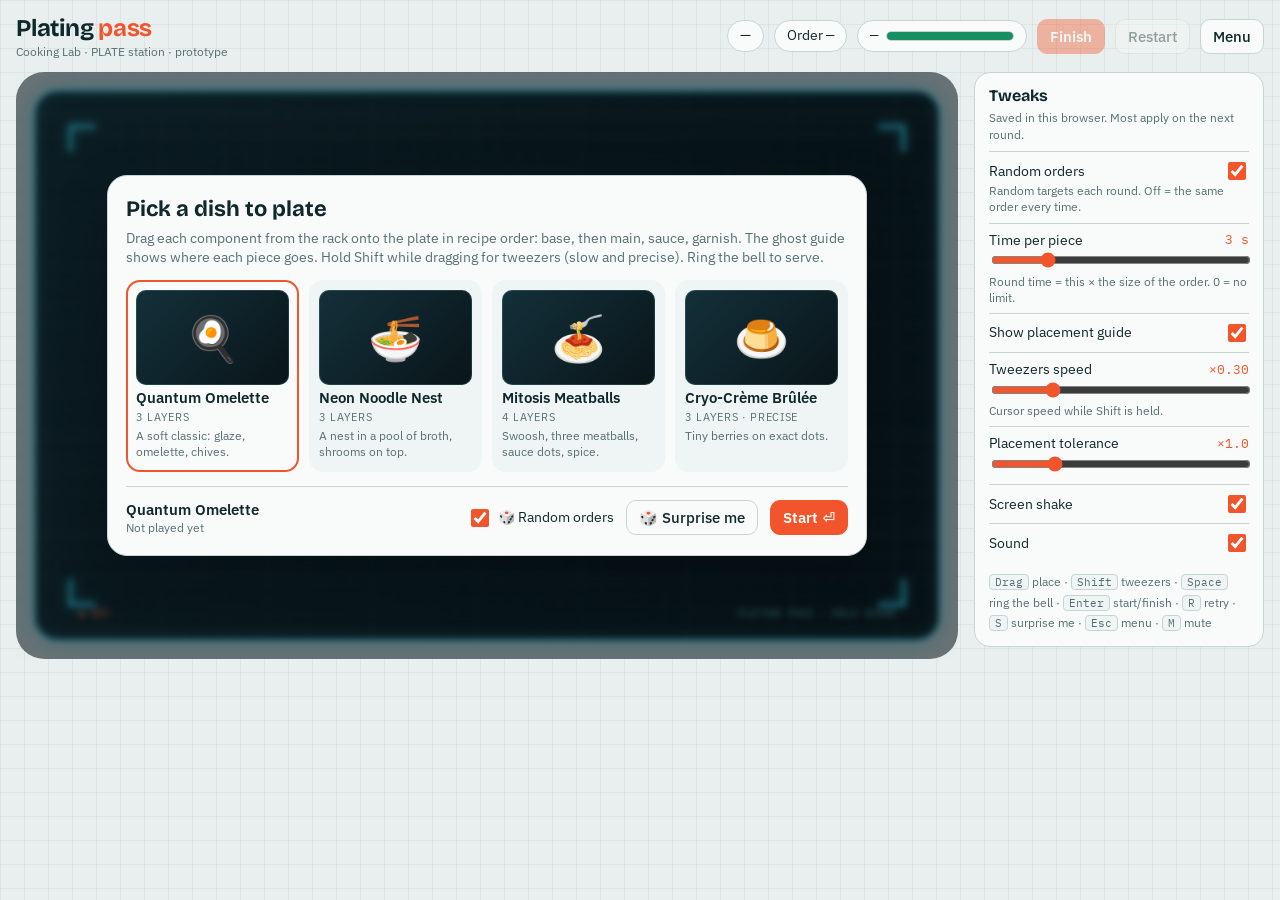
<file: minigames/plating.html>
<!doctype html>
<html lang="en">
<head>
<meta charset="utf-8">
<meta name="viewport" content="width=device-width,initial-scale=1">
<title>Plating pass</title>
<link rel="stylesheet" href="kit.css">
</head>
<body>
<script src="specs.js"></script>
<script src="kit.js"></script>
<script>
"use strict";
/* Plating pass · PLATE
   Drag components from the rack onto the plate, in recipe order (base → main → sauce → garnish).
   The ghost guide shows where each piece goes. Hold Shift while dragging for tweezers (slow, precise),
   needed for small garnish. Ring the bell (Space) to serve. */
const PL={x:510,y:285,r:170},RACK={x:745,y:72,w:125,h:52},BELL={x:745,y:452,w:125,h:50};
const LAYER=['base','main','sauce','garnish'];
const VARS=[
 {id:'omelette',name:'Quantum Omelette',kind:'3 layers',desc:'A soft classic: glaze, omelette, chives.',icon:'🍳',comps:[
   {n:'Plasma butter glaze',L:0,col:'#FFC533',shape:'smear',s:95,pts:[[0,0]]},{n:'Phase-shifted omelette',L:1,col:'#FFE9A8',shape:'half',s:70,pts:[[0,-6]]},{n:'Cryo-chives',L:3,col:'#4CAF50',shape:'leaf',s:12,pts:[[-30,-40],[0,-48],[30,-40]]}]},
 {id:'noodles',name:'Neon Noodle Nest',kind:'3 layers',desc:'A nest in a pool of broth, shrooms on top.',icon:'🍜',comps:[
   {n:'Ion broth',L:0,col:'#F2852C',shape:'pool',s:110,pts:[[0,0]]},{n:'Plasma noodles',L:1,col:'#FFD86B',shape:'nest',s:62,pts:[[0,0]]},{n:'Glow-shroom',L:3,col:'#6FE0FF',shape:'ball',s:13,pts:[[-26,-18],[24,-22],[2,26]]}]},
 {id:'meatballs',name:'Mitosis Meatballs',kind:'4 layers',desc:'Swoosh, three meatballs, sauce dots, spice.',icon:'🍝',comps:[
   {n:'Tomato plasma swoosh',L:0,col:'#E8473B',shape:'swoosh',s:120,pts:[[0,10]]},{n:'Synth-mince ball',L:1,col:'#B5523B',shape:'ball',s:26,pts:[[-55,0],[0,-12],[55,0]]},
   {n:'Comet sauce dot',L:2,col:'#D6336C',shape:'dot',s:9,pts:[[-80,50],[-40,60],[40,60],[80,50]]},{n:'Splitting spice',L:3,col:'#9D88FF',shape:'gem',s:8,pts:[[-28,-40],[28,-44]]}]},
 {id:'brulee',name:'Cryo-Crème Brûlée',kind:'3 layers · precise',desc:'Tiny berries on exact dots.',icon:'🍮',comps:[
   {n:'Vanilla custard',L:0,col:'#FFE9A8',shape:'pool',s:85,pts:[[0,0]]},{n:'Caramel crust',L:1,col:'#C98F00',shape:'disc',s:70,pts:[[0,0]]},{n:'Nitro berry',L:3,col:'#D6336C',shape:'ball',s:9,pts:[[-20,-10],[0,-24],[20,-10],[0,6]]}]},
];
let S=null;
const rot=(p,a)=>[p[0]*Math.cos(a)-p[1]*Math.sin(a),p[0]*Math.sin(a)+p[1]*Math.cos(a)];
MG.create({
  id:'plating',name:'Plating pass',verb:'PLATE',plateLabel:'PLATING PASS · HOLO GUIDE',
  menuTitle:'Pick a dish to plate',
  intro:'Drag each component from the rack onto the plate in recipe order: base, then main, sauce, garnish. The ghost guide shows where each piece goes. Hold Shift while dragging for tweezers (slow and precise). Ring the bell to serve.',
  keys:'<kbd>Drag</kbd> place · <kbd>Shift</kbd> tweezers · <kbd>Space</kbd> ring the bell',
  variants:VARS,
  order(v,rand,K){const a=(rand()-.5)*1.4,ox=(rand()-.5)*30,oy=(rand()-.5)*30;
    const comps=v.comps.map(c=>({...c,pts:c.pts.map(p=>{const q=rot(p,a);return[q[0]+ox,q[1]+oy]})}));const n=comps.reduce((s,c)=>s+c.pts.length,0);
    return{units:n,comps,rot:a,title:v.name,subtitle:comps.map(c=>`${LAYER[c.L]}: ${c.n}`).join(' → '),chip:`${n} pieces`,label:'Plate'}},
  start(K,o){S={o,comps:o.comps.map((c,i)=>({...c,i,left:c.pts.length})),placed:[],drag:null,seq:0,served:false}},
  down(K,x,y,e){const ci=rackHit(x,y);if(ci!=null){const c=S.comps[ci];if(!c.left){K.toast('All placed');return}S.drag={c,x,y,mx:x,my:y};K.sfx.click();return}
    if(x>BELL.x&&x<BELL.x+BELL.w&&y>BELL.y&&y<BELL.y+BELL.h)serve(K)},
  move(K,x,y,e){const d=S.drag;if(!d)return;const f=e.shiftKey?K.T.tweez:1;d.x+=(x-d.mx)*f;d.y+=(y-d.my)*f;d.mx=x;d.my=y;d.tw=e.shiftKey},
  up(K){const d=S.drag;if(!d)return;S.drag=null;if(Math.hypot(d.x-PL.x,d.y-PL.y)>PL.r+10){K.sfx.tink();return}
    S.placed.push({c:d.c,x:d.x-PL.x,y:d.y-PL.y,seq:S.seq++});d.c.left--;K.sfx.pop();K.burst(d.x,d.y,{n:8,col:d.c.col,spd:80,life:.35,r:2})},
  key(K,k,down){if(down&&k===' '){serve(K);return true}},
  draw(K,g,now){if(!S)return;const{draw:D,C}=K;
    // plate
    g.save();g.shadowColor=C.cyan;g.shadowBlur=24;g.fillStyle='#EEF6F8';g.beginPath();g.arc(PL.x,PL.y,PL.r+18,0,K.TAU);g.fill();g.restore();
    g.fillStyle='#dfe9ec';g.beginPath();g.arc(PL.x,PL.y,PL.r,0,K.TAU);g.fill();g.strokeStyle='rgba(120,150,160,.4)';g.lineWidth=2;g.beginPath();g.arc(PL.x,PL.y,PL.r,0,K.TAU);g.stroke();
    // guide ghosts
    if(K.T.guide){g.save();g.globalAlpha=.35+.1*Math.sin(now/300);g.setLineDash([4,4]);for(const c of S.comps)for(const p of c.pts){shape(g,c,PL.x+p[0],PL.y+p[1],true)}g.restore()}
    // placed in sequence
    for(const p of S.placed)shape(g,p.c,PL.x+p.x,PL.y+p.y,false);
    // rack
    D.text(g,'RACK · drag to the plate',RACK.x,RACK.y-12,{align:'left',font:'600 10px "IBM Plex Mono", monospace',col:C.cyan2});
    S.comps.forEach((c,i)=>{const y=RACK.y+i*(RACK.h+8);D.box(g,RACK.x,y,RACK.w,RACK.h,10,{fill:c.left?'rgba(6,18,22,.88)':'rgba(6,18,22,.4)',stroke:c.left?c.col:'rgba(127,243,255,.15)',glow:c.left?c.col:null,blur:6});
      g.save();g.globalAlpha=c.left?1:.3;shape(g,c,RACK.x+22,y+RACK.h/2,false,Math.min(1,18/c.s));g.restore();
      D.text(g,LAYER[c.L].toUpperCase(),RACK.x+44,y+14,{align:'left',font:'600 9px "IBM Plex Mono", monospace',col:C.dim});
      g.save();g.beginPath();g.rect(RACK.x+44,y+20,RACK.w-48,18);g.clip();D.text(g,c.n,RACK.x+44,y+29,{align:'left',font:'600 11px "IBM Plex Sans", sans-serif',col:c.left?C.ink:C.dim});g.restore();
      D.text(g,'×'+c.left,RACK.x+RACK.w-8,y+44,{align:'right',font:'700 11px "IBM Plex Mono", monospace',col:c.left?C.cyan2:C.dim})});
    D.box(g,BELL.x,BELL.y,BELL.w,BELL.h,12,{fill:'rgba(255,110,74,.2)',stroke:C.accent,glow:C.accent});D.text(g,'🔔 SERVE',BELL.x+BELL.w/2,BELL.y+19,{font:'700 14px "IBM Plex Mono", monospace',col:'#FFD9CC'});D.text(g,'space',BELL.x+BELL.w/2,BELL.y+37,{font:'500 10px "IBM Plex Mono", monospace',col:C.dim});
    // dragged piece
    if(S.drag){const d=S.drag;g.save();g.shadowColor=d.c.col;g.shadowBlur=16;shape(g,d.c,d.x,d.y,false);g.restore();if(d.tw){D.ring(g,d.x,d.y,d.c.s+10,0,K.TAU,'rgba(255,255,255,.7)',1.5);D.text(g,'tweezers',d.x,d.y-d.c.s-20,{font:'600 10px "IBM Plex Mono", monospace',col:'#fff'})}}
    K.hint(K.playing?'drag = place · hold Shift = tweezers · space = serve':'')},
  panel(K){if(!S)return{};const exp=S.comps.map(c=>c.L).sort((a,b)=>a-b),next=S.comps.filter(c=>c.left).sort((a,b)=>a.L-b.L)[0];
    return{big:`${S.placed.length}/${S.o.units} <small>placed</small>`,sub:S.comps.slice().sort((a,b)=>a.L-b.L).map(c=>`<div style="color:${c.left?'#E2F6FF':'#3CC48E'}">${c.left?'○':'●'} ${LAYER[c.L]} · ${c.n}</div>`).join(''),slots:S.placed.map(p=>acc(K,p)>.7?'ok':'warn')}},
  evaluate(K){const ps=S.placed;let inv=0,pairs=0;for(let i=0;i<ps.length;i++)for(let j=i+1;j<ps.length;j++){if(ps[i].c.L===ps[j].c.L)continue;pairs++;if(ps[i].c.L>ps[j].c.L)inv++}
    const ord=pairs?1-inv/pairs:ps.length?1:0,pl=S.comps.map(c=>{const mine=ps.filter(p=>p.c===c),used=new Set();let s=0;for(const p of mine){let b=null,bd=1e9;c.pts.forEach((q,k)=>{if(used.has(k))return;const d=Math.hypot(p.x-q[0],p.y-q[1]);if(d<bd){bd=d;b=k}});if(b!=null){used.add(b);s+=accD(K,c,bd)}}return s/c.pts.length});
    const place=pl.reduce((a,b)=>a+b,0)/pl.length,missing=S.comps.reduce((a,c)=>a+c.left,0);
    return{score:100*(ord*.35+place*.65)*(ps.length?1:0),lines:[['Layer order',`${Math.round(ord*100)}%${inv?` (${inv} out of order)`:''}`],['Placement accuracy',Math.round(place*100)+'%'],['Missing pieces',missing]],
      bars:{items:S.comps.map((c,i)=>({v:Math.round(pl[i]*100),label:LAYER[c.L],cls:pl[i]>.75?'ok':pl[i]>.4?'warn':'bad'})),max:100},note:'35% layer order, 65% placement (distance to the guide; small garnish is judged tighter).'}},
});
function accD(K,c,d){const tol=(c.s<15?10:c.s<40?22:35)*K.T.tol;return Math.max(0,1-Math.max(0,d-tol*.3)/tol)}
function acc(K,p){let bd=1e9;for(const q of p.c.pts)bd=Math.min(bd,Math.hypot(p.x-q[0],p.y-q[1]));return accD(K,p.c,bd)}
function rackHit(x,y){if(x<RACK.x||x>RACK.x+RACK.w)return null;const i=Math.floor((y-RACK.y)/(RACK.h+8));if(i<0||i>=S.comps.length||y-RACK.y-i*(RACK.h+8)>RACK.h)return null;return i}
function serve(K){if(!K.playing)return;K.state='ending';K.sfx.tone(1568,.6,.25,'sine');K.sfx.tone(2093,.5,.12,'sine',null,.02);setTimeout(()=>K.finish('done'),600)}
function shape(g,c,x,y,ghost,sc=1){const s=c.s*sc;g.save();g.translate(x,y);g.fillStyle=ghost?'transparent':c.col;g.strokeStyle=ghost?'#0BA5C4':'rgba(0,0,0,.15)';g.lineWidth=ghost?1.5:1;
  const fs=()=>{if(!ghost)g.fill();g.stroke()};g.beginPath();
  switch(c.shape){
    case'pool':g.arc(0,0,s,0,Math.PI*2);if(!ghost){g.globalAlpha=.85}fs();break;
    case'smear':g.ellipse(0,0,s,s*.45,-.3,0,Math.PI*2);fs();break;
    case'half':g.arc(0,0,s,Math.PI*.05,Math.PI*.95+Math.PI);g.closePath();fs();break;
    case'nest':g.arc(0,0,s,0,Math.PI*2);fs();if(!ghost){g.strokeStyle='rgba(160,110,20,.6)';g.lineWidth=2;for(let i=0;i<10;i++){g.beginPath();g.arc(Math.cos(i)*s*.3,Math.sin(i*1.7)*s*.3,s*.5,i,i+2.4);g.stroke()}}break;
    case'swoosh':g.lineWidth=ghost?1.5:Math.max(5,22*sc);g.lineCap='round';g.arc(0,-s*.6,s,Math.PI*.25,Math.PI*.75);if(ghost)g.stroke();else{g.strokeStyle=c.col;g.stroke()}break;
    case'leaf':g.ellipse(0,0,s,s*.35,.6,0,Math.PI*2);fs();break;
    case'gem':g.moveTo(0,-s);g.lineTo(s*.7,0);g.lineTo(0,s);g.lineTo(-s*.7,0);g.closePath();fs();break;
    default:g.arc(0,0,s,0,Math.PI*2);fs();if(!ghost&&s>10){g.fillStyle='rgba(255,255,255,.4)';g.beginPath();g.arc(-s*.3,-s*.3,s*.3,0,Math.PI*2);g.fill()}}
  g.restore()}
</script>
</body>
</html>
</file>
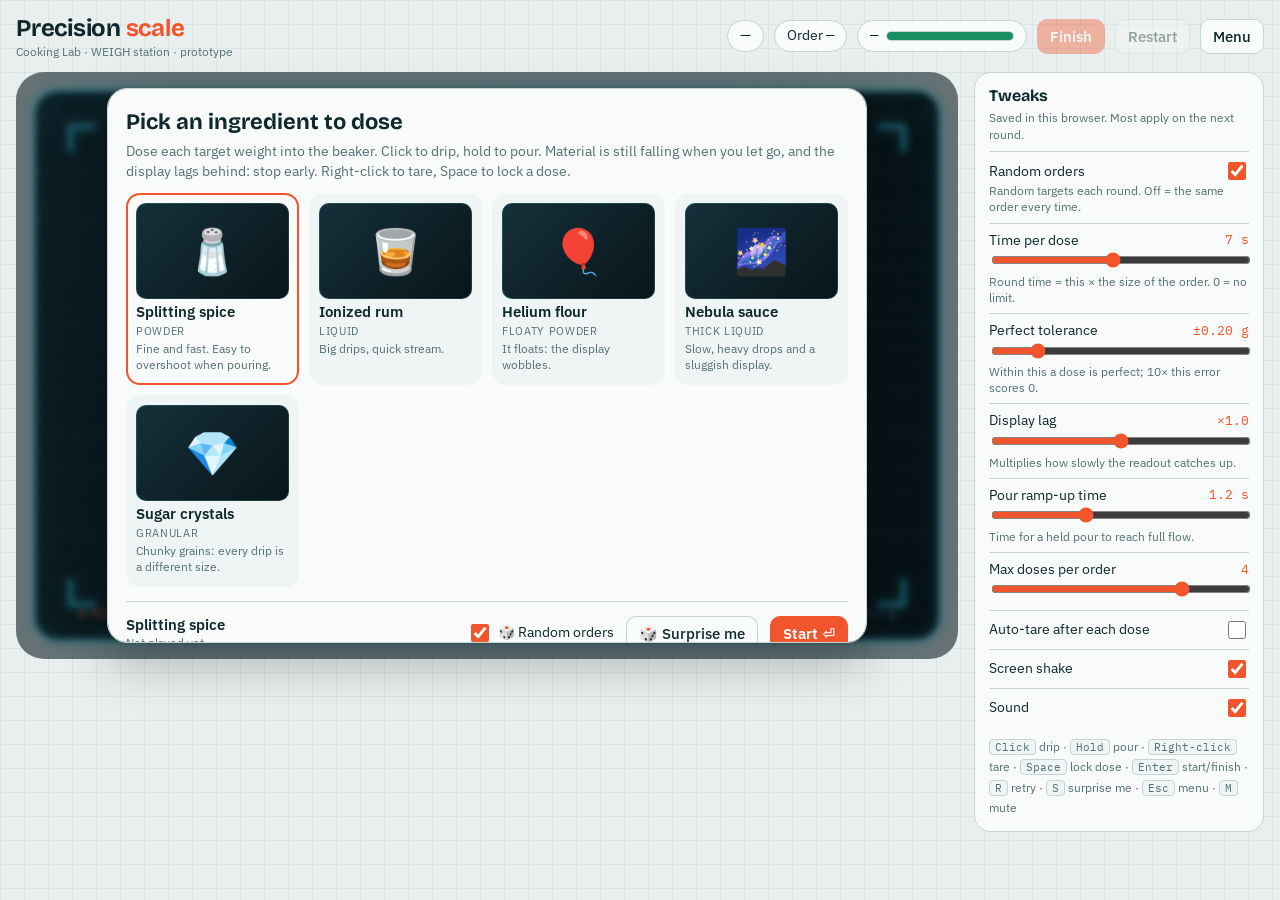
<file: minigames/scale.html>
<!doctype html>
<html lang="en">
<head>
<meta charset="utf-8">
<meta name="viewport" content="width=device-width,initial-scale=1">
<title>Precision scale</title>
<link rel="stylesheet" href="kit.css">
</head>
<body>
<script src="specs.js"></script>
<script src="kit.js"></script>
<script>
"use strict";
/* Precision scale · WEIGH
   Click = one drip, hold = pour (flow accelerates). Material lands after a short fall and the display
   settles with a lag, so overshoot happens after you let go — and can't be undone.
   Right-click = tare. Space (or the LOCK button) locks the current dose and moves to the next. */
const NOZ={x:560,y:118},BEAK={x:560,y:395,w:120,h:150},DISP={x:560,y:500},LOCKB={x:740,y:470,w:120,h:44};
const VARS=[
 {id:'spice',name:'Splitting spice',kind:'Powder',desc:'Fine and fast. Easy to overshoot when pouring.',icon:'🧂',col:'#9D88FF',drip:.1,pour:4,lag:.35,jit:0,fall:1,lo:2,hi:8,grain:0},
 {id:'rum',name:'Ionized rum',kind:'Liquid',desc:'Big drips, quick stream.',icon:'🥃',col:'#F2852C',drip:.25,pour:9,lag:.5,jit:0,fall:1,lo:8,hi:25,grain:0},
 {id:'flour',name:'Helium flour',kind:'Floaty powder',desc:'It floats: the display wobbles.',icon:'🎈',col:'#E8F3FF',drip:.15,pour:6,lag:.6,jit:.18,fall:.55,lo:5,hi:15,grain:0},
 {id:'sauce',name:'Nebula sauce',kind:'Thick liquid',desc:'Slow, heavy drops and a sluggish display.',icon:'🌌',col:'#7B5CFF',drip:.4,pour:7,lag:.85,jit:0,fall:.6,lo:10,hi:30,grain:0},
 {id:'sugar',name:'Sugar crystals',kind:'Granular',desc:'Chunky grains: every drip is a different size.',icon:'💎',col:'#C8F7FF',drip:.3,pour:5,lag:.4,jit:0,fall:1.1,lo:3,hi:12,grain:1},
];
let S=null;
const fmt=g=>g.toFixed(1)+' g';
MG.create({
  id:'scale',name:'Precision scale',verb:'WEIGH',plateLabel:'PRECISION SCALE · 0.1 g',
  menuTitle:'Pick an ingredient to dose',
  intro:'Dose each target weight into the beaker. Click to drip, hold to pour. Material is still falling when you let go, and the display lags behind: stop early. Right-click to tare, Space to lock a dose.',
  keys:'<kbd>Click</kbd> drip · <kbd>Hold</kbd> pour · <kbd>Right-click</kbd> tare · <kbd>Space</kbd> lock dose',
  variants:VARS,
  order(v,rand,K){const n=1+Math.floor(rand()*K.T.maxDoses),t=[];for(let i=0;i<n;i++)t.push(Math.round((v.lo+rand()*(v.hi-v.lo))*10)/10);
    return{units:n,targets:t,title:`${n} dose${n>1?'s':''} of ${v.name}`,subtitle:t.map(fmt).join(' · '),chip:t.map(fmt).join(' + '),label:'Dose target'}},
  start(K,o){if(S&&S.snd)S.snd.stop();const v=o.variant;S={v,i:0,mass:0,tare:0,shown:0,doseStart:0,doses:o.targets.map(t=>({t,got:null})),drops:[],press:false,pressT:0,pouring:false,holdT:0,cap:o.targets.reduce((a,b)=>a+b,0)*1.35,snd:null,flash:0}},
  stop(K){if(S&&S.snd){S.snd.stop();S.snd=null}},
  down(K,x,y,e){
    if(e.button===2){tare(K);return}
    if(x>LOCKB.x&&x<LOCKB.x+LOCKB.w&&y>LOCKB.y&&y<LOCKB.y+LOCKB.h){lock(K);return}
    S.press=true;S.pressT=0},
  up(K){if(!S.press)return;S.press=false;if(!S.pouring)drip(K);S.pouring=false;S.holdT=0;if(S.snd){S.snd.stop();S.snd=null}},
  key(K,k,down){if(down&&(k===' '||k==='n')){lock(K);return true}if(down&&k==='t'){tare(K);return true}},
  update(K,dt){if(!S)return;const v=S.v;
    if(S.press&&K.playing){S.pressT+=dt;if(!S.pouring&&S.pressT>.18){S.pouring=true;S.holdT=0;S.snd=K.sfx.loop('noise',600,'lowpass')}
      if(S.pouring){S.holdT+=dt;const f=Math.min(1,S.holdT/K.T.accel),rate=v.pour*(.08+.92*f*f);
        let m=rate*dt;if(v.grain)m*=.4+Math.random()*1.2;S.drops.push({x:NOZ.x+(Math.random()-.5)*4,y:NOZ.y+20,vy:120,m,r:2+f*2});if(S.snd)S.snd.set(.05+.12*f,400+900*f)}}
    const surf=surface();
    for(let i=S.drops.length-1;i>=0;i--){const d=S.drops[i];d.vy+=900*v.fall*dt;d.y+=d.vy*dt;
      if(d.y>=surf){S.drops.splice(i,1);S.mass+=d.m;if(d.m>.05&&Math.random()<.5)K.burst(d.x,surf,{n:3,col:v.col,spd:60,life:.3,r:1.5,dir:-Math.PI/2,spread:1.6,grav:300})}}
    const tgt=S.mass-S.tare,k=1-Math.exp(-dt/Math.max(.01,v.lag*K.T.lag));S.shown+=(tgt-S.shown)*k;S.flash=Math.max(0,S.flash-dt)},
  draw(K,g,now){if(!S)return;const{draw:D,C}=K,v=S.v;
    // dispenser
    D.box(g,NOZ.x-60,40,120,62,10,{fill:'#0f2a32',stroke:C.cyan,glow:C.cyan});D.text(g,v.name.toUpperCase(),NOZ.x,60,{font:'600 10px "IBM Plex Mono", monospace',col:C.cyan2});
    g.fillStyle=v.col;g.globalAlpha=.85;g.fillRect(NOZ.x-44,72,88,18);g.globalAlpha=1;
    D.box(g,NOZ.x-10,100,20,20,4,{fill:'#16353e',stroke:C.cyan});
    // stream & drops
    if(S.pouring&&S.drops.length){g.save();g.strokeStyle=v.col;g.globalAlpha=.75;g.lineWidth=2+Math.min(1,S.holdT/K.T.accel)*4;g.shadowColor=v.col;g.shadowBlur=10;g.beginPath();g.moveTo(NOZ.x,NOZ.y+20);g.lineTo(NOZ.x,surface());g.stroke();g.restore()}
    for(const d of S.drops){g.fillStyle=v.col;g.beginPath();g.ellipse(d.x,d.y,d.r,d.r*1.4,0,0,K.TAU);g.fill()}
    // beaker
    const b=BEAK,lvl=Math.min(1,S.mass/S.cap),top=b.y-b.h;
    g.save();g.beginPath();g.roundRect(b.x-b.w/2,top,b.w,b.h,[4,4,14,14]);g.fillStyle='rgba(127,243,255,.06)';g.fill();g.clip();
    const fy=b.y-lvl*b.h;const lg=g.createLinearGradient(0,fy,0,b.y);lg.addColorStop(0,v.col);lg.addColorStop(1,'rgba(0,0,0,.4)');g.fillStyle=lg;g.globalAlpha=.85;g.fillRect(b.x-b.w/2,fy+Math.sin(now/300)*1.5,b.w,b.h);g.restore();
    D.box(g,b.x-b.w/2,top,b.w,b.h,[4,4,14,14],{stroke:'rgba(190,250,255,.7)',lw:2,glow:C.cyan});
    for(let i=1;i<6;i++){const y=b.y-i*b.h/6;g.strokeStyle='rgba(190,250,255,.35)';g.beginPath();g.moveTo(b.x-b.w/2,y);g.lineTo(b.x-b.w/2+14,y);g.stroke()}
    // scale body + display
    D.box(g,b.x-120,b.y,240,16,6,{fill:'#1d3b44',stroke:C.cyan});
    D.box(g,DISP.x-120,DISP.y-24,240,52,10,{fill:'#04100f',stroke:S.flash?C.ok:C.cyan,glow:S.flash?C.ok:C.cyan});
    const jit=v.jit?Math.sin(now/90)*v.jit+Math.sin(now/37)*v.jit*.5:0,read=Math.round((S.shown+jit)*10)/10;
    D.text(g,(read<0?'−':'')+Math.abs(read).toFixed(1)+' g',DISP.x+60,DISP.y+2,{font:'700 34px "IBM Plex Mono", monospace',align:'right',col:'#B9FFDF',glow:'#3CC48E'});
    D.text(g,S.tare?'TARE':'',DISP.x-104,DISP.y-8,{font:'600 10px "IBM Plex Mono", monospace',align:'left',col:C.warn});
    D.text(g,S.drops.length?'~':'■',DISP.x-104,DISP.y+12,{font:'600 11px "IBM Plex Mono", monospace',align:'left',col:S.drops.length?C.warn:C.ok});
    // dose list
    const lx=720;D.text(g,'DOSES',lx,140,{align:'left',font:'600 11px "IBM Plex Mono", monospace',col:C.cyan2});
    S.doses.forEach((d,i)=>{const y=168+i*44,cur=i===S.i;D.box(g,lx,y-16,140,36,8,{fill:cur?'rgba(63,224,255,.12)':'rgba(6,18,22,.7)',stroke:cur?C.cyan:'rgba(127,243,255,.25)'});
      D.text(g,fmt(d.t),lx+10,y-4,{align:'left',font:'700 15px "IBM Plex Mono", monospace'});
      if(d.got!=null){const e=d.got-d.t,col=Math.abs(e)<=K.T.tol?C.ok:Math.abs(e)<=K.T.tol*3?C.warn:C.bad;D.text(g,(e>=0?'+':'−')+Math.abs(e).toFixed(2),lx+130,y-4,{align:'right',font:'600 12px "IBM Plex Mono", monospace',col})}
      else if(cur)D.text(g,'pouring',lx+130,y-4,{align:'right',font:'500 11px "IBM Plex Mono", monospace',col:C.dim});
      D.text(g,d.got!=null?'got '+fmt(d.got):'',lx+10,y+11,{align:'left',font:'500 10px "IBM Plex Mono", monospace',col:C.dim})});
    D.box(g,LOCKB.x,LOCKB.y,LOCKB.w,LOCKB.h,10,{fill:'rgba(255,110,74,.18)',stroke:C.accent,glow:C.accent});D.text(g,'LOCK DOSE',LOCKB.x+LOCKB.w/2,LOCKB.y+16,{font:'700 13px "IBM Plex Mono", monospace',col:'#FFD9CC'});D.text(g,'space',LOCKB.x+LOCKB.w/2,LOCKB.y+32,{font:'500 10px "IBM Plex Mono", monospace',col:C.dim});
    K.hint(K.playing?'click = drip · hold = pour · right-click = tare · space = lock dose':'')},
  panel(K){if(!S)return{};const d=S.doses[Math.min(S.i,S.doses.length-1)];
    return{big:fmt(d.t)+` <small>${Math.min(S.i+1,S.doses.length)}/${S.doses.length}</small>`,sub:`this dose: ${(S.mass-S.doseStart).toFixed(1)} g in beaker`,
      slots:S.doses.map(d=>d.got==null?'':Math.abs(d.got-d.t)<=K.T.tol?'ok':Math.abs(d.got-d.t)<=K.T.tol*3?'warn':'')}},
  evaluate(K){if(S.i<S.doses.length&&S.mass-S.doseStart>0.05){settle();S.doses[S.i].got=S.mass-S.doseStart}
    const tol=K.T.tol,sc=S.doses.map(d=>d.got==null?0:Math.max(0,1-Math.max(0,Math.abs(d.got-d.t)-tol)/(tol*9)));
    return{score:100*sc.reduce((a,b)=>a+b,0)/sc.length,
      lines:S.doses.map((d,i)=>[`Dose ${i+1} · ${fmt(d.t)}`,d.got==null?'missing':`${fmt(d.got)} (${d.got>=d.t?'+':'−'}${Math.abs(d.got-d.t).toFixed(2)})`]),
      bars:{items:S.doses.map(d=>({v:d.got==null?0:d.got/d.t*100,label:d.got==null?'—':fmt(d.got),cls:d.got==null?'bad':Math.abs(d.got-d.t)<=tol?'ok':Math.abs(d.got-d.t)<=tol*3?'warn':'bad'})),target:100,max:130,tlabel:'target'},
      note:`Perfect within ±${tol.toFixed(2)} g. Overshoot counts the same as undershoot.`}},
});
function surface(){return BEAK.y-Math.min(1,S.mass/S.cap)*BEAK.h}
function settle(){for(const d of S.drops)S.mass+=d.m;S.drops.length=0}
function drip(K){const v=S.v,m=v.grain?v.drip*(.2+Math.random()*1.8):v.drip*(.85+Math.random()*.3);S.drops.push({x:NOZ.x,y:NOZ.y+20,vy:60,m,r:3+m*3});K.sfx.tone(900+Math.random()*300,.05,.08,'sine',500)}
function tare(K){S.tare=S.mass;S.shown=S.mass-S.tare+(S.shown-(S.mass-S.tare));K.sfx.click();K.toast('Tared');}
function lock(K){if(!K.playing||S.i>=S.doses.length)return;settle();const d=S.doses[S.i];d.got=S.mass-S.doseStart;S.doseStart=S.mass;S.i++;S.flash=.3;
  const e=Math.abs(d.got-d.t);if(e<=K.T.tol){K.sfx.good();K.toast('Perfect dose')}else if(e<=K.T.tol*3)K.sfx.pop();else{K.sfx.bad();K.shake(4)}
  if(K.T.autoTare)S.tare=S.mass;
  if(S.i>=S.doses.length){K.state='ending';setTimeout(()=>K.finish('done'),500)}}
</script>
</body>
</html>
</file>
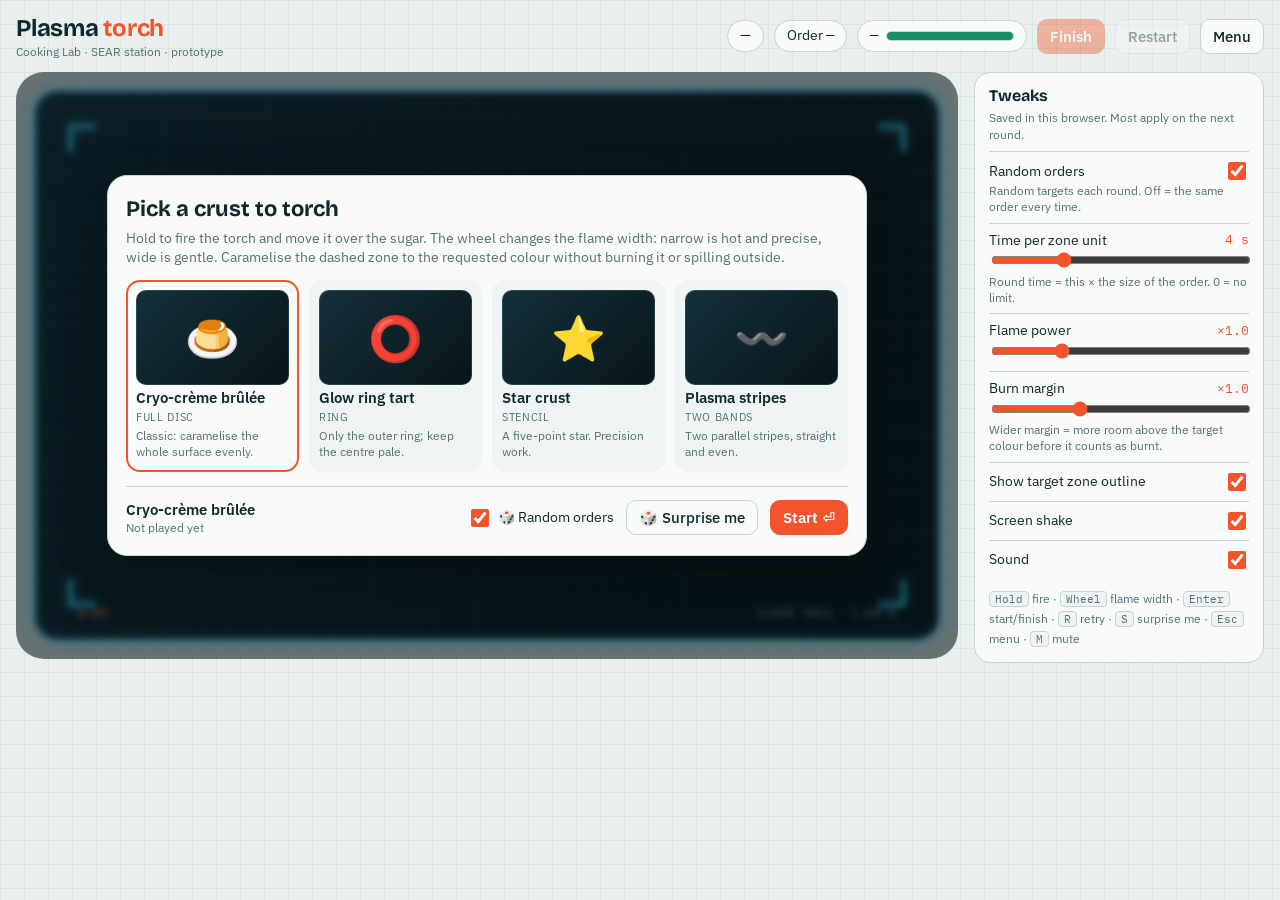
<file: minigames/torch.html>
<!doctype html>
<html lang="en">
<head>
<meta charset="utf-8">
<meta name="viewport" content="width=device-width,initial-scale=1">
<title>Plasma torch</title>
<link rel="stylesheet" href="kit.css">
</head>
<body>
<script src="specs.js"></script>
<script src="kit.js"></script>
<script>
"use strict";
/* Plasma torch · SEAR
   Aim with the mouse, hold to fire, wheel to change the flame width (narrow = hot and precise,
   wide = gentle). Caramelise the dashed target zone to the requested colour. Keep the flame moving:
   sugar burns fast, and caramel outside the zone counts as spill. */
const CX=525,CY=295,R=190,N=76,CELL=2*R/N;
const VARS=[
 {id:'disc',name:'Cryo-crème brûlée',kind:'Full disc',desc:'Classic: caramelise the whole surface evenly.',icon:'🍮',units:5},
 {id:'ring',name:'Glow ring tart',kind:'Ring',desc:'Only the outer ring; keep the centre pale.',icon:'⭕',units:4},
 {id:'star',name:'Star crust',kind:'Stencil',desc:'A five-point star. Precision work.',icon:'⭐',units:4},
 {id:'stripes',name:'Plasma stripes',kind:'Two bands',desc:'Two parallel stripes, straight and even.',icon:'〰️',units:4},
];
let S=null;
const SUG=[[245,240,225],[240,215,160],[226,160,62],[172,92,32],[72,36,16],[20,15,12]];
function colOf(c){const f=Math.max(0,Math.min(4.999,c/1.2*5)),i=Math.floor(f),u=f-i,a=SUG[i],b=SUG[i+1];return[a[0]+(b[0]-a[0])*u,a[1]+(b[1]-a[1])*u,a[2]+(b[2]-a[2])*u]}
const cname=c=>c<.2?'raw sugar':c<.45?'blond':c<.62?'golden':c<.8?'amber':c<1?'dark':'burnt';
function zoneFn(id,rot){const cs=Math.cos(rot),sn=Math.sin(rot);return(x,y)=>{const u=(x*cs+y*sn)/R,v=(-x*sn+y*cs)/R,d=Math.hypot(u,v);
  if(id==='disc')return d<.9;if(id==='ring')return d>.52&&d<.9;
  if(id==='stripes')return d<.92&&(Math.abs(v-.32)<.15||Math.abs(v+.32)<.15);
  const a=Math.atan2(v,u),k=Math.cos(2.5*a)**2,rr=.36+.52*Math.pow(k,3);return d<rr}}
MG.create({
  id:'torch',name:'Plasma torch',verb:'SEAR',plateLabel:'PLASMA TORCH · 5,000 K',
  menuTitle:'Pick a crust to torch',
  intro:'Hold to fire the torch and move it over the sugar. The wheel changes the flame width: narrow is hot and precise, wide is gentle. Caramelise the dashed zone to the requested colour without burning it or spilling outside.',
  keys:'<kbd>Hold</kbd> fire · <kbd>Wheel</kbd> flame width',
  variants:VARS,
  order(v,rand,K){const c0=.5+rand()*.25,rot=rand()*Math.PI*2;return{units:v.units,c0,rot,title:v.name,subtitle:`${cname(c0)} caramel · ${v.kind.toLowerCase()}`,chip:`${cname(c0)} · ${v.kind.toLowerCase()}`,label:'Caramel target'}},
  start(K,o){if(S&&S.snd)S.snd.stop();const z=zoneFn(o.variant.id,o.rot),inside=new Uint8Array(N*N),zone=new Uint8Array(N*N);let nz=0;
    for(let j=0;j<N;j++)for(let i=0;i<N;i++){const x=(i+.5)*CELL-R,y=(j+.5)*CELL-R,k=j*N+i;if(Math.hypot(x,y)<R*.97){inside[k]=1;if(z(x,y)){zone[k]=1;nz++}}}
    const cv=document.createElement('canvas');cv.width=cv.height=N;
    S={o,c:new Float32Array(N*N),inside,zone,nz,w:28,fire:false,snd:null,cv,cg:cv.getContext('2d'),img:new ImageData(N,N),dirty:true,
      band:[o.c0-.12,o.c0+.12],burnAt:Math.min(1.15,o.c0+.12+.18*K.T.burn)}},
  stop(){if(S&&S.snd){S.snd.stop();S.snd=null}},
  wheel(K,dy){S.w=K.clamp(S.w+dy*4,12,64)},
  down(K){S.fire=true;if(!S.snd)S.snd=K.sfx.loop('noise',1200,'bandpass')},
  up(){S.fire=false;if(S.snd){S.snd.stop();S.snd=null}},
  update(K,dt){if(!S)return;if(S.snd)S.snd.set(S.fire&&K.playing?.18:0,700+2000*(28/S.w));
    if(!S.fire||!K.playing)return;const mx=K.mouse.x-CX,my=K.mouse.y-CY,w=S.w,rr=w*2.2,amp=K.T.power*1.15*Math.pow(28/w,1.1)*dt;
    const i0=Math.max(0,Math.floor((mx-rr+R)/CELL)),i1=Math.min(N-1,Math.floor((mx+rr+R)/CELL)),j0=Math.max(0,Math.floor((my-rr+R)/CELL)),j1=Math.min(N-1,Math.floor((my+rr+R)/CELL));
    for(let j=j0;j<=j1;j++)for(let i=i0;i<=i1;i++){const k=j*N+i;if(!S.inside[k])continue;const x=(i+.5)*CELL-R,y=(j+.5)*CELL-R,d2=((x-mx)**2+(y-my)**2)/(w*w);if(d2>5)continue;
      const before=S.c[k];S.c[k]+=amp*Math.exp(-d2);if(before<S.burnAt&&S.c[k]>=S.burnAt&&Math.random()<.15)K.burst(CX+x,CY+y,{n:2,col:'#333',spd:40,life:.8,r:3,dir:-Math.PI/2})}
    S.dirty=true;if(Math.random()<dt*40)K.burst(K.mouse.x,K.mouse.y,{n:2,col:Math.random()<.5?'#9FE6FF':'#FFFFFF',spd:120,life:.25,r:2})},
  draw(K,g,now){if(!S)return;const{draw:D,C}=K;
    if(S.dirty){const d=S.img.data;for(let k=0;k<N*N;k++){const[r,gg,b]=colOf(S.c[k]);d[k*4]=r;d[k*4+1]=gg;d[k*4+2]=b;d[k*4+3]=S.inside[k]?255:0}S.cg.putImageData(S.img,0,0);S.dirty=false}
    // ramekin
    g.save();g.shadowColor=C.cyan;g.shadowBlur=20;g.fillStyle='#E8F3FF';g.beginPath();g.arc(CX,CY,R+16,0,K.TAU);g.fill();g.restore();
    g.fillStyle='#bcd3dc';g.beginPath();g.arc(CX,CY,R+6,0,K.TAU);g.fill();
    g.save();g.beginPath();g.arc(CX,CY,R,0,K.TAU);g.clip();g.imageSmoothingEnabled=true;g.drawImage(S.cv,CX-R,CY-R,2*R,2*R);
    // sugar sparkle
    g.globalAlpha=.25;for(let i=0;i<40;i++){const a=i*2.39,r=Math.sqrt(i/40)*R;g.fillStyle='#fff';g.fillRect(CX+Math.cos(a)*r,CY+Math.sin(a)*r,1.5,1.5)}g.globalAlpha=1;
    // target zone outline (marching dashes)
    if(K.T.guide){g.strokeStyle=`rgba(63,224,255,${.55+.35*Math.sin(now/250)})`;g.lineWidth=1.6;
      for(let j=0;j<N;j++)for(let i=0;i<N;i++){const k=j*N+i;if(!S.zone[k])continue;const x=CX-R+i*CELL,y=CY-R+j*CELL;
        if(i===N-1||!S.zone[k+1]){g.beginPath();g.moveTo(x+CELL,y);g.lineTo(x+CELL,y+CELL);g.stroke()}if(i===0||!S.zone[k-1]){g.beginPath();g.moveTo(x,y);g.lineTo(x,y+CELL);g.stroke()}
        if(j===N-1||!S.zone[k+N]){g.beginPath();g.moveTo(x,y+CELL);g.lineTo(x+CELL,y+CELL);g.stroke()}if(j===0||!S.zone[k-N]){g.beginPath();g.moveTo(x,y);g.lineTo(x+CELL,y);g.stroke()}}g.setLineDash([])}
    g.restore();
    // torch body + flame
    const mx=K.mouse.x,my=K.mouse.y,bx=mx+70,by=my-110;
    g.save();g.strokeStyle='#5a6b73';g.lineWidth=14;g.lineCap='round';g.beginPath();g.moveTo(bx+60,by-60);g.lineTo(bx,by);g.stroke();g.strokeStyle='#9fb4bd';g.lineWidth=8;g.beginPath();g.moveTo(bx,by);g.lineTo(mx+18,my-28);g.stroke();g.restore();
    if(S.fire&&K.playing){g.save();const fg=g.createRadialGradient(mx,my,2,mx,my,S.w*1.6);fg.addColorStop(0,'rgba(255,255,255,.95)');fg.addColorStop(.3,'rgba(120,200,255,.7)');fg.addColorStop(1,'rgba(60,120,255,0)');g.fillStyle=fg;g.beginPath();g.arc(mx,my,S.w*1.6,0,K.TAU);g.fill();
      g.strokeStyle='rgba(160,220,255,.8)';g.lineWidth=S.w*.5;g.lineCap='round';g.globalAlpha=.6;g.beginPath();g.moveTo(mx+18,my-28);g.lineTo(mx+Math.sin(now/40)*2,my);g.stroke();g.restore()}
    else{g.save();g.strokeStyle='rgba(160,220,255,.5)';g.setLineDash([3,4]);g.beginPath();g.arc(mx,my,S.w,0,K.TAU);g.stroke();g.restore()}
    // legend
    const lx=790;D.text(g,'FLAME',lx,120,{font:'600 11px "IBM Plex Mono", monospace',col:C.cyan2});D.text(g,Math.round(S.w)+' px',lx,142,{font:'700 18px "IBM Plex Mono", monospace'});D.text(g,S.w<24?'hot · precise':S.w>44?'wide · gentle':'balanced',lx,162,{font:'500 10px "IBM Plex Mono", monospace',col:C.dim});
    const sw=[.1,.35,.55,.72,.9,1.1];sw.forEach((c,i)=>{const[r,gg,b]=colOf(c),y=210+i*30;g.fillStyle=`rgb(${r|0},${gg|0},${b|0})`;g.fillRect(lx-40,y,22,20);
      const tgt=c>=S.band[0]&&c<=S.band[1];D.text(g,cname(c),lx-10,y+10,{align:'left',font:(tgt?'700':'500')+' 11px "IBM Plex Mono", monospace',col:tgt?C.ok:C.dim})});
    K.hint(K.playing?'hold = fire · wheel = flame width':'')},
  panel(K){if(!S)return{};const r=stats();return{big:Math.round(r.cov*100)+'% <small>in band</small>',sub:`${cname(S.o.c0)} · burnt ${Math.round(r.burnt*100)}% · spill ${Math.round(r.spill*100)}%`,slots:[.2,.4,.6,.8,.95].map(t=>r.cov>=t?'ok':r.cov>=t-.1?'warn':'')}},
  evaluate(K){const r=stats(),score=100*(r.part-r.burnt*1.5-r.spill*.6);
    return{score,lines:[['Zone in target colour',Math.round(r.cov*100)+'%'],['Burnt (zone)',Math.round(r.burnt*100)+'%'],['Spill outside zone',Math.round(r.spill*100)+'%'],['Target',cname(S.o.c0)]],
      bars:{items:[{v:Math.round(r.cov*100),label:'in band',cls:'ok'},{v:Math.round(r.under*100),label:'under',cls:'warn'},{v:Math.round(r.over*100),label:'over',cls:'warn'},{v:Math.round(r.burnt*100),label:'burnt',cls:'bad'}],max:100},
      note:'Score = zone closeness to the target colour − 1.5 × burnt − 0.6 × spill.'}},
});
function stats(){let cov=0,part=0,burnt=0,under=0,over=0,spill=0,nout=0;const[lo,hi]=S.band;
  for(let k=0;k<N*N;k++){if(!S.inside[k])continue;const c=S.c[k];
    if(S.zone[k]){if(c>=S.burnAt){burnt++;over++}else if(c>=lo&&c<=hi){cov++;part++}else if(c<lo){under++;part+=Math.max(0,1-(lo-c)/.3)}else{over++;part+=Math.max(0,1-(c-hi)/(S.burnAt-hi))}}
    else{nout++;if(c>.3)spill++}}
  const n=S.nz||1;return{cov:cov/n,part:part/n,burnt:burnt/n,under:under/n,over:over/n,spill:nout?spill/nout:0}}
</script>
</body>
</html>
</file>
<file: minigames/kit.css>
@import url("https://fonts.googleapis.com/css2?family=Bricolage+Grotesque:opsz,wght@12..96,500;12..96,700;12..96,800&family=IBM+Plex+Sans:wght@400;500;600&family=IBM+Plex+Mono:wght@400;500;600;700&display=swap");
/* Shared look for every Cooking Lab station minigame. Adapted from cutting-board.html. */
/* Cooking Lab palette (same tokens as the GDD) */
:root{
  --bg:#E8EFEE; --panel:#F8FBFA; --panel2:#EFF5F4; --ink:#0F282C; --muted:#557074; --line:#C6D5D3;
  --accent:#F2552C; --violet:#6A4BE0; --cyan:#0BA5C4; --ok:#178F62; --warn:#C98F00; --bad:#CC2F3C; --grid:rgba(15,40,44,.05);
  --f:"IBM Plex Sans","Segoe UI",system-ui,sans-serif; --mono:"IBM Plex Mono",ui-monospace,Consolas,monospace; --disp:"Bricolage Grotesque","Segoe UI",system-ui,sans-serif;
  color-scheme:light;
}
@media (prefers-color-scheme:dark){:root:not([data-theme="light"]){
  --bg:#0D1A1C; --panel:#14262A; --panel2:#1A2F33; --ink:#E2EFED; --muted:#8CA6A8; --line:#29403F;
  --accent:#FF6E4A; --violet:#9D88FF; --cyan:#3FE0FF; --ok:#3CC48E; --warn:#E8B53A; --bad:#FF6370; --grid:rgba(226,239,237,.04); color-scheme:dark}}
:root[data-theme="dark"]{
  --bg:#0D1A1C; --panel:#14262A; --panel2:#1A2F33; --ink:#E2EFED; --muted:#8CA6A8; --line:#29403F;
  --accent:#FF6E4A; --violet:#9D88FF; --cyan:#3FE0FF; --ok:#3CC48E; --warn:#E8B53A; --bad:#FF6370; --grid:rgba(226,239,237,.04); color-scheme:dark}
*{box-sizing:border-box}
html,body{margin:0;height:100%}
body{background:var(--bg);color:var(--ink);font:15px/1.4 var(--f);
  background-image:linear-gradient(var(--grid) 1px,transparent 1px),linear-gradient(90deg,var(--grid) 1px,transparent 1px);background-size:24px 24px}
h1,h2,h3{font-family:var(--disp)}
button{font:inherit;color:inherit;cursor:pointer}
.app{min-height:100%;display:flex;flex-direction:column;gap:12px;padding:12px 16px}
header{display:flex;align-items:center;gap:16px;flex-wrap:wrap}
.brand h1{margin:0;font-size:24px;font-weight:700;letter-spacing:-.01em}
.brand h1 span{color:var(--accent)}
.brand small{display:block;color:var(--muted);font-size:12px;margin-top:-2px}
.hud{display:flex;align-items:center;gap:10px;flex-wrap:wrap;margin-left:auto}
.chip{background:var(--panel);border:1px solid var(--line);border-radius:999px;padding:5px 12px;font-size:14px;white-space:nowrap}
.chip b{font-family:var(--mono);font-weight:700}
.timer{display:flex;align-items:center;gap:8px;min-width:170px}
.tbar{flex:1;height:10px;border-radius:6px;background:var(--panel2);overflow:hidden;border:1px solid var(--line)}
.tfill{height:100%;background:var(--ok);width:100%;transition:background .2s}
.timer.low .tfill{background:var(--bad)}
.timer.low b{color:var(--bad);animation:pulse .5s infinite alternate}
@keyframes pulse{to{transform:scale(1.15)}}
.btn{background:var(--panel);border:1px solid var(--line);border-radius:10px;padding:6px 12px;font-weight:500}
.btn:hover{border-color:var(--accent)}
.btn.primary{background:var(--accent);border-color:var(--accent);color:#fff;font-weight:600}
.btn:disabled{opacity:.4;cursor:default}
main{flex:1;display:flex;gap:16px;align-items:flex-start;min-height:0}
.stagewrap{flex:1;min-width:0;display:flex;justify-content:center}
.stage{position:relative;width:min(100%,calc((100vh - 110px) * 900 / 560));aspect-ratio:900/560}
canvas#c{width:100%;height:100%;display:block;touch-action:none;cursor:crosshair}
.overlay{position:absolute;inset:0;display:flex;align-items:center;justify-content:center;padding:16px}
.overlay[hidden]{display:none}
#menu{background:rgba(4,14,18,.55);backdrop-filter:blur(3px);border-radius:28px}
.menucard{background:var(--panel);border:1px solid var(--line);border-radius:20px;padding:18px;max-width:760px;width:100%;box-shadow:0 20px 50px rgba(0,0,0,.25);max-height:100%;overflow:auto}
.menucard h2{margin:0 0 4px;font-size:22px}
.menucard p{margin:0 0 12px;color:var(--muted);font-size:14px}
.grid{display:grid;grid-template-columns:repeat(auto-fill,minmax(150px,1fr));gap:10px}
.card{background:var(--panel2);border:2px solid transparent;border-radius:14px;padding:8px;text-align:left;display:flex;flex-direction:column;gap:2px}
.card canvas{width:100%;aspect-ratio:900/560;display:block}
.card .nm{font-weight:600}
.card .meta{font-size:12px;color:var(--muted);font-family:var(--mono)}
.card.sel{border-color:var(--accent);background:var(--panel)}
.card .kind{font-size:11px;text-transform:uppercase;letter-spacing:.06em;color:var(--muted)}
.startbar{display:flex;align-items:center;gap:12px;flex-wrap:wrap;margin-top:14px;padding-top:12px;border-top:1px solid var(--line)}
.stepper{display:flex;align-items:center;gap:6px}
.stepper button{width:32px;height:32px;border-radius:8px;border:1px solid var(--line);background:var(--panel2);font-size:18px;line-height:1}
.stepper b{font-family:var(--mono);font-size:20px;min-width:28px;text-align:center}
.startbar .sp{flex:1}
#banner{pointer-events:none}
#banner div{font-family:var(--disp);font-size:clamp(26px,5vw,56px);font-weight:800;color:#E9FDFF;text-shadow:0 0 18px rgba(63,224,255,.85),0 0 40px rgba(63,224,255,.4);text-align:center;animation:pop .35s cubic-bezier(.3,1.6,.5,1)}
#banner small{display:block;font-size:.45em;font-weight:500}
@keyframes pop{from{transform:scale(.5);opacity:0}}
#hudL{position:absolute;left:2.2%;top:3%;display:flex;flex-direction:column;align-items:flex-start;gap:8px;pointer-events:none;z-index:2}
#hudL[hidden]{display:none}
#bFinish2{pointer-events:auto;font-size:16px;padding:9px 18px;box-shadow:0 0 18px rgba(255,110,74,.45)}
#bFinish2:disabled{opacity:.35}
.otimer{margin-top:8px;padding-top:7px;border-top:1px solid rgba(127,243,255,.2)}
.otimer[hidden]{display:none}
.otrow{display:flex;align-items:baseline;justify-content:space-between;gap:12px}
.otrow b{font:700 clamp(22px,2.8vw,34px) var(--mono);color:#E2F6FF;text-shadow:0 0 12px rgba(63,224,255,.5)}
.obar{height:8px;border-radius:4px;background:rgba(127,243,255,.12);overflow:hidden;margin-top:4px}
.obar div{height:100%;width:100%;background:#3CC48E;box-shadow:0 0 10px #3CC48E}
.otimer.low b{color:#FF6370;text-shadow:0 0 14px #FF6370;animation:pulse .5s infinite alternate;display:inline-block}
.otimer.low .obar div{background:#FF6370;box-shadow:0 0 10px #FF6370}
#order{background:rgba(6,18,22,.88);color:#E2F6FF;border-radius:10px;padding:8px 16px 10px;box-shadow:0 0 24px rgba(63,224,255,.25),inset 0 0 0 1px rgba(127,243,255,.15);border:1.5px solid rgba(63,224,255,.7);backdrop-filter:blur(4px)}
.olabel{font:600 11px var(--mono);text-transform:uppercase;letter-spacing:.12em;color:#7FF3FF}
.obig{font-family:var(--mono);font-weight:700;font-size:clamp(26px,3.6vw,44px);line-height:1.05;text-shadow:0 0 14px rgba(63,224,255,.45)}
.obig small{font-size:.55em;color:#8FB6BF}
.osub{font:12px var(--mono);color:#9CC0C8}
.slots{display:flex;gap:5px;margin-top:6px;flex-wrap:wrap;max-width:260px}
.slots i{width:18px;height:18px;transform:rotate(45deg) scale(.8);border-radius:3px;border:2px solid #36606a;background:transparent}
.slots i.ok{background:#3CC48E;border-color:#3CC48E;box-shadow:0 0 10px #3CC48E}.slots i.warn{background:#E8B53A;border-color:#E8B53A;box-shadow:0 0 8px #E8B53A}
.rnd{display:flex;align-items:center;gap:6px;font-size:14px;cursor:pointer}
.rnd input{accent-color:var(--accent);width:18px;height:18px}
.stepper.off{opacity:.35;pointer-events:none}
#toast{position:absolute;left:50%;top:14px;transform:translateX(-50%);background:var(--ink);color:var(--panel);padding:6px 14px;border-radius:999px;font-weight:500;font-size:14px;pointer-events:none;opacity:0;transition:opacity .2s}
#toast.on{opacity:.92}
#result{align-items:flex-start;justify-content:flex-end;pointer-events:none}
.rcard{pointer-events:auto;background:var(--panel);border:1px solid var(--line);border-radius:18px;padding:14px 16px;width:300px;max-width:100%;box-shadow:0 16px 40px rgba(0,0,0,.25);animation:pop .3s ease-out}
.rcard.min .rbody{display:none}
.rhead{display:flex;align-items:center;gap:12px}
.score{font-family:var(--mono);font-size:44px;font-weight:700;line-height:1}
.stars{font-size:22px;color:var(--warn);letter-spacing:2px}
.grade{font-weight:600}
.rtop{display:flex;justify-content:space-between;align-items:flex-start}
.rtop .btn{padding:2px 8px;font-size:12px}
.stats{font-size:13px;color:var(--muted);margin:8px 0;font-family:var(--mono)}
.bars{position:relative;height:110px;display:flex;align-items:flex-end;gap:4px;padding:0 2px;border-bottom:1px solid var(--line);margin:6px 0 22px}
.bar{flex:1;position:relative;border-radius:5px 5px 0 0;min-width:6px}
.bar span{position:absolute;bottom:-18px;left:50%;transform:translateX(-50%);font-size:10px;font-family:var(--mono);color:var(--muted);white-space:nowrap}
.tline{position:absolute;left:0;right:0;border-top:2px dashed var(--ink);opacity:.5}
.tline i{position:absolute;right:0;top:-16px;font-size:10px;font-style:normal;font-family:var(--mono)}
.rbtns{display:flex;gap:6px;flex-wrap:wrap}
.best{font-size:12px;color:var(--muted)}
aside{width:290px;flex-shrink:0;background:var(--panel);border:1px solid var(--line);border-radius:16px;padding:12px 14px;max-height:calc(100vh - 100px);overflow:auto}
aside h3{margin:0 0 2px;font-size:16px}
aside .sub{font-size:12px;color:var(--muted);margin-bottom:8px}
.tw{padding:7px 0;border-top:1px solid var(--line);font-size:14px}
.tw label{display:flex;justify-content:space-between;align-items:center;gap:8px}
.tw output{font-family:var(--mono);font-size:13px;color:var(--accent)}
.tw input[type=range]{width:100%;accent-color:var(--accent)}
.tw select{width:100%;margin-top:4px;font:inherit;font-size:13px;padding:4px;border-radius:8px;border:1px solid var(--line);background:var(--panel2);color:var(--ink)}
.tw input[type=checkbox]{accent-color:var(--accent);width:18px;height:18px}
.tw .h{font-size:11.5px;color:var(--muted)}
.keys{font-size:12px;color:var(--muted);margin-top:10px;line-height:1.7}
kbd{font-family:var(--mono);font-size:11px;background:var(--panel2);border:1px solid var(--line);border-radius:4px;padding:0 5px}
html.embed .brand{display:none}
html.embed .app{padding-top:10px}
@media (max-width:980px){main{flex-direction:column;align-items:stretch}aside{width:auto;max-height:none}.stage{width:100%}}
/* kit additions */
.card .art{width:100%;aspect-ratio:900/560;border-radius:10px;display:grid;place-items:center;font-size:44px;background:linear-gradient(135deg,#14303a,#091519);box-shadow:inset 0 0 0 1px rgba(127,243,255,.15)}
.card .desc{font-size:12px;color:var(--muted);line-height:1.35}
.hint{position:absolute;left:2.2%;bottom:4%;font:12px var(--mono);color:#9CC0C8;background:rgba(6,18,22,.8);border:1px solid rgba(127,243,255,.3);border-radius:8px;padding:5px 10px;pointer-events:none;max-width:44%;text-align:left}
.hint:empty{display:none}
.rlines{font:12.5px var(--mono);color:var(--muted);margin:8px 0;display:grid;grid-template-columns:1fr auto;gap:2px 10px}
.rlines b{color:var(--ink);font-weight:600;text-align:right}
</file>
